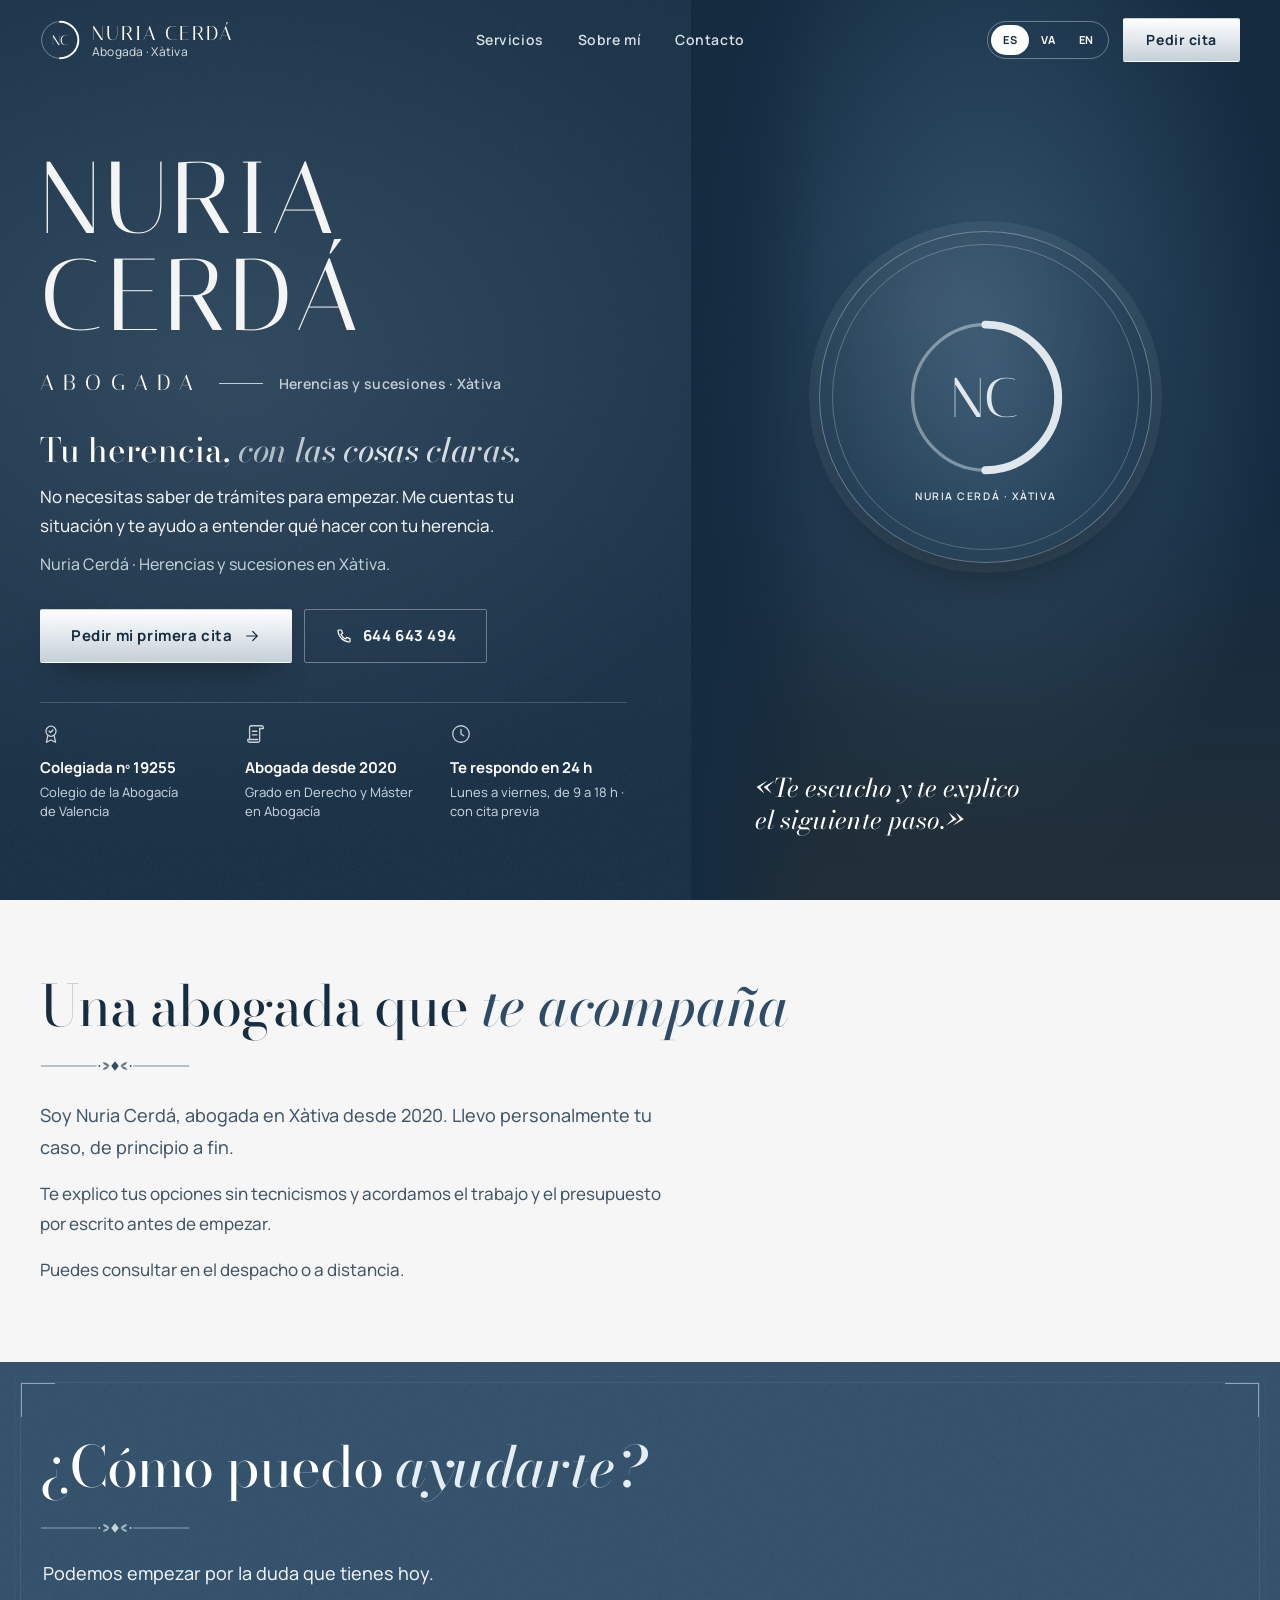
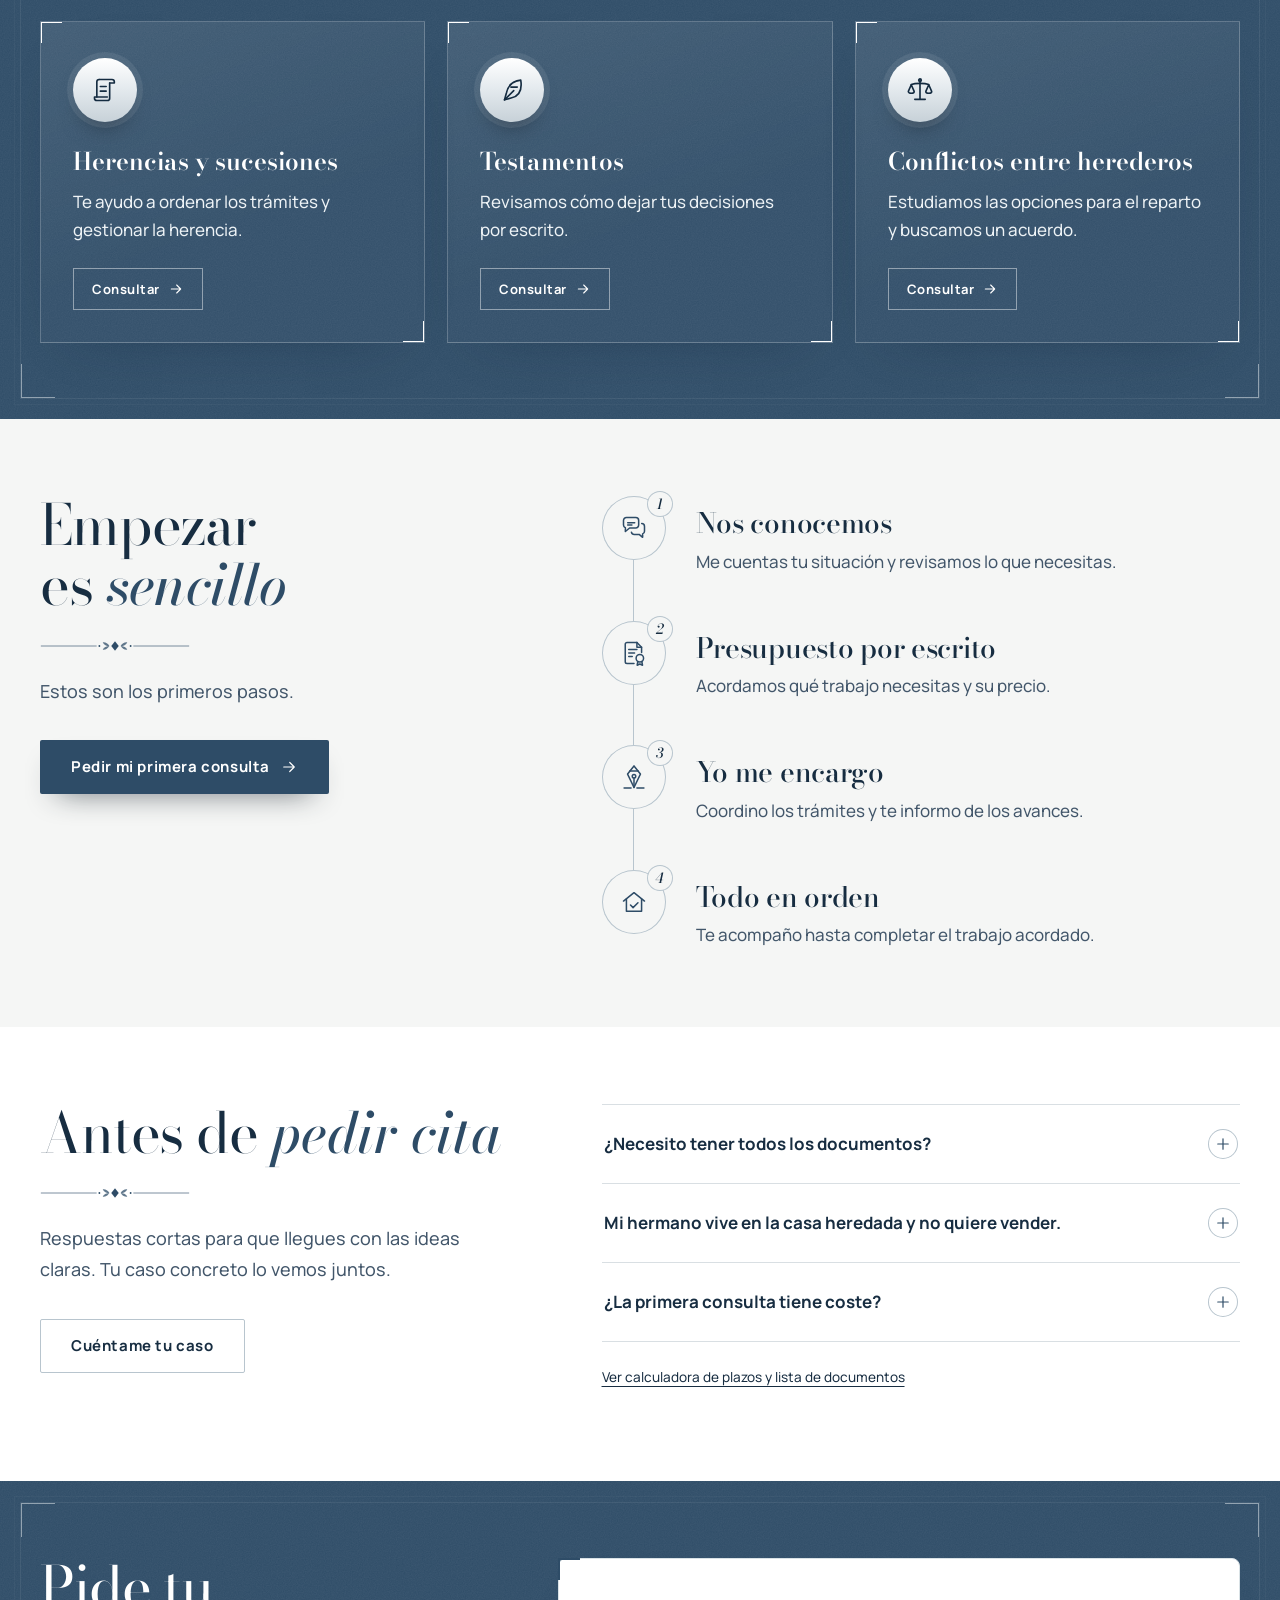
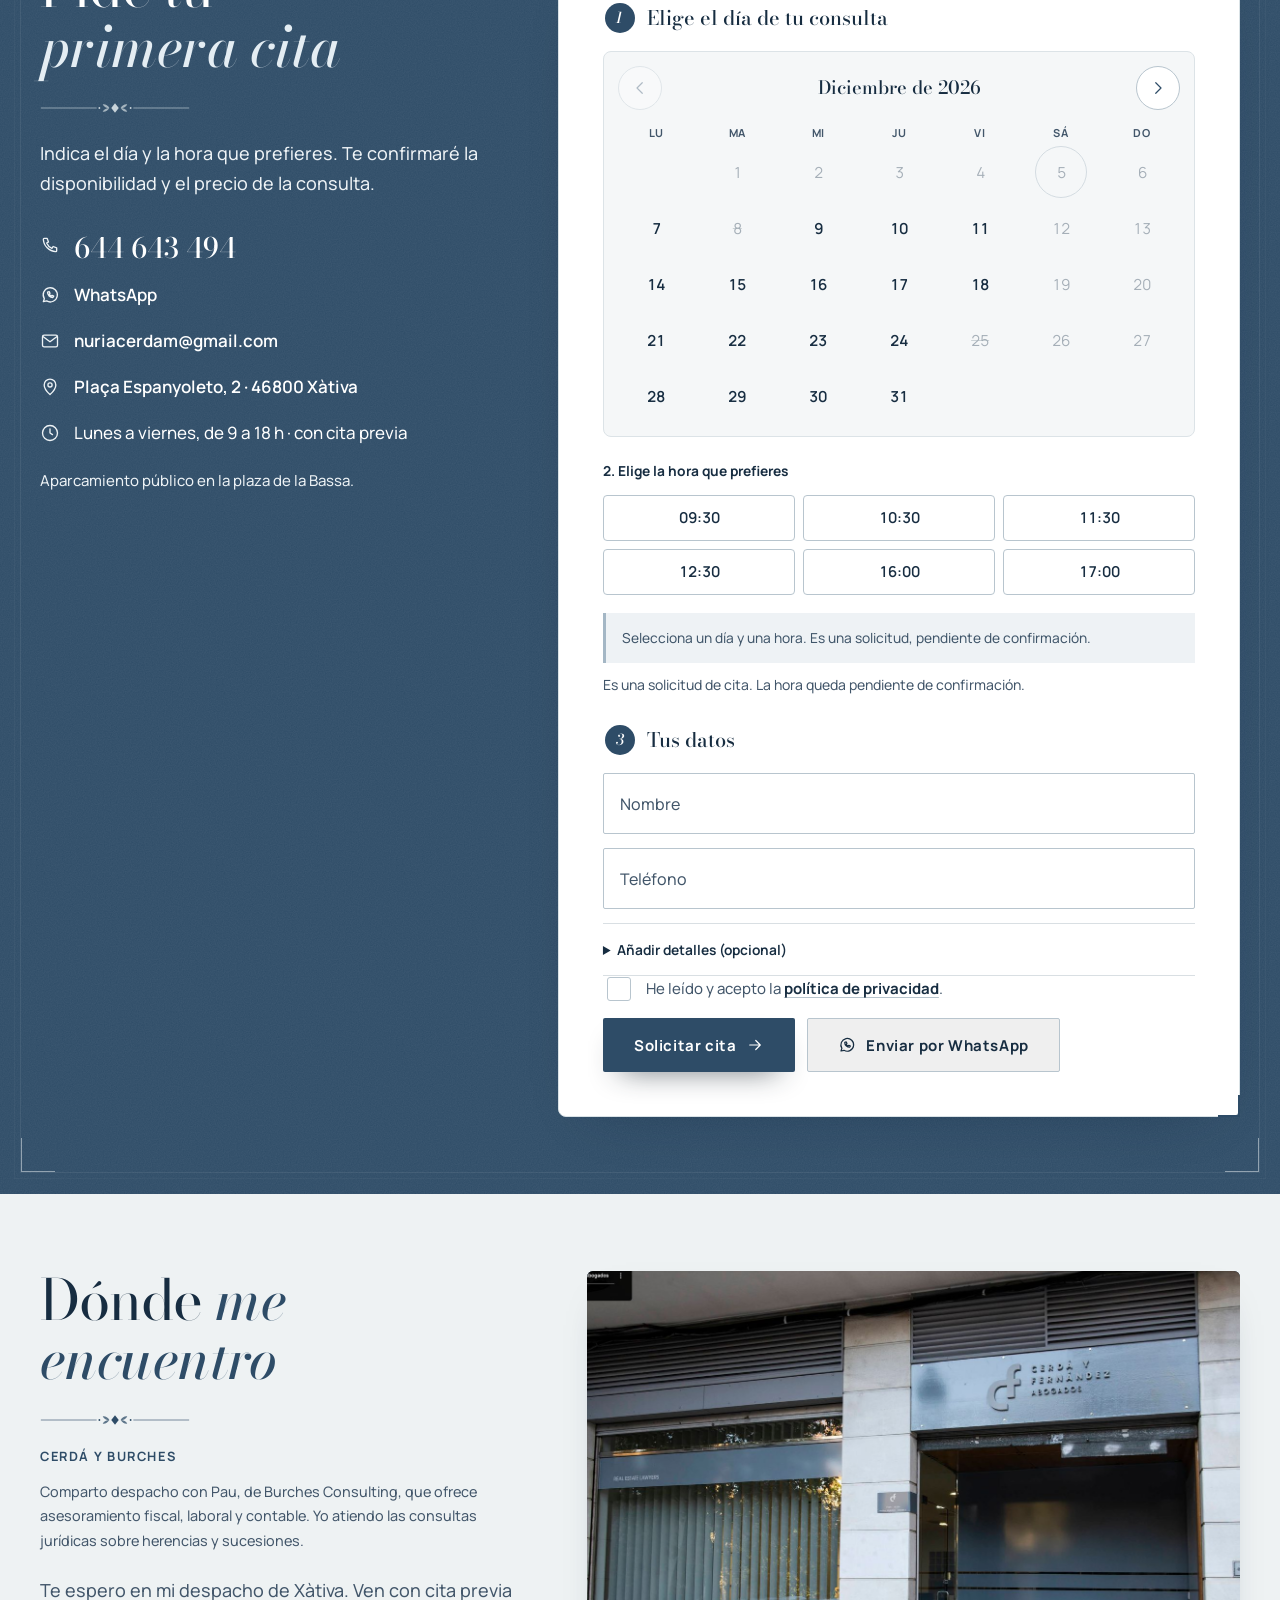
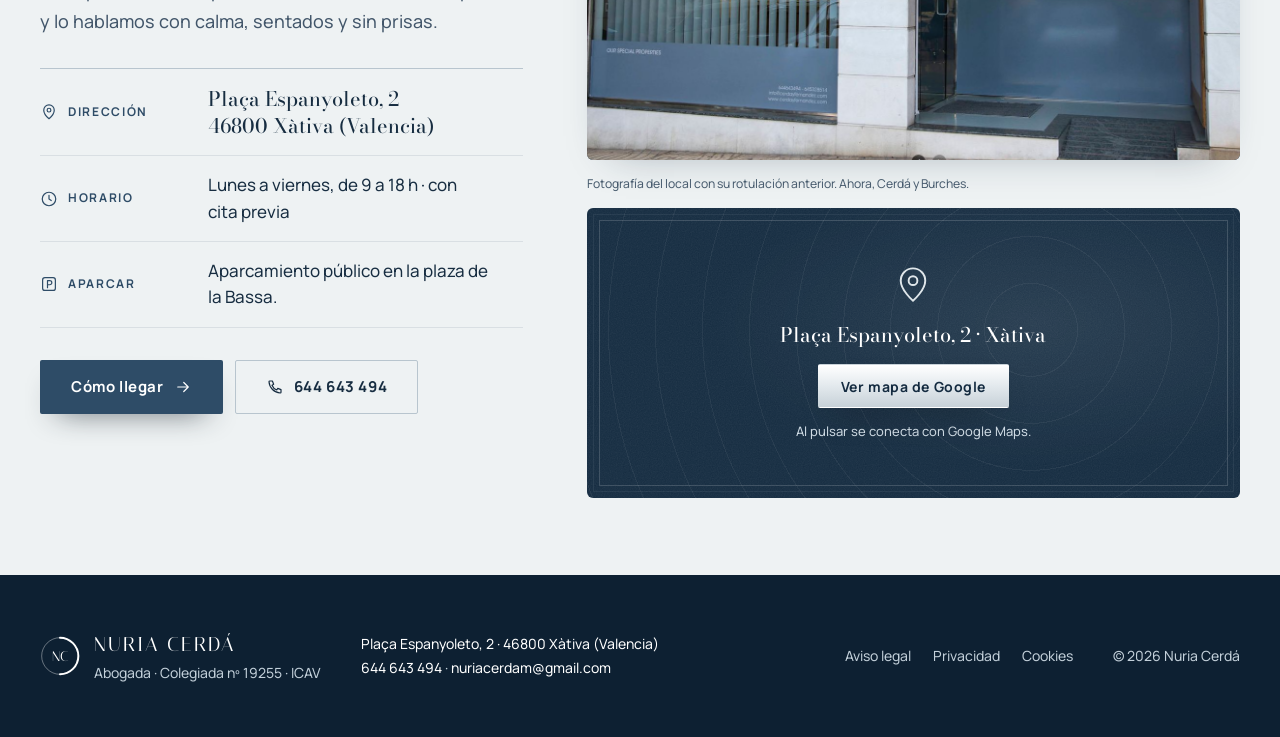
<file: index.html>
<!doctype html>
<html lang="es">
<head>
  <meta charset="utf-8">
  <meta name="viewport" content="width=device-width, initial-scale=1, viewport-fit=cover">
  <title>Nuria Cerdá · Abogada de herencias en Xàtiva</title>
  <meta name="description" content="Nuria Cerdá, abogada en Xàtiva (Valencia) especializada en herencias, testamentos, impuesto de sucesiones, conflictos entre herederos e inmuebles heredados. Atención en castellano y valenciano.">
  <meta name="theme-color" content="#2f3d46">
  <meta property="og:type" content="website">
  <meta property="og:title" content="Nuria Cerdá · Abogada de herencias en Xàtiva">
  <meta property="og:description" content="Tu familia, en buenas manos. Herencias, testamentos, impuesto de sucesiones e inmuebles heredados en Xàtiva y la Costera.">
  <meta property="og:image" content="img/compartir.jpg">
  <meta property="og:image:width" content="1200">
  <meta property="og:image:height" content="630">
  <meta property="og:image:alt" content="Nuria Cerdá, abogada de herencias y sucesiones en Xàtiva">
  <meta name="twitter:card" content="summary_large_image">
  <meta property="og:locale" content="es_ES">
  <meta property="og:locale:alternate" content="ca_ES">
  <meta property="og:locale:alternate" content="en_GB">
  <meta name="robots" content="index, follow">
  <link rel="icon" href="favicon.svg" type="image/svg+xml">
  <link rel="preload" href="fonts/manrope.woff2" as="font" type="font/woff2" crossorigin>
  <link rel="preload" href="fonts/italiana.woff2" as="font" type="font/woff2" crossorigin>
  <link rel="preload" href="fonts/bodoni-moda.woff2" as="font" type="font/woff2" crossorigin>
  <link rel="preload" href="fonts/bodoni-moda-italic.woff2" as="font" type="font/woff2" crossorigin>
  <link rel="stylesheet" href="styles.css?v=20261124-ayudas2">
  <script>document.documentElement.classList.add('js');</script>
  <script type="application/ld+json">
  {
    "@context": "https://schema.org",
    "@type": "LegalService",
    "name": "Nuria Cerdá · Abogada",
    "description": "Abogada de herencias, testamentos y sucesiones en Xàtiva.",
    "telephone": "+34644643494",
    "email": "nuriacerdam@gmail.com",
    "address": { "@type": "PostalAddress", "streetAddress": "Plaça Espanyoleto, 2", "postalCode": "46800", "addressLocality": "Xàtiva", "addressRegion": "Valencia", "addressCountry": "ES" },
    "areaServed": "Xàtiva y la Costera",
    "openingHours": "Mo-Fr 09:00-18:00",
    "knowsLanguage": ["es", "ca", "en"]
  }
  </script>
</head>
<body>
  <a class="skip-link" href="#main" data-i18n="skip">Saltar al contenido</a>

  <!-- Iconos -->
  <svg width="0" height="0" class="sr-only" aria-hidden="true">
    <defs>
      <symbol id="i-scroll" viewBox="0 0 24 24"><path d="M7 3h11a2 2 0 0 1 2 2v1h-4"/><path d="M16 6v13a2 2 0 0 1-2 2H5a2 2 0 0 1-2-2v-1h11"/><path d="M7 3a2 2 0 0 0-2 2v13"/><path d="M8 9h5M8 13h5"/></symbol>
      <symbol id="i-people" viewBox="0 0 24 24"><circle cx="8" cy="8" r="3"/><circle cx="16.5" cy="9" r="2.5"/><path d="M2.5 19c.6-3.2 2.8-5 5.5-5s4.9 1.8 5.5 5"/><path d="M14 14.6c.8-.4 1.6-.6 2.5-.6 2.3 0 4.1 1.6 4.6 4.5"/></symbol>
      <symbol id="i-check" viewBox="0 0 24 24"><path d="M5 12.5l4.5 4.5L19 7.5"/></symbol>
      <symbol id="i-phone" viewBox="0 0 24 24"><path d="M5 4h3.5l1.7 4.3-2.2 1.4a11 11 0 0 0 6.3 6.3l1.4-2.2L20 15.5V19a1 1 0 0 1-1 1A16 16 0 0 1 4 5a1 1 0 0 1 1-1z"/></symbol>
      <symbol id="i-mail" viewBox="0 0 24 24"><rect x="3" y="5" width="18" height="14" rx="2"/><path d="M3.5 6.5L12 13l8.5-6.5"/></symbol>
      <symbol id="i-pin" viewBox="0 0 24 24"><path d="M12 21s-7-6.1-7-11.5a7 7 0 0 1 14 0C19 14.9 12 21 12 21z"/><circle cx="12" cy="9.5" r="2.5"/></symbol>
      <symbol id="i-clock" viewBox="0 0 24 24"><circle cx="12" cy="12" r="9"/><path d="M12 7v5l3 2"/></symbol>
      <symbol id="i-wa" viewBox="0 0 24 24"><path d="M4 20l1.2-3.6A8.5 8.5 0 1 1 8 19.1z"/><path d="M9 8.5c0 3.6 2.9 6.5 6.5 6.5l1-1.6-2-1-1 .9a4.5 4.5 0 0 1-2.4-2.4l.9-1-1-2z"/></symbol>
      <symbol id="i-arrow" viewBox="0 0 24 24"><path d="M5 12h14M13 6l6 6-6 6"/></symbol>
      <symbol id="i-left" viewBox="0 0 24 24"><path d="M15 5l-7 7 7 7"/></symbol>
      <symbol id="i-right" viewBox="0 0 24 24"><path d="M9 5l7 7-7 7"/></symbol>
      <symbol id="i-plus" viewBox="0 0 24 24"><path d="M12 5v14M5 12h14"/></symbol>
      <symbol id="i-close" viewBox="0 0 24 24"><path d="M6 6l12 12M18 6L6 18"/></symbol>
      <symbol id="i-shield" viewBox="0 0 24 24"><path d="M12 3l7.5 3v5.5c0 4.6-3.2 8.3-7.5 9.5-4.3-1.2-7.5-4.9-7.5-9.5V6z"/></symbol>
      <symbol id="i-lock" viewBox="0 0 24 24"><rect x="5" y="10.5" width="14" height="10" rx="2"/><path d="M8 10.5V7.5a4 4 0 0 1 8 0v3"/><circle cx="12" cy="15.5" r="1.3"/></symbol>
      <symbol id="i-cal" viewBox="0 0 24 24"><rect x="3.5" y="5" width="17" height="15" rx="2"/><path d="M3.5 10h17M8 3v4M16 3v4"/></symbol>
      <!-- Pasos del método -->
      <symbol id="i-talk" viewBox="0 0 24 24"><path d="M3 5.5A2.5 2.5 0 0 1 5.5 3h8A2.5 2.5 0 0 1 16 5.5v4a2.5 2.5 0 0 1-2.5 2.5H8.2L4.6 15v-3.2A2.5 2.5 0 0 1 3 9.5z"/><path d="M18.6 8.2A2.5 2.5 0 0 1 21 10.7v4a2.5 2.5 0 0 1-1.6 2.3V20l-3-2.5h-4.2a2.5 2.5 0 0 1-2.4-1.9"/><path d="M6.6 7.5h6M6.6 9.5h3.6"/></symbol>
      <symbol id="i-seal" viewBox="0 0 24 24"><path d="M14.5 3H6a1.5 1.5 0 0 0-1.5 1.5v15A1.5 1.5 0 0 0 6 21h6"/><path d="M14.5 3l4 4v4.5"/><path d="M14.5 3v4h4"/><path d="M7.5 9h7M7.5 12h5M7.5 15h3"/><circle cx="17" cy="16.5" r="3.2"/><path d="M15.3 19.2l-.6 3.3 2.3-1.1 2.3 1.1-.6-3.3"/></symbol>
      <symbol id="i-nib" viewBox="0 0 24 24"><path d="M12 2.5l5.5 7L12 21 6.5 9.5z"/><path d="M12 21v-8.2"/><circle cx="12" cy="11.3" r="1.5"/><path d="M8.4 6.8h7.2"/><path d="M3.5 21.5h6M14.5 21.5h6"/></symbol>
      <symbol id="i-home" viewBox="0 0 24 24"><path d="M3 11.2L12 4l9 7.2"/><path d="M5.5 9.5V20h13V9.5"/><path d="M9 14.6l2.2 2.2L15.4 12.6"/></symbol>
      <!-- Servicios, compromisos y credenciales -->
      <symbol id="i-quill" viewBox="0 0 24 24"><path d="M19.5 3.5C13 4 8.6 8.4 7.2 14.6L5.6 20.4l5.6-1.5C17.5 17.5 21 13 19.5 3.5z"/><path d="M5.6 20.4L13.5 12.5"/><path d="M11 9.5h5.5"/></symbol>
      <symbol id="i-balance" viewBox="0 0 24 24"><path d="M12 4v15.5M7.5 20h9"/><path d="M4.5 7.2C8 6 16 6 19.5 7.2"/><circle cx="12" cy="3.6" r="1.1"/><path d="M4.5 7.5L2 13.2a2.5 1.6 0 0 0 5 0z"/><path d="M19.5 7.5L17 13.2a2.5 1.6 0 0 0 5 0z"/></symbol>
      <symbol id="i-coins" viewBox="0 0 24 24"><ellipse cx="9" cy="6.5" rx="5.5" ry="2.5"/><path d="M3.5 6.5v4c0 1.4 2.5 2.5 5.5 2.5s5.5-1.1 5.5-2.5v-4"/><path d="M3.5 10.5v4c0 1.4 2.5 2.5 5.5 2.5"/><circle cx="16.5" cy="15.5" r="4.5"/><path d="M14.8 17.2l3.4-3.4"/><circle cx="15.1" cy="14" r=".5"/><circle cx="17.9" cy="17" r=".5"/></symbol>
      <symbol id="i-globe" viewBox="0 0 24 24"><circle cx="12" cy="12" r="9"/><path d="M3 12h18"/><path d="M12 3c2.5 2.6 3.8 5.6 3.8 9s-1.3 6.4-3.8 9c-2.5-2.6-3.8-5.6-3.8-9S9.5 5.6 12 3z"/></symbol>
      <symbol id="i-housekey" viewBox="0 0 24 24"><path d="M3 10.6L11 4l8 6.6"/><path d="M5 9v11h6.5"/><circle cx="16.5" cy="15" r="2.6"/><path d="M18.4 16.9L21.5 20M20 18.5l1.3-1.3"/></symbol>
      <symbol id="i-user" viewBox="0 0 24 24"><circle cx="12" cy="8" r="4"/><path d="M4.5 20.5c.8-4 3.8-6.5 7.5-6.5s6.7 2.5 7.5 6.5"/></symbol>
      <symbol id="i-receipt" viewBox="0 0 24 24"><path d="M6 3h12v18l-2-1.4-2 1.4-2-1.4-2 1.4-2-1.4L6 21z"/><path d="M9 8h6M9 11.5h6M9 15h3.5"/></symbol>
      <symbol id="i-bell" viewBox="0 0 24 24"><path d="M6 16v-5a6 6 0 0 1 12 0v5l1.5 2h-15z"/><path d="M10 20.5a2 2 0 0 0 4 0"/></symbol>
      <symbol id="i-hands" viewBox="0 0 24 24"><path d="M2.5 11.5L6 8l3.2 1.2"/><path d="M21.5 11.5L18 8l-4.6 1.5-3.4 3a1.4 1.4 0 0 0 2 2l2.5-2.1"/><path d="M6 8v6.5l4.6 4a1.5 1.5 0 0 0 2-.1l4.4-4.3V8"/></symbol>
      <symbol id="i-award" viewBox="0 0 24 24"><circle cx="12" cy="9" r="5.5"/><path d="M8.6 13.4L7 21l5-2.5 5 2.5-1.6-7.6"/><path d="M10 9l1.4 1.4L14.2 7.6"/></symbol>
      <symbol id="i-quote" viewBox="0 0 24 24"><path d="M10.5 6.5C7.3 7.6 5 10.2 5 14v3.5h5.2v-5.2H7.6c0-2.2 1.1-3.7 3.4-4.6zM19.5 6.5c-3.2 1.1-5.5 3.7-5.5 7.5v3.5h5.2v-5.2h-2.6c0-2.2 1.1-3.7 3.4-4.6z"/></symbol>
      <symbol id="i-park" viewBox="0 0 24 24"><rect x="3.5" y="3.5" width="17" height="17" rx="3"/><path d="M10 17V7.5h3a2.75 2.75 0 0 1 0 5.5h-3"/></symbol>
      <!-- Ayudas: plazos y documentos -->
      <symbol id="i-hourglass" viewBox="0 0 24 24"><path d="M6.5 3h11M6.5 21h11"/><path d="M7.5 3c0 4.6 4.5 6 4.5 9s-4.5 4.4-4.5 9M16.5 3c0 4.6-4.5 6-4.5 9s4.5 4.4 4.5 9"/><path d="M9.5 18.5c.8-1.2 1.6-1.8 2.5-1.8s1.7.6 2.5 1.8"/></symbol>
      <symbol id="i-folder" viewBox="0 0 24 24"><path d="M3 6.5A1.5 1.5 0 0 1 4.5 5h4l2 2h9A1.5 1.5 0 0 1 21 8.5v9a1.5 1.5 0 0 1-1.5 1.5h-15A1.5 1.5 0 0 1 3 17.5z"/><path d="M8.5 13l2.5 2.5L15.5 11"/></symbol>
      <symbol id="i-print" viewBox="0 0 24 24"><path d="M7 9V3.5h10V9"/><rect x="3.5" y="9" width="17" height="7.5" rx="1.5"/><path d="M7 14h10v6.5H7z"/></symbol>
      <!-- Separador fino -->
      <symbol id="ornament" viewBox="0 0 240 24"><g fill="none" stroke="currentColor" stroke-linecap="round"><path class="orn-line" pathLength="1" d="M2 12h88"/><path class="orn-line" pathLength="1" d="M238 12H150"/></g><g fill="currentColor"><circle cx="95" cy="12" r="1.5"/><circle cx="145" cy="12" r="1.5"/><path d="M120 4.5l6 7.5-6 7.5-6-7.5z"/><path d="M111 12c-2.6-4.4-6.6-6.4-10.6-5.8 1.8 3.8 5.8 5.8 10.6 5.8z" opacity=".75"/><path d="M111 12c-2.6 4.4-6.6 6.4-10.6 5.8 1.8-3.8 5.8-5.8 10.6-5.8z" opacity=".75"/><path d="M129 12c2.6-4.4 6.6-6.4 10.6-5.8-1.8 3.8-5.8 5.8-10.6 5.8z" opacity=".75"/><path d="M129 12c2.6 4.4 6.6 6.4 10.6 5.8-1.8-3.8-5.8-5.8-10.6-5.8z" opacity=".75"/></g></symbol>
      <!-- Monograma -->
      <symbol id="mark" viewBox="0 0 48 48"><path d="M24 2c12 0 22 10 22 22S36 46 24 46" fill="none" stroke="currentColor" stroke-width="2.4" stroke-linecap="round"/><path d="M24 46C12 46 2 36 2 24S12 2 24 2" fill="none" stroke="currentColor" stroke-width="1" opacity=".45"/><text x="24" y="30" text-anchor="middle" font-family="Italiana, Didot, serif" font-size="17" fill="currentColor">NC</text></symbol>
    </defs>
  </svg>

  <!-- ===================== CABECERA ===================== -->
  <header class="site-header">
    <div class="container header-inner">
      <a class="brand" href="#top" aria-label="Nuria Cerdá, inicio">
        <svg class="brand-mark" aria-hidden="true"><use href="#mark"/></svg>
        <span class="brand-text"><span class="brand-name">Nuria Cerdá</span><span class="brand-role" data-i18n="role">Abogada · Xàtiva</span></span>
      </a>

      <nav class="nav" aria-label="Principal">
        <ul class="nav-list">
          <li><a href="#servicios" data-i18n="nav.services">Servicios</a></li>
          <li><a href="#sobre-mi" data-i18n="nav.about">Sobre mí</a></li>
          <li><a href="#cita" data-i18n="nav.contact">Contacto</a></li>
        </ul>
      </nav>

      <div class="header-actions">
        <div class="lang" role="group" aria-label="Idioma / Llengua / Language">
          <button class="lang-btn" type="button" data-lang="es" aria-pressed="true">ES</button>
          <button class="lang-btn" type="button" data-lang="va" aria-pressed="false">VA</button>
          <button class="lang-btn" type="button" data-lang="en" aria-pressed="false">EN</button>
          <span class="lang-thumb" aria-hidden="true"></span>
        </div>
        <a class="btn btn-cta btn-sm header-cta" href="#cita" data-i18n="cta.book">Pedir cita</a>
        <button class="menu-toggle" type="button" aria-expanded="false" aria-controls="mobile-menu">
          <span class="sr-only" data-i18n="menu">Menú</span><span class="burger" aria-hidden="true"><span></span><span></span></span>
        </button>
      </div>
    </div>

    <span class="scroll-progress" aria-hidden="true"></span>
    <div class="mobile-menu" id="mobile-menu" hidden>
      <ul>
        <li><a href="#servicios" data-i18n="nav.services">Servicios</a></li>
        <li><a href="#sobre-mi" data-i18n="nav.about">Sobre mí</a></li>
        <li><a href="#cita" data-i18n="nav.contact">Contacto</a></li>
      </ul>
      <a class="btn btn-navy" href="#cita" data-i18n="cta.book">Pedir cita</a>
      <a class="mobile-menu-phone" href="tel:+34644643494"><svg class="i"><use href="#i-phone"/></svg>644 643 494</a>
    </div>
  </header>

  <main id="main">
    <!-- ===================== PORTADA ===================== -->
    <section class="hero" id="top">
      <div class="hero-copy">
        <h1 class="hero-name">
          <span class="sr-only">Nuria Cerdá, abogada de herencias en Xàtiva</span>
          <span class="name-line" aria-hidden="true"><span data-split-name>Nuria</span></span>
          <span class="name-line" aria-hidden="true"><span data-split-name>Cerdá</span></span>
        </h1>
        <p class="hero-role" data-hero="1"><span data-i18n="hero.role">Abogada</span> <span class="hero-role-sep" aria-hidden="true"></span> <span data-i18n="hero.eyebrow">Herencias y sucesiones · Xàtiva</span></p>
        <p class="hero-claim" data-hero="2"><span data-i18n="hero.t1">Tu herencia,</span> <em class="t-bold" data-i18n="hero.t2">en buenas manos.</em></p>
        <p class="hero-lead" data-hero="3" data-i18n-html="hero.lead">No necesitas saber de trámites para empezar. Me cuentas tu situación y te ayudo a entender qué hacer con tu herencia.</p>
        <p class="hero-lead hero-lead--2" data-hero="3" data-i18n="hero.lead2">Nuria Cerdá · Herencias y sucesiones en Xàtiva.</p>
        <div class="hero-ctas" data-hero="4">
          <a class="btn btn-silver" href="#cita"><span data-i18n="cta.talk">Pedir mi primera cita</span><svg class="i"><use href="#i-arrow"/></svg></a>
          <a class="btn btn-ghost" href="tel:+34644643494"><svg class="i"><use href="#i-phone"/></svg>644 643 494</a>
        </div>
        <ul class="hero-creds" data-hero="5">
          <li><svg class="i"><use href="#i-award"/></svg><strong data-i18n="f1.t">Colegiada nº 19255</strong><span data-i18n="f1.d">Colegio de la Abogacía de Valencia</span></li>
          <li><svg class="i"><use href="#i-scroll"/></svg><strong data-i18n="f2.t">Abogada desde 2020</strong><span data-i18n="f2.d">Grado en Derecho y Máster en Abogacía</span></li>
          <li><svg class="i"><use href="#i-clock"/></svg><strong data-i18n="hero.c3">Te respondo en 24 h</strong><span data-i18n="book.hours">Lunes a viernes, de 9 a 18 h · con cita previa</span></li>
        </ul>
      </div>

      <figure class="hero-portrait">
        <div class="hp-photo">
          <!-- FOTO DE NURIA: guárdala como img/nuria-hero.jpg (vertical, 1200×1500 o mayor) y aparecerá aquí sola -->
          <div class="hp-empty" aria-hidden="true">
            <div class="nc-medallion"><span class="nc-ring"></span><svg viewBox="0 0 120 120"><use href="#mark"/></svg><span class="nc-medallion-label">NURIA CERDÁ · XÀTIVA</span></div>
          </div>
        </div>
        <svg class="hp-frame" aria-hidden="true" preserveAspectRatio="none"><rect x="0.5" y="0.5" pathLength="1"/></svg>
        <figcaption class="hp-caption" data-hero="6">
          <p class="hp-quote" data-i18n="hero.note">«Te escucho y te explico el siguiente paso.»</p>
        </figcaption>
      </figure>
    </section>


    <!-- ===================== SOBRE MÍ ===================== -->
    <section class="section about" id="sobre-mi">
      <svg class="wm wm--mark" aria-hidden="true"><use href="#mark"/></svg>
      <div class="container about-grid">


        <div class="about-copy" data-reveal>
          <h2 class="section-title" data-i18n-html="about.title">Una abogada que <em>te acompaña</em></h2>
          <svg class="ornament" aria-hidden="true"><use href="#ornament"/></svg>
          <p class="lead" data-i18n="about.p1">Soy Nuria Cerdá, abogada en Xàtiva desde 2020. Llevo personalmente tu caso, de principio a fin.</p>
          <p data-i18n="about.p2">Te explico tus opciones sin tecnicismos y acordamos el trabajo y el presupuesto por escrito antes de empezar.</p>
          <p data-i18n="about.p3">Puedes consultar en el despacho o a distancia.</p>

        </div>
      </div>
    </section>

    <!-- ===================== SITUACIONES ===================== -->


    <!-- ===================== SERVICIOS ===================== -->
    <section class="section services is-navy" id="servicios">
      <div class="container">
        <header class="head" data-reveal>
          <h2 class="section-title" data-i18n-html="services.title">¿Cómo puedo <em>ayudarte?</em></h2>
          <svg class="ornament" aria-hidden="true"><use href="#ornament"/></svg>
          <p class="lead" data-i18n="services.intro">Podemos empezar por la duda que tienes hoy.</p>
        </header>

        <ul class="svc-list" data-reveal-group>
          <li class="svc" data-reveal>
            <span class="svc-ic" aria-hidden="true"><svg class="i"><use href="#i-scroll"/></svg></span>
            <h3 data-i18n="s1.t">Herencias y sucesiones</h3>
            <p data-i18n="s1.d">Te ayudo a ordenar los trámites y gestionar la herencia.</p>
            <a class="svc-link" href="#cita" data-topic="Herencias y sucesiones"><span data-i18n="card.btn">Consultar</span><svg class="i"><use href="#i-arrow"/></svg></a>
          </li>
          <li class="svc" data-reveal>
            <span class="svc-ic" aria-hidden="true"><svg class="i"><use href="#i-quill"/></svg></span>
            <h3 data-i18n="s2.t">Testamentos</h3>
            <p data-i18n="s2.d">Revisamos cómo dejar tus decisiones por escrito.</p>
            <a class="svc-link" href="#cita" data-topic="Testamentos"><span data-i18n="card.btn">Consultar</span><svg class="i"><use href="#i-arrow"/></svg></a>
          </li>
          <li class="svc" data-reveal>
            <span class="svc-ic" aria-hidden="true"><svg class="i"><use href="#i-balance"/></svg></span>
            <h3 data-i18n="s3.t">Conflictos entre herederos</h3>
            <p data-i18n="s3.d">Estudiamos las opciones para el reparto y buscamos un acuerdo.</p>
            <a class="svc-link" href="#cita" data-topic="Conflictos entre herederos"><span data-i18n="card.btn">Consultar</span><svg class="i"><use href="#i-arrow"/></svg></a>
          </li>



        </ul>
      </div>
    </section>

    <!-- ===================== COMPROMISO ===================== -->


    <!-- ===================== MÉTODO ===================== -->
    <section class="section method" id="metodo">
      <div class="container method-grid">
        <header class="head head--left" data-reveal>
          <h2 class="section-title" data-i18n-html="method.title">Empezar es <em>sencillo</em></h2>
          <svg class="ornament" aria-hidden="true"><use href="#ornament"/></svg>
          <p class="lead" data-i18n="method.lead">Estos son los primeros pasos.</p>
          <a class="btn btn-navy" href="#cita"><span data-i18n="cta.consult">Pedir mi primera consulta</span><svg class="i"><use href="#i-arrow"/></svg></a>
        </header>

        <div class="steps-wrap">
          <span class="steps-rail" aria-hidden="true"><span class="steps-fill"></span><span class="steps-dot"></span></span>
          <ol class="steps">
            <li class="step" data-reveal><span class="step-num"><svg class="i"><use href="#i-talk"/></svg><b>1</b></span><div><h3 data-i18n="m1t">Nos conocemos</h3><p data-i18n="m1c">Me cuentas tu situación y revisamos lo que necesitas.</p></div></li>
            <li class="step" data-reveal><span class="step-num"><svg class="i"><use href="#i-seal"/></svg><b>2</b></span><div><h3 data-i18n="m2t">Presupuesto por escrito</h3><p data-i18n="m2c">Acordamos qué trabajo necesitas y su precio.</p></div></li>
            <li class="step" data-reveal><span class="step-num"><svg class="i"><use href="#i-nib"/></svg><b>3</b></span><div><h3 data-i18n="m3t">Yo me encargo</h3><p data-i18n="m3c">Coordino los trámites y te informo de los avances.</p></div></li>
            <li class="step" data-reveal><span class="step-num"><svg class="i"><use href="#i-home"/></svg><b>4</b></span><div><h3 data-i18n="m4t">Todo en orden</h3><p data-i18n="m4c">Te acompaño hasta completar el trabajo acordado.</p></div></li>
          </ol>
        </div>
      </div>
    </section>

    <!-- ===================== AYUDAS: PLAZOS Y DOCUMENTOS ===================== -->


    <!-- ===================== PREGUNTAS ===================== -->
    <section class="section faq" id="preguntas">
      <div class="container faq-grid">
        <header class="head head--left" data-reveal>
          <h2 class="section-title" data-i18n-html="faq.title">Antes de <em>pedir cita</em></h2>
          <svg class="ornament" aria-hidden="true"><use href="#ornament"/></svg>
          <p class="lead" data-i18n="faq.note">Respuestas cortas para que llegues con las ideas claras. Tu caso concreto lo vemos juntos.</p>
          <a class="btn btn-line" href="#cita" data-i18n="cta.case">Cuéntame tu caso</a>
        </header>

        <div class="faq-list" data-reveal>
          <details class="qa"><summary><span data-i18n="conversion.documents">¿Necesito tener todos los documentos?</span><svg class="i"><use href="#i-plus"/></svg></summary><div class="qa-body"><p data-i18n="conversion.documentsAnswer">No. Trae lo que tengas y revisamos juntos qué falta.</p></div></details>
<details class="qa"><summary><span data-i18n="q10">Mi hermano vive en la casa heredada y no quiere vender.</span><svg class="i"><use href="#i-plus"/></svg></summary><div class="qa-body"><p data-i18n="a10">Nadie está obligado a compartir una herencia para siempre: cualquier heredero puede pedir que se reparta. Antes de llegar a juicio busco un acuerdo: vender, comprarle su parte o pactar un alquiler.</p></div></details>
<details class="qa"><summary><span data-i18n="q6">¿La primera consulta tiene coste?</span><svg class="i"><use href="#i-plus"/></svg></summary><div class="qa-body"><p data-i18n="a6">Sí. Te indicaré su precio al confirmar la cita, antes de reunirnos. El trabajo posterior se presupuesta por escrito.</p></div></details><p class="secondary-tools"><a href="ayudas.html" data-i18n="conversion.tools">Ver calculadora de plazos y lista de documentos</a></p>









        </div>
      </div>
    </section>

    <!-- ===================== CITA / CONTACTO ===================== -->
    <section class="section booking is-navy" id="cita">
      <div class="container booking-grid">
        <aside class="contact-card" data-reveal>
          <h2 class="section-title" data-i18n-html="book.title">Pide tu <em>primera cita</em></h2>
          <svg class="ornament" aria-hidden="true"><use href="#ornament"/></svg>
          <p class="lead" data-i18n="book.lead">Indica el día y la hora que prefieres. Te confirmaré la disponibilidad y el precio de la consulta.</p>
          <ul class="contact-list">
            <li><svg class="i"><use href="#i-phone"/></svg><a href="tel:+34644643494">644 643 494</a></li>
            <li><svg class="i"><use href="#i-wa"/></svg><a href="https://wa.me/34644643494" target="_blank" rel="noopener">WhatsApp</a></li>
            <li><svg class="i"><use href="#i-mail"/></svg><a href="mailto:nuriacerdam@gmail.com">nuriacerdam@gmail.com</a></li>
            <li><svg class="i"><use href="#i-pin"/></svg><a href="https://www.google.com/maps/search/?api=1&amp;query=Pla%C3%A7a%20Espanyoleto%202%2C%2046800%20X%C3%A0tiva" target="_blank" rel="noopener">Plaça Espanyoleto, 2 · 46800 Xàtiva</a></li>
            <li><svg class="i"><use href="#i-clock"/></svg><span data-i18n="book.hours">Lunes a viernes, de 9 a 18 h · con cita previa</span></li>
          </ul>
          <p class="contact-note" data-i18n="book.parking">Aparcamiento público en la plaza de la Bassa.</p>
        </aside>

        <form class="booking-form js-mail-form" data-form="booking" novalidate data-reveal>
          <fieldset class="when">
            <legend class="form-legend"><span class="step-dot">1</span><span data-i18n="book.when">Elige el día de tu consulta</span></legend>
            <div class="cal">
              <div class="cal-head">
                <button class="cal-nav" type="button" data-dir="-1" aria-label="Mes anterior"><svg class="i"><use href="#i-left"/></svg></button>
                <p class="cal-title" id="cal-title" aria-live="polite"></p>
                <button class="cal-nav" type="button" data-dir="1" aria-label="Mes siguiente"><svg class="i"><use href="#i-right"/></svg></button>
              </div>
              <div class="cal-week" id="cal-week" aria-hidden="true"></div>
              <div class="cal-grid" id="cal-grid" role="group" aria-labelledby="cal-title"></div>
            </div>
            <p class="slot-heading" data-i18n="new.time">2. Elige la hora que prefieres</p><div class="slots" role="group" aria-label="Hora">
              <button class="slot" type="button" aria-pressed="false">09:30</button>
              <button class="slot" type="button" aria-pressed="false">10:30</button>
              <button class="slot" type="button" aria-pressed="false">11:30</button>
              <button class="slot" type="button" aria-pressed="false">12:30</button>
              <button class="slot" type="button" aria-pressed="false">16:00</button>
              <button class="slot" type="button" aria-pressed="false">17:00</button>
            </div>
            <p class="field-error when-error" id="when-e" data-i18n="err.when">Elige un día y una hora.</p>
            <p class="booking-summary" data-booking-summary aria-live="polite"></p><p class="hint" data-i18n="book.note">Es una solicitud de cita. La hora queda pendiente de confirmación.</p>
          </fieldset>

          <fieldset class="you">
            <legend class="form-legend"><span class="step-dot">3</span><span data-i18n="book.you">Tus datos</span></legend>
            <div class="field"><input id="b-name" name="name" type="text" autocomplete="name" placeholder=" " required><label for="b-name" data-i18n="f.name">Nombre</label><p class="field-error" id="b-name-e" data-i18n="err.name">Indica tu nombre.</p></div>
            <div class="field"><input id="b-phone" name="phone" type="tel" autocomplete="tel" inputmode="tel" placeholder=" " required><label for="b-phone" data-i18n="f.phone">Teléfono</label><p class="field-error" id="b-phone-e" data-i18n="err.phone">Indica un teléfono de contacto.</p></div><details class="form-optional"><summary data-i18n="conversion.optional">Añadir detalles (opcional)</summary><div class="field"><input id="b-email" name="email" type="email" autocomplete="email" placeholder=" "><label for="b-email">Email</label><p class="field-error" id="b-email-e" data-i18n="err.email">Revisa el email.</p></div>
            <div class="field field--select">
              <select id="b-topic" name="topic">
                <option data-i18n="s1.t" value="Herencias y sucesiones">Herencias y sucesiones</option>
                <option data-i18n="s2.t" value="Testamentos">Testamentos</option>
                <option data-i18n="s3.t" value="Conflictos entre herederos">Conflictos entre herederos</option>
                <option data-i18n="s4.t" value="Impuesto de sucesiones">Impuesto de sucesiones</option>
                <option data-i18n="s5.t" value="Herencias internacionales">Herencias internacionales</option>
                <option data-i18n="s6.t" value="Gestión y compraventa de inmuebles">Gestión y compraventa de inmuebles</option>
                <option data-i18n="o.other" value="Otro asunto">Otro asunto</option>
              </select>
              <label for="b-topic" data-i18n="f.topic">Asunto</label>
            </div>
            <div class="field"><textarea id="b-msg" name="message" rows="3" placeholder=" "></textarea><label for="b-msg" data-i18n="f.details">¿Quieres contarme algo de tu caso? (opcional)</label></div>
</details>
            <div class="field field--check">
              <input id="b-privacy" name="privacy" type="checkbox" required>
              <label for="b-privacy"><span data-i18n="f.privacy">He leído y acepto la</span> <a href="privacidad.html" target="_blank" data-i18n="f.privacyLink">política de privacidad</a>.</label>
              <p class="field-error" id="b-privacy-e" data-i18n="err.privacy">Debes aceptar la política de privacidad.</p>
            </div>
            <div class="form-actions">
              <button class="btn btn-navy" type="submit"><span data-i18n="book.send">Solicitar cita</span><svg class="i"><use href="#i-arrow"/></svg></button>
              <button class="btn btn-line" type="button" data-send="wa"><svg class="i"><use href="#i-wa"/></svg><span data-i18n="book.wa">Enviar por WhatsApp</span></button>
            </div>
          </fieldset>
        </form>
      </div>
    </section>

    <!-- ===================== DÓNDE ME ENCUENTRO ===================== -->
    <section class="section location" id="despacho">
      <div class="container location-grid">
        <div class="location-copy" data-reveal>
          <h2 class="section-title" data-i18n-html="loc.title">Dónde <em>me encuentro</em></h2>
          <svg class="ornament" aria-hidden="true"><use href="#ornament"/></svg>
          <p class="location-brand">Cerdá y Burches</p><p class="office-reference" data-i18n="office.reference">Comparto despacho con Pau, de Burches Consulting, que ofrece asesoramiento fiscal, laboral y contable. Yo atiendo las consultas jurídicas sobre herencias y sucesiones.</p><p class="lead" data-i18n="loc.lead">Te espero en mi despacho de Xàtiva. Ven con cita previa y lo hablamos con calma, sentados y sin prisas.</p>
          <dl class="loc-list">
            <div><dt><svg class="i" aria-hidden="true"><use href="#i-pin"/></svg><span data-i18n="loc.addr">Dirección</span></dt><dd>Plaça Espanyoleto, 2<br>46800 Xàtiva (Valencia)</dd></div>
            <div><dt><svg class="i" aria-hidden="true"><use href="#i-clock"/></svg><span data-i18n="loc.hours">Horario</span></dt><dd data-i18n="book.hours">Lunes a viernes, de 9 a 18 h · con cita previa</dd></div>
            <div><dt><svg class="i" aria-hidden="true"><use href="#i-park"/></svg><span data-i18n="loc.park">Aparcar</span></dt><dd data-i18n="book.parking">Aparcamiento público en la plaza de la Bassa.</dd></div>
          </dl>
          <div class="loc-ctas">
            <a class="btn btn-navy" href="https://www.google.com/maps/dir/?api=1&amp;destination=Pla%C3%A7a%20Espanyoleto%202%2C%2046800%20X%C3%A0tiva" target="_blank" rel="noopener"><span data-i18n="loc.route">Cómo llegar</span><svg class="i"><use href="#i-arrow"/></svg></a>
            <a class="btn btn-line" href="tel:+34644643494"><svg class="i"><use href="#i-phone"/></svg>644 643 494</a>
          </div>
        </div>

        <div class="loc-visual" data-reveal>
          <figure class="loc-photo">
            <!-- FOTO DE LA FACHADA: guárdala como img/fachada-despacho.jpg (horizontal, 1200×900) y aparecerá aquí sola -->
            <img src="img/fachada-despacho.jpg" alt="Fachada del despacho de Nuria Cerdá en la plaza Espanyoleto de Xàtiva" width="1200" height="900" loading="lazy" data-optional>
            <div class="hp-empty" aria-hidden="true">
              <svg class="loc-empty-ic"><use href="#i-home"/></svg>
              <span data-i18n="ph.facade">Aquí irá la foto del despacho</span>
            </div>
          </figure>
          <p class="facade-caption" data-i18n="new.facade">Fotografía del local con su rotulación anterior. Ahora, Cerdá y Burches.</p>
          <div class="loc-map" id="loc-map">
            <div class="loc-map-cover">
              <svg class="loc-map-pin" aria-hidden="true"><use href="#i-pin"/></svg>
              <p class="loc-map-addr">Plaça Espanyoleto, 2 · Xàtiva</p>
              <button class="btn btn-silver btn-sm" type="button" id="loc-map-btn" data-i18n="loc.map">Ver mapa de Google</button>
              <p class="loc-map-note" data-i18n="loc.mapNote">Al pulsar se conecta con Google Maps.</p>
            </div>
          </div>
        </div>
      </div>
    </section>
  </main>

  <!-- ===================== PIE ===================== -->
  <footer class="site-footer">
    <div class="container footer-inner">
      <div class="footer-brand">
        <svg class="brand-mark" aria-hidden="true"><use href="#mark"/></svg>
        <div><p class="brand-name">Nuria Cerdá</p><p class="footer-role" data-i18n="footer.role">Abogada · Colegiada nº 19255 · ICAV</p></div>
      </div>
      <address class="footer-addr"><a href="#despacho">Plaça Espanyoleto, 2 · 46800 Xàtiva (Valencia)</a><br><a href="tel:+34644643494">644 643 494</a> · <a href="mailto:nuriacerdam@gmail.com">nuriacerdam@gmail.com</a></address>
      <ul class="footer-links">
        <li><a href="aviso-legal.html" data-i18n="footer.legal">Aviso legal</a></li>
        <li><a href="privacidad.html" data-i18n="footer.privacy">Privacidad</a></li>
        <li><a href="cookies.html">Cookies</a></li>
      </ul>
      <p class="footer-copy">© <span id="year">2026</span> Nuria Cerdá</p>
    </div>
  </footer>

  <!-- Barra fija en móvil -->
  <nav class="mobile-bar" aria-label="Contacto rápido">
    <a href="tel:+34644643494"><svg class="i"><use href="#i-phone"/></svg><span data-i18n="bar.call">Llamar</span></a>
    <a href="https://wa.me/34644643494" target="_blank" rel="noopener"><svg class="i"><use href="#i-wa"/></svg>WhatsApp</a>
    <a href="#cita" class="is-main"><svg class="i"><use href="#i-cal"/></svg><span data-i18n="cta.book">Pedir cita</span></a>
  </nav>

  <!-- Confirmación tras enviar -->
  <dialog class="modal" id="thanks" aria-labelledby="thanks-t">
    <button class="modal-close" type="button" data-close aria-label="Cerrar"><svg class="i"><use href="#i-close"/></svg></button>
    <h2 id="thanks-t" class="modal-title" data-i18n="ok.title">Gracias por tu mensaje</h2>
    <p data-i18n="ok.mail">Se ha abierto tu correo con la solicitud ya preparada. Solo tienes que pulsar «Enviar». Te responderé en un máximo de 24 horas.</p>
    <svg class="ornament" aria-hidden="true"><use href="#ornament"/></svg>
    <button class="btn btn-navy btn-sm" type="button" data-close data-i18n="ok.close">Cerrar</button>
  </dialog>

  <script src="main.js?v=20261124-ayudas2" defer></script>
</body>
</html>
</file>
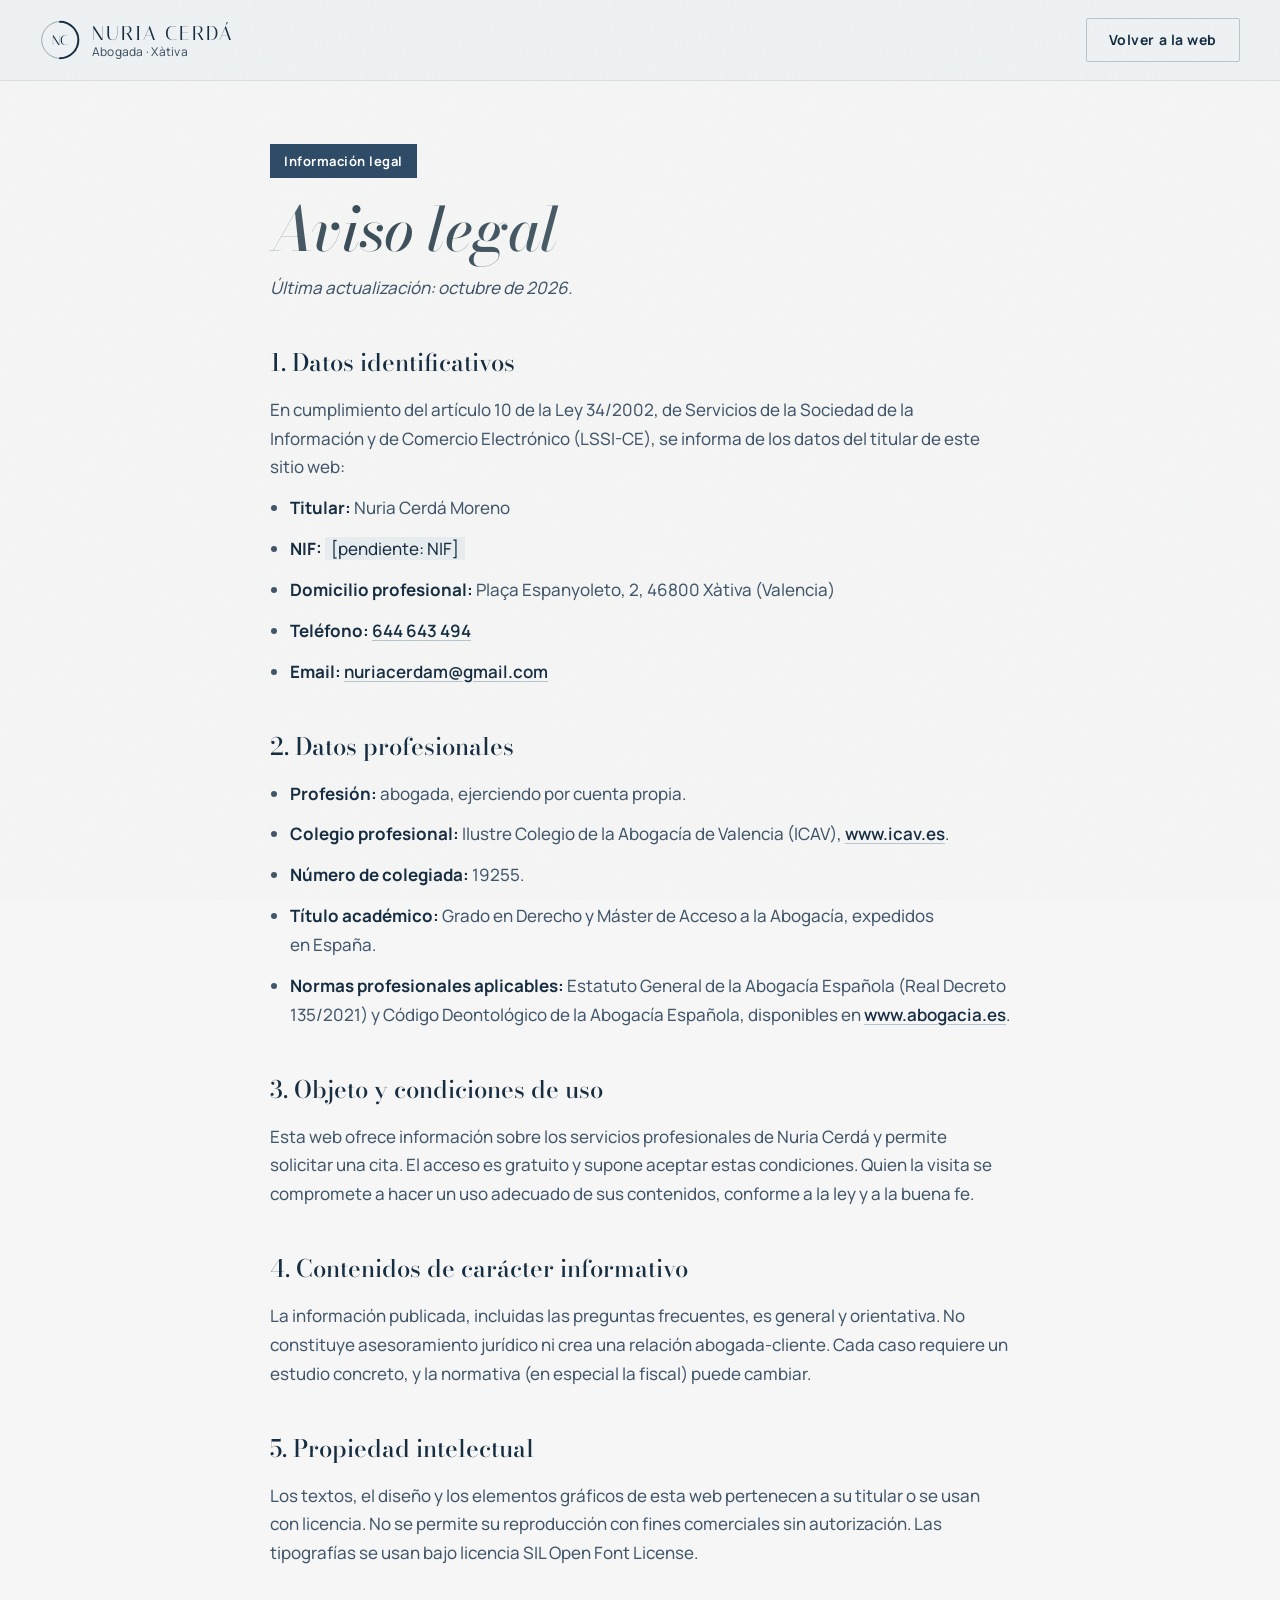
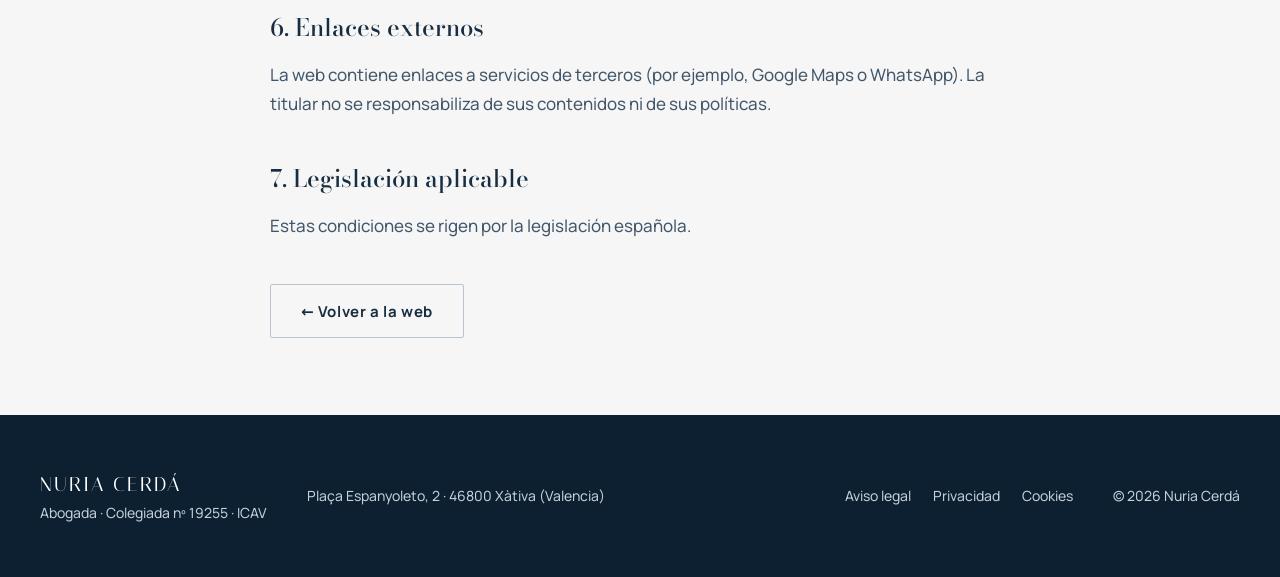
<file: aviso-legal.html>
<!doctype html>
<html lang="es">
<head>
  <meta charset="utf-8">
  <meta name="viewport" content="width=device-width, initial-scale=1, viewport-fit=cover">
  <title>Aviso legal · Nuria Cerdá, abogada en Xàtiva</title>
  <meta name="robots" content="noindex, follow">
  <meta name="theme-color" content="#14273b">
  <link rel="icon" href="favicon.svg" type="image/svg+xml">
  <link rel="stylesheet" href="styles.css?v=106">
</head>
<body>
  <header class="site-header is-scrolled">
    <div class="container header-inner">
      <a class="brand" href="index.html" aria-label="Nuria Cerdá, inicio">
        <svg class="brand-mark" viewBox="0 0 48 48" aria-hidden="true"><path d="M24 2c12 0 22 10 22 22S36 46 24 46" fill="none" stroke="currentColor" stroke-width="2.4" stroke-linecap="round"/><path d="M24 46C12 46 2 36 2 24S12 2 24 2" fill="none" stroke="currentColor" stroke-width="1" opacity=".45"/><text x="24" y="30" text-anchor="middle" font-family="Italiana, Didot, serif" font-size="17" fill="currentColor">NC</text></svg>
        <span class="brand-text"><span class="brand-name">Nuria Cerdá</span><span class="brand-role">Abogada · Xàtiva</span></span>
      </a>
      <div class="header-actions" style="margin-left:auto"><a class="btn btn-line btn-sm" href="index.html">Volver a la web</a></div>
    </div>
  </header>
  <main class="legal">
    <div class="container">
      <p class="pill">Información legal</p>
      <h1>Aviso legal</h1>
      <p><em>Última actualización: octubre de 2026.</em></p>
      <h2>1. Datos identificativos</h2>
      <p>En cumplimiento del artículo 10 de la Ley 34/2002, de Servicios de la Sociedad de la Información y de Comercio Electrónico (LSSI-CE), se informa de los datos del titular de este sitio web:</p>
      <ul>
        <li><strong>Titular:</strong> Nuria Cerdá Moreno</li>
        <li><strong>NIF:</strong> <span class="pending">[pendiente: NIF]</span></li>
        <li><strong>Domicilio profesional:</strong> Plaça Espanyoleto, 2, 46800 Xàtiva (Valencia)</li>
        <li><strong>Teléfono:</strong> <a href="tel:+34644643494">644 643 494</a></li>
        <li><strong>Email:</strong> <a href="mailto:nuriacerdam@gmail.com">nuriacerdam@gmail.com</a></li>
      </ul>
      <h2>2. Datos profesionales</h2>
      <ul>
        <li><strong>Profesión:</strong> abogada, ejerciendo por cuenta propia.</li>
        <li><strong>Colegio profesional:</strong> Ilustre Colegio de la Abogacía de Valencia (ICAV), <a href="https://www.icav.es" target="_blank" rel="noopener">www.icav.es</a>.</li>
        <li><strong>Número de colegiada:</strong> 19255.</li>
        <li><strong>Título académico:</strong> Grado en Derecho y Máster de Acceso a la Abogacía, expedidos en España.</li>
        <li><strong>Normas profesionales aplicables:</strong> Estatuto General de la Abogacía Española (Real Decreto 135/2021) y Código Deontológico de la Abogacía Española, disponibles en <a href="https://www.abogacia.es" target="_blank" rel="noopener">www.abogacia.es</a>.</li>
      </ul>
      <h2>3. Objeto y condiciones de uso</h2>
      <p>Esta web ofrece información sobre los servicios profesionales de Nuria Cerdá y permite solicitar una cita. El acceso es gratuito y supone aceptar estas condiciones. Quien la visita se compromete a hacer un uso adecuado de sus contenidos, conforme a la ley y a la buena fe.</p>
      <h2>4. Contenidos de carácter informativo</h2>
      <p>La información publicada, incluidas las preguntas frecuentes, es general y orientativa. No constituye asesoramiento jurídico ni crea una relación abogada-cliente. Cada caso requiere un estudio concreto, y la normativa (en especial la fiscal) puede cambiar.</p>
      <h2>5. Propiedad intelectual</h2>
      <p>Los textos, el diseño y los elementos gráficos de esta web pertenecen a su titular o se usan con licencia. No se permite su reproducción con fines comerciales sin autorización. Las tipografías se usan bajo licencia SIL Open Font License.</p>
      <h2>6. Enlaces externos</h2>
      <p>La web contiene enlaces a servicios de terceros (por ejemplo, Google Maps o WhatsApp). La titular no se responsabiliza de sus contenidos ni de sus políticas.</p>
      <h2>7. Legislación aplicable</h2>
      <p>Estas condiciones se rigen por la legislación española.</p>
      <a class="btn btn-line legal-back" href="index.html">← Volver a la web</a>
    </div>
  </main>
  <footer class="site-footer">
    <div class="container footer-inner">
      <div class="footer-brand"><div><p class="brand-name">Nuria Cerdá</p><p class="footer-role">Abogada · Colegiada nº 19255 · ICAV</p></div></div>
      <address class="footer-addr">Plaça Espanyoleto, 2 · 46800 Xàtiva (Valencia)</address>
      <ul class="footer-links"><li><a href="aviso-legal.html">Aviso legal</a></li><li><a href="privacidad.html">Privacidad</a></li><li><a href="cookies.html">Cookies</a></li></ul>
      <p class="footer-copy">© 2026 Nuria Cerdá</p>
    </div>
  </footer>
</body>
</html>
</file>
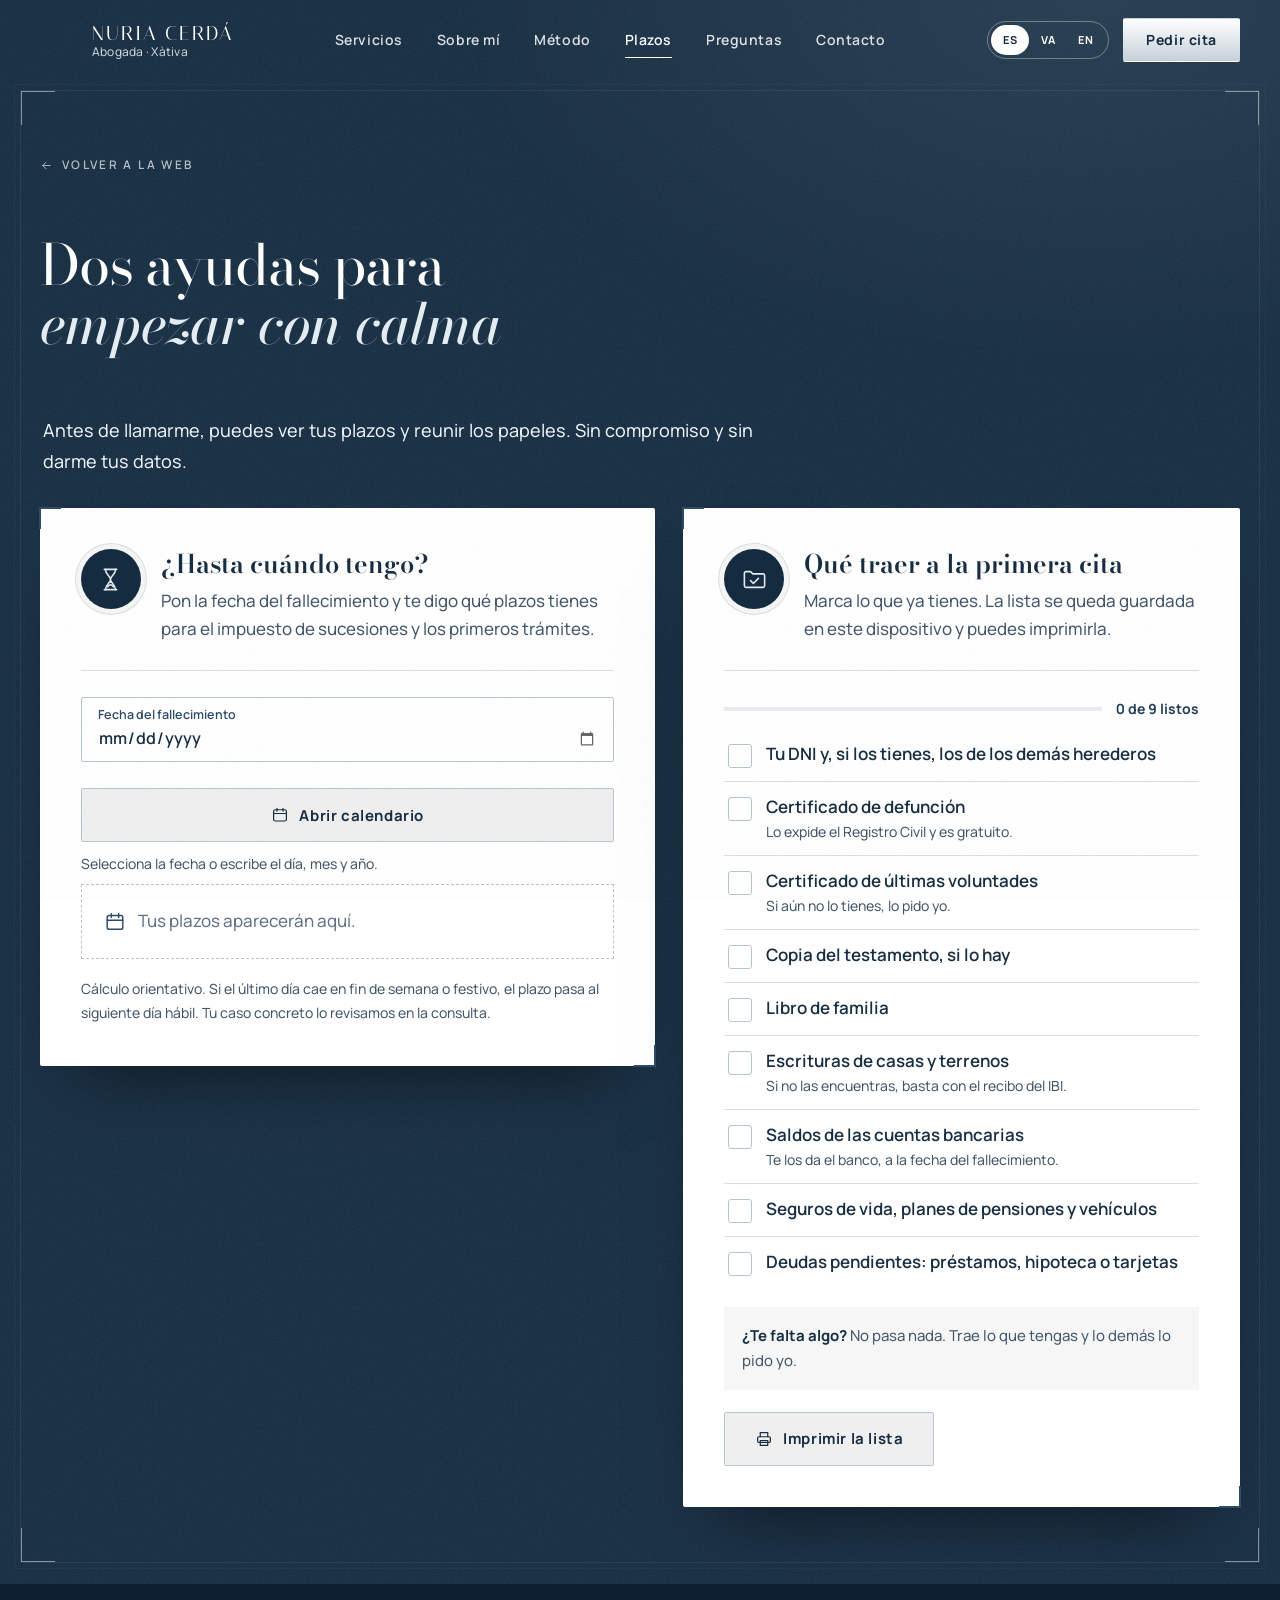
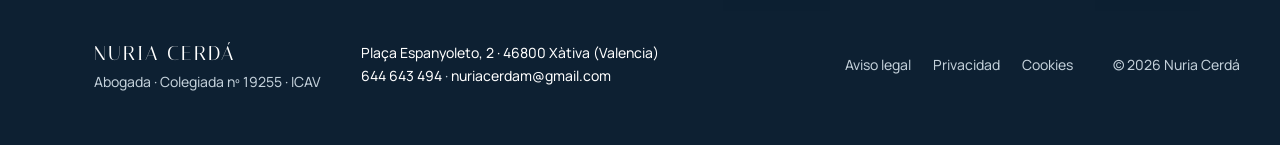
<file: ayudas.html>
<!doctype html>
<html lang="es">
<head>
  <meta charset="utf-8">
  <meta name="viewport" content="width=device-width, initial-scale=1, viewport-fit=cover">
  <title>Nuria Cerdá · Abogada de herencias en Xàtiva</title>
  <meta name="description" content="Nuria Cerdá, abogada en Xàtiva (Valencia) especializada en herencias, testamentos, impuesto de sucesiones, conflictos entre herederos e inmuebles heredados. Atención en castellano y valenciano.">
  <meta name="theme-color" content="#2f3d46">
  <meta property="og:type" content="website">
  <meta property="og:title" content="Nuria Cerdá · Abogada de herencias en Xàtiva">
  <meta property="og:description" content="Tu familia, en buenas manos. Herencias, testamentos, impuesto de sucesiones e inmuebles heredados en Xàtiva y la Costera.">
  <meta property="og:image" content="img/compartir.jpg">
  <meta property="og:image:width" content="1200">
  <meta property="og:image:height" content="630">
  <meta property="og:image:alt" content="Nuria Cerdá, abogada de herencias y sucesiones en Xàtiva">
  <meta name="twitter:card" content="summary_large_image">
  <meta property="og:locale" content="es_ES">
  <meta property="og:locale:alternate" content="ca_ES">
  <meta property="og:locale:alternate" content="en_GB">
  <meta name="robots" content="index, follow">
  <link rel="icon" href="favicon.svg" type="image/svg+xml">
  <link rel="preload" href="fonts/manrope.woff2" as="font" type="font/woff2" crossorigin>
  <link rel="preload" href="fonts/italiana.woff2" as="font" type="font/woff2" crossorigin>
  <link rel="preload" href="fonts/bodoni-moda.woff2" as="font" type="font/woff2" crossorigin>
  <link rel="preload" href="fonts/bodoni-moda-italic.woff2" as="font" type="font/woff2" crossorigin>
  <link rel="stylesheet" href="styles.css?v=20261124-ayudas2">
  <script>document.documentElement.classList.add('js');</script>
  <script type="application/ld+json">
  {
    "@context": "https://schema.org",
    "@type": "LegalService",
    "name": "Nuria Cerdá · Abogada",
    "description": "Abogada de herencias, testamentos y sucesiones en Xàtiva.",
    "telephone": "+34644643494",
    "email": "nuriacerdam@gmail.com",
    "address": { "@type": "PostalAddress", "streetAddress": "Plaça Espanyoleto, 2", "postalCode": "46800", "addressLocality": "Xàtiva", "addressRegion": "Valencia", "addressCountry": "ES" },
    "areaServed": "Xàtiva y la Costera",
    "openingHours": "Mo-Fr 09:00-18:00",
    "knowsLanguage": ["es", "ca", "en"]
  }
  </script>
</head>
<body>
  <a class="skip-link" href="index.html#main" data-i18n="skip">Saltar al contenido</a>

  <!-- Iconos -->
  <svg width="0" height="0" class="sr-only" aria-hidden="true">
    <defs>
      <symbol id="i-scroll" viewBox="0 0 24 24"><path d="M7 3h11a2 2 0 0 1 2 2v1h-4"/><path d="M16 6v13a2 2 0 0 1-2 2H5a2 2 0 0 1-2-2v-1h11"/><path d="M7 3a2 2 0 0 0-2 2v13"/><path d="M8 9h5M8 13h5"/></symbol>
      <symbol id="i-people" viewBox="0 0 24 24"><circle cx="8" cy="8" r="3"/><circle cx="16.5" cy="9" r="2.5"/><path d="M2.5 19c.6-3.2 2.8-5 5.5-5s4.9 1.8 5.5 5"/><path d="M14 14.6c.8-.4 1.6-.6 2.5-.6 2.3 0 4.1 1.6 4.6 4.5"/></symbol>
      <symbol id="i-check" viewBox="0 0 24 24"><path d="M5 12.5l4.5 4.5L19 7.5"/></symbol>
      <symbol id="i-phone" viewBox="0 0 24 24"><path d="M5 4h3.5l1.7 4.3-2.2 1.4a11 11 0 0 0 6.3 6.3l1.4-2.2L20 15.5V19a1 1 0 0 1-1 1A16 16 0 0 1 4 5a1 1 0 0 1 1-1z"/></symbol>
      <symbol id="i-mail" viewBox="0 0 24 24"><rect x="3" y="5" width="18" height="14" rx="2"/><path d="M3.5 6.5L12 13l8.5-6.5"/></symbol>
      <symbol id="i-pin" viewBox="0 0 24 24"><path d="M12 21s-7-6.1-7-11.5a7 7 0 0 1 14 0C19 14.9 12 21 12 21z"/><circle cx="12" cy="9.5" r="2.5"/></symbol>
      <symbol id="i-clock" viewBox="0 0 24 24"><circle cx="12" cy="12" r="9"/><path d="M12 7v5l3 2"/></symbol>
      <symbol id="i-wa" viewBox="0 0 24 24"><path d="M4 20l1.2-3.6A8.5 8.5 0 1 1 8 19.1z"/><path d="M9 8.5c0 3.6 2.9 6.5 6.5 6.5l1-1.6-2-1-1 .9a4.5 4.5 0 0 1-2.4-2.4l.9-1-1-2z"/></symbol>
      <symbol id="i-arrow" viewBox="0 0 24 24"><path d="M5 12h14M13 6l6 6-6 6"/></symbol>
      <symbol id="i-left" viewBox="0 0 24 24"><path d="M15 5l-7 7 7 7"/></symbol>
      <symbol id="i-right" viewBox="0 0 24 24"><path d="M9 5l7 7-7 7"/></symbol>
      <symbol id="i-plus" viewBox="0 0 24 24"><path d="M12 5v14M5 12h14"/></symbol>
      <symbol id="i-close" viewBox="0 0 24 24"><path d="M6 6l12 12M18 6L6 18"/></symbol>
      <symbol id="i-shield" viewBox="0 0 24 24"><path d="M12 3l7.5 3v5.5c0 4.6-3.2 8.3-7.5 9.5-4.3-1.2-7.5-4.9-7.5-9.5V6z"/></symbol>
      <symbol id="i-lock" viewBox="0 0 24 24"><rect x="5" y="10.5" width="14" height="10" rx="2"/><path d="M8 10.5V7.5a4 4 0 0 1 8 0v3"/><circle cx="12" cy="15.5" r="1.3"/></symbol>
      <symbol id="i-cal" viewBox="0 0 24 24"><rect x="3.5" y="5" width="17" height="15" rx="2"/><path d="M3.5 10h17M8 3v4M16 3v4"/></symbol>
      <!-- Pasos del método -->
      <symbol id="i-talk" viewBox="0 0 24 24"><path d="M3 5.5A2.5 2.5 0 0 1 5.5 3h8A2.5 2.5 0 0 1 16 5.5v4a2.5 2.5 0 0 1-2.5 2.5H8.2L4.6 15v-3.2A2.5 2.5 0 0 1 3 9.5z"/><path d="M18.6 8.2A2.5 2.5 0 0 1 21 10.7v4a2.5 2.5 0 0 1-1.6 2.3V20l-3-2.5h-4.2a2.5 2.5 0 0 1-2.4-1.9"/><path d="M6.6 7.5h6M6.6 9.5h3.6"/></symbol>
      <symbol id="i-seal" viewBox="0 0 24 24"><path d="M14.5 3H6a1.5 1.5 0 0 0-1.5 1.5v15A1.5 1.5 0 0 0 6 21h6"/><path d="M14.5 3l4 4v4.5"/><path d="M14.5 3v4h4"/><path d="M7.5 9h7M7.5 12h5M7.5 15h3"/><circle cx="17" cy="16.5" r="3.2"/><path d="M15.3 19.2l-.6 3.3 2.3-1.1 2.3 1.1-.6-3.3"/></symbol>
      <symbol id="i-nib" viewBox="0 0 24 24"><path d="M12 2.5l5.5 7L12 21 6.5 9.5z"/><path d="M12 21v-8.2"/><circle cx="12" cy="11.3" r="1.5"/><path d="M8.4 6.8h7.2"/><path d="M3.5 21.5h6M14.5 21.5h6"/></symbol>
      <symbol id="i-home" viewBox="0 0 24 24"><path d="M3 11.2L12 4l9 7.2"/><path d="M5.5 9.5V20h13V9.5"/><path d="M9 14.6l2.2 2.2L15.4 12.6"/></symbol>
      <!-- Servicios, compromisos y credenciales -->
      <symbol id="i-quill" viewBox="0 0 24 24"><path d="M19.5 3.5C13 4 8.6 8.4 7.2 14.6L5.6 20.4l5.6-1.5C17.5 17.5 21 13 19.5 3.5z"/><path d="M5.6 20.4L13.5 12.5"/><path d="M11 9.5h5.5"/></symbol>
      <symbol id="i-balance" viewBox="0 0 24 24"><path d="M12 4v15.5M7.5 20h9"/><path d="M4.5 7.2C8 6 16 6 19.5 7.2"/><circle cx="12" cy="3.6" r="1.1"/><path d="M4.5 7.5L2 13.2a2.5 1.6 0 0 0 5 0z"/><path d="M19.5 7.5L17 13.2a2.5 1.6 0 0 0 5 0z"/></symbol>
      <symbol id="i-coins" viewBox="0 0 24 24"><ellipse cx="9" cy="6.5" rx="5.5" ry="2.5"/><path d="M3.5 6.5v4c0 1.4 2.5 2.5 5.5 2.5s5.5-1.1 5.5-2.5v-4"/><path d="M3.5 10.5v4c0 1.4 2.5 2.5 5.5 2.5"/><circle cx="16.5" cy="15.5" r="4.5"/><path d="M14.8 17.2l3.4-3.4"/><circle cx="15.1" cy="14" r=".5"/><circle cx="17.9" cy="17" r=".5"/></symbol>
      <symbol id="i-globe" viewBox="0 0 24 24"><circle cx="12" cy="12" r="9"/><path d="M3 12h18"/><path d="M12 3c2.5 2.6 3.8 5.6 3.8 9s-1.3 6.4-3.8 9c-2.5-2.6-3.8-5.6-3.8-9S9.5 5.6 12 3z"/></symbol>
      <symbol id="i-housekey" viewBox="0 0 24 24"><path d="M3 10.6L11 4l8 6.6"/><path d="M5 9v11h6.5"/><circle cx="16.5" cy="15" r="2.6"/><path d="M18.4 16.9L21.5 20M20 18.5l1.3-1.3"/></symbol>
      <symbol id="i-user" viewBox="0 0 24 24"><circle cx="12" cy="8" r="4"/><path d="M4.5 20.5c.8-4 3.8-6.5 7.5-6.5s6.7 2.5 7.5 6.5"/></symbol>
      <symbol id="i-receipt" viewBox="0 0 24 24"><path d="M6 3h12v18l-2-1.4-2 1.4-2-1.4-2 1.4-2-1.4L6 21z"/><path d="M9 8h6M9 11.5h6M9 15h3.5"/></symbol>
      <symbol id="i-bell" viewBox="0 0 24 24"><path d="M6 16v-5a6 6 0 0 1 12 0v5l1.5 2h-15z"/><path d="M10 20.5a2 2 0 0 0 4 0"/></symbol>
      <symbol id="i-hands" viewBox="0 0 24 24"><path d="M2.5 11.5L6 8l3.2 1.2"/><path d="M21.5 11.5L18 8l-4.6 1.5-3.4 3a1.4 1.4 0 0 0 2 2l2.5-2.1"/><path d="M6 8v6.5l4.6 4a1.5 1.5 0 0 0 2-.1l4.4-4.3V8"/></symbol>
      <symbol id="i-award" viewBox="0 0 24 24"><circle cx="12" cy="9" r="5.5"/><path d="M8.6 13.4L7 21l5-2.5 5 2.5-1.6-7.6"/><path d="M10 9l1.4 1.4L14.2 7.6"/></symbol>
      <symbol id="i-quote" viewBox="0 0 24 24"><path d="M10.5 6.5C7.3 7.6 5 10.2 5 14v3.5h5.2v-5.2H7.6c0-2.2 1.1-3.7 3.4-4.6zM19.5 6.5c-3.2 1.1-5.5 3.7-5.5 7.5v3.5h5.2v-5.2h-2.6c0-2.2 1.1-3.7 3.4-4.6z"/></symbol>
      <symbol id="i-park" viewBox="0 0 24 24"><rect x="3.5" y="3.5" width="17" height="17" rx="3"/><path d="M10 17V7.5h3a2.75 2.75 0 0 1 0 5.5h-3"/></symbol>
      <!-- Ayudas: plazos y documentos -->
      <symbol id="i-hourglass" viewBox="0 0 24 24"><path d="M6.5 3h11M6.5 21h11"/><path d="M7.5 3c0 4.6 4.5 6 4.5 9s-4.5 4.4-4.5 9M16.5 3c0 4.6-4.5 6-4.5 9s4.5 4.4 4.5 9"/><path d="M9.5 18.5c.8-1.2 1.6-1.8 2.5-1.8s1.7.6 2.5 1.8"/></symbol>
      <symbol id="i-folder" viewBox="0 0 24 24"><path d="M3 6.5A1.5 1.5 0 0 1 4.5 5h4l2 2h9A1.5 1.5 0 0 1 21 8.5v9a1.5 1.5 0 0 1-1.5 1.5h-15A1.5 1.5 0 0 1 3 17.5z"/><path d="M8.5 13l2.5 2.5L15.5 11"/></symbol>
      <symbol id="i-print" viewBox="0 0 24 24"><path d="M7 9V3.5h10V9"/><rect x="3.5" y="9" width="17" height="7.5" rx="1.5"/><path d="M7 14h10v6.5H7z"/></symbol>
      <!-- Separador fino -->
      <symbol id="ornament" viewBox="0 0 240 24"><g fill="none" stroke="currentColor" stroke-linecap="round"><path class="orn-line" pathLength="1" d="M2 12h88"/><path class="orn-line" pathLength="1" d="M238 12H150"/></g><g fill="currentColor"><circle cx="95" cy="12" r="1.5"/><circle cx="145" cy="12" r="1.5"/><path d="M120 4.5l6 7.5-6 7.5-6-7.5z"/><path d="M111 12c-2.6-4.4-6.6-6.4-10.6-5.8 1.8 3.8 5.8 5.8 10.6 5.8z" opacity=".75"/><path d="M111 12c-2.6 4.4-6.6 6.4-10.6 5.8 1.8-3.8 5.8-5.8 10.6-5.8z" opacity=".75"/><path d="M129 12c2.6-4.4 6.6-6.4 10.6-5.8-1.8 3.8-5.8 5.8-10.6 5.8z" opacity=".75"/><path d="M129 12c2.6 4.4 6.6 6.4 10.6 5.8-1.8-3.8-5.8-5.8-10.6-5.8z" opacity=".75"/></g></symbol>
      <!-- Monograma -->
      <symbol id="mark" viewBox="0 0 48 48"><path d="M24 2c12 0 22 10 22 22S36 46 24 46" fill="none" stroke="currentColor" stroke-width="2.4" stroke-linecap="round"/><path d="M24 46C12 46 2 36 2 24S12 2 24 2" fill="none" stroke="currentColor" stroke-width="1" opacity=".45"/><text x="24" y="30" text-anchor="middle" font-family="Italiana, Didot, serif" font-size="17" fill="currentColor">NC</text></symbol>
    </defs>
  </svg>

  <!-- ===================== CABECERA ===================== -->
  <header class="site-header">
    <div class="container header-inner">
      <a class="brand" href="index.html#top" aria-label="Nuria Cerdá, inicio">
        <svg class="brand-mark" aria-hidden="true"><use href="index.html#mark"/></svg>
        <span class="brand-text"><span class="brand-name">Nuria Cerdá</span><span class="brand-role" data-i18n="role">Abogada · Xàtiva</span></span>
      </a>

      <nav class="nav" aria-label="Principal">
        <ul class="nav-list">
          <li><a href="index.html#servicios" data-i18n="nav.services">Servicios</a></li>
          <li><a href="index.html#sobre-mi" data-i18n="nav.about">Sobre mí</a></li>
          <li><a href="index.html#metodo" data-i18n="nav.method">Método</a></li>
          <li><a href="#guia" data-i18n="nav.tools">Plazos</a></li>
          <li><a href="index.html#preguntas" data-i18n="nav.faq">Preguntas</a></li>
          <li><a href="index.html#cita" data-i18n="nav.contact">Contacto</a></li>
        </ul>
      </nav>

      <div class="header-actions">
        <div class="lang" role="group" aria-label="Idioma / Llengua / Language">
          <button class="lang-btn" type="button" data-lang="es" aria-pressed="true">ES</button>
          <button class="lang-btn" type="button" data-lang="va" aria-pressed="false">VA</button>
          <button class="lang-btn" type="button" data-lang="en" aria-pressed="false">EN</button>
          <span class="lang-thumb" aria-hidden="true"></span>
        </div>
        <a class="btn btn-cta btn-sm header-cta" href="index.html#cita" data-i18n="cta.book">Pedir cita</a>
        <button class="menu-toggle" type="button" aria-expanded="false" aria-controls="mobile-menu">
          <span class="sr-only" data-i18n="menu">Menú</span><span class="burger" aria-hidden="true"><span></span><span></span></span>
        </button>
      </div>
    </div>

    <span class="scroll-progress" aria-hidden="true"></span>
    <div class="mobile-menu" id="mobile-menu" hidden>
      <ul>
        <li><a href="index.html#servicios" data-i18n="nav.services">Servicios</a></li>
        <li><a href="index.html#sobre-mi" data-i18n="nav.about">Sobre mí</a></li>
        <li><a href="index.html#metodo" data-i18n="nav.method">Método</a></li>
        <li><a href="#guia" data-i18n="nav.tools">Plazos</a></li>
        <li><a href="index.html#preguntas" data-i18n="nav.faq">Preguntas</a></li>
        <li><a href="index.html#cita" data-i18n="nav.contact">Contacto</a></li>
      </ul>
      <a class="btn btn-navy" href="index.html#cita" data-i18n="cta.book">Pedir cita</a>
      <a class="mobile-menu-phone" href="tel:+34644643494"><svg class="i"><use href="#i-phone"/></svg>644 643 494</a>
    </div>
  </header>

  <main id="main" class="aux-tools"><section class="section tools is-navy" id="guia">
      <div class="container">
        <a class="aux-back-link" href="index.html"><svg class="i" aria-hidden="true"><use href="#i-arrow"/></svg><span data-i18n="conversion.back">Volver a la web</span></a>
        <header class="head" data-reveal>
          <h2 class="section-title" data-i18n-html="tools.title">Dos ayudas para <em>empezar con calma</em></h2>
          <svg class="ornament" aria-hidden="true"><use href="index.html#ornament"/></svg>
          <p class="lead" data-i18n="tools.lead">Antes de llamarme, puedes ver tus plazos y reunir los papeles. Sin compromiso y sin darme tus datos.</p>
        </header>

        <div class="tools-grid">
          <!-- Calculadora de plazos -->
          <article class="tool tool--calc" data-reveal>
            <header class="tool-head">
              <span class="tool-ic" aria-hidden="true"><svg class="i"><use href="#i-hourglass"/></svg></span>
              <div>
                <h3 data-i18n="calc.t">¿Hasta cuándo tengo?</h3>
                <p data-i18n="calc.d">Pon la fecha del fallecimiento y te digo qué plazos tienes para el impuesto de sucesiones y los primeros trámites.</p>
              </div>
            </header>
            <div class="field field--date">
              <input id="d-date" type="date" required aria-describedby="date-help">
              <label for="d-date" data-i18n="calc.label">Fecha del fallecimiento</label>
            </div><button class="btn btn-line date-open" type="button" data-open-date><svg class="i"><use href="#i-cal"/></svg><span data-i18n="new.date">Abrir calendario</span></button><p class="hint" id="date-help" data-i18n="new.dateHelp">Selecciona la fecha o escribe el día, mes y año.</p>
            <div class="dl-out" id="dl-out" aria-live="polite">
              <p class="dl-empty"><svg class="i"><use href="#i-cal"/></svg><span data-i18n="calc.empty">Tus plazos aparecerán aquí.</span></p>
            </div>
            <p class="hint dl-note" data-i18n="calc.note">Cálculo orientativo. Si el último día cae en fin de semana o festivo, el plazo pasa al siguiente día hábil. Tu caso concreto lo revisamos en la consulta.</p>
            <a class="btn btn-navy dl-cta" href="index.html#cita" id="dl-cta" hidden><span data-i18n="calc.cta">Quiero que lo revises tú</span><svg class="i"><use href="#i-arrow"/></svg></a>
          </article>

          <!-- Qué traer a la primera cita -->
          <article class="tool tool--docs" data-reveal>
            <header class="tool-head">
              <span class="tool-ic" aria-hidden="true"><svg class="i"><use href="#i-folder"/></svg></span>
              <div>
                <h3 data-i18n="docs.t">Qué traer a la primera cita</h3>
                <p data-i18n="docs.d">Marca lo que ya tienes. La lista se queda guardada en este dispositivo y puedes imprimirla.</p>
              </div>
            </header>
            <div class="docs-progress" aria-hidden="true"><span class="docs-bar"><span class="docs-fill"></span></span><span class="docs-count" id="docs-count"></span></div>
            <ul class="docs" id="docs">
              <li><label><input type="checkbox" value="1"><span class="docs-box" aria-hidden="true"><svg class="i"><use href="#i-check"/></svg></span><span class="docs-txt"><span data-i18n="docs.1">Tu DNI y, si los tienes, los de los demás herederos</span></span></label></li>
              <li><label><input type="checkbox" value="2"><span class="docs-box" aria-hidden="true"><svg class="i"><use href="#i-check"/></svg></span><span class="docs-txt"><span data-i18n="docs.2">Certificado de defunción</span><small data-i18n="docs.2h">Lo expide el Registro Civil y es gratuito.</small></span></label></li>
              <li><label><input type="checkbox" value="3"><span class="docs-box" aria-hidden="true"><svg class="i"><use href="#i-check"/></svg></span><span class="docs-txt"><span data-i18n="docs.3">Certificado de últimas voluntades</span><small data-i18n="docs.3h">Si aún no lo tienes, lo pido yo.</small></span></label></li>
              <li><label><input type="checkbox" value="4"><span class="docs-box" aria-hidden="true"><svg class="i"><use href="#i-check"/></svg></span><span class="docs-txt"><span data-i18n="docs.4">Copia del testamento, si lo hay</span></span></label></li>
              <li><label><input type="checkbox" value="5"><span class="docs-box" aria-hidden="true"><svg class="i"><use href="#i-check"/></svg></span><span class="docs-txt"><span data-i18n="docs.5">Libro de familia</span></span></label></li>
              <li><label><input type="checkbox" value="6"><span class="docs-box" aria-hidden="true"><svg class="i"><use href="#i-check"/></svg></span><span class="docs-txt"><span data-i18n="docs.6">Escrituras de casas y terrenos</span><small data-i18n="docs.6h">Si no las encuentras, basta con el recibo del IBI.</small></span></label></li>
              <li><label><input type="checkbox" value="7"><span class="docs-box" aria-hidden="true"><svg class="i"><use href="#i-check"/></svg></span><span class="docs-txt"><span data-i18n="docs.7">Saldos de las cuentas bancarias</span><small data-i18n="docs.7h">Te los da el banco, a la fecha del fallecimiento.</small></span></label></li>
              <li><label><input type="checkbox" value="8"><span class="docs-box" aria-hidden="true"><svg class="i"><use href="#i-check"/></svg></span><span class="docs-txt"><span data-i18n="docs.8">Seguros de vida, planes de pensiones y vehículos</span></span></label></li>
              <li><label><input type="checkbox" value="9"><span class="docs-box" aria-hidden="true"><svg class="i"><use href="#i-check"/></svg></span><span class="docs-txt"><span data-i18n="docs.9">Deudas pendientes: préstamos, hipoteca o tarjetas</span></span></label></li>
            </ul>
            <p class="docs-relax" data-i18n-html="docs.relax"><strong>¿Te falta algo?</strong> No pasa nada. Trae lo que tengas y lo demás lo pido yo.</p>
            <button class="btn btn-line docs-print" type="button" id="docs-print"><svg class="i"><use href="#i-print"/></svg><span data-i18n="docs.print">Imprimir la lista</span></button>
            <p class="print-only docs-sign">Nuria Cerdá · Abogada · 644 643 494 · Plaça Espanyoleto, 2 · 46800 Xàtiva</p>
          </article>
        </div>
      </div>
    </section></main>

  <!-- ===================== PIE ===================== -->
  <footer class="site-footer">
    <div class="container footer-inner">
      <div class="footer-brand">
        <svg class="brand-mark" aria-hidden="true"><use href="index.html#mark"/></svg>
        <div><p class="brand-name">Nuria Cerdá</p><p class="footer-role" data-i18n="footer.role">Abogada · Colegiada nº 19255 · ICAV</p></div>
      </div>
      <address class="footer-addr"><a href="index.html#despacho">Plaça Espanyoleto, 2 · 46800 Xàtiva (Valencia)</a><br><a href="tel:+34644643494">644 643 494</a> · <a href="mailto:nuriacerdam@gmail.com">nuriacerdam@gmail.com</a></address>
      <ul class="footer-links">
        <li><a href="aviso-legal.html" data-i18n="footer.legal">Aviso legal</a></li>
        <li><a href="privacidad.html" data-i18n="footer.privacy">Privacidad</a></li>
        <li><a href="cookies.html">Cookies</a></li>
      </ul>
      <p class="footer-copy">© <span id="year">2026</span> Nuria Cerdá</p>
    </div>
  </footer>

  <!-- Barra fija en móvil -->
  <nav class="mobile-bar" aria-label="Contacto rápido">
    <a href="tel:+34644643494"><svg class="i"><use href="#i-phone"/></svg><span data-i18n="bar.call">Llamar</span></a>
    <a href="https://wa.me/34644643494" target="_blank" rel="noopener"><svg class="i"><use href="#i-wa"/></svg>WhatsApp</a>
    <a href="index.html#cita" class="is-main"><svg class="i"><use href="#i-cal"/></svg><span data-i18n="cta.book">Pedir cita</span></a>
  </nav>

  <!-- Confirmación tras enviar -->
  <dialog class="modal" id="thanks" aria-labelledby="thanks-t">
    <button class="modal-close" type="button" data-close aria-label="Cerrar"><svg class="i"><use href="#i-close"/></svg></button>
    <h2 id="thanks-t" class="modal-title" data-i18n="ok.title">Gracias por tu mensaje</h2>
    <p data-i18n="ok.mail">Se ha abierto tu correo con la solicitud ya preparada. Solo tienes que pulsar «Enviar». Te responderé en un máximo de 24 horas.</p>
    <svg class="ornament" aria-hidden="true"><use href="index.html#ornament"/></svg>
    <button class="btn btn-navy btn-sm" type="button" data-close data-i18n="ok.close">Cerrar</button>
  </dialog>

  <script src="main.js?v=20261124-ayudas2" defer></script>
</body>
</html>
</file>
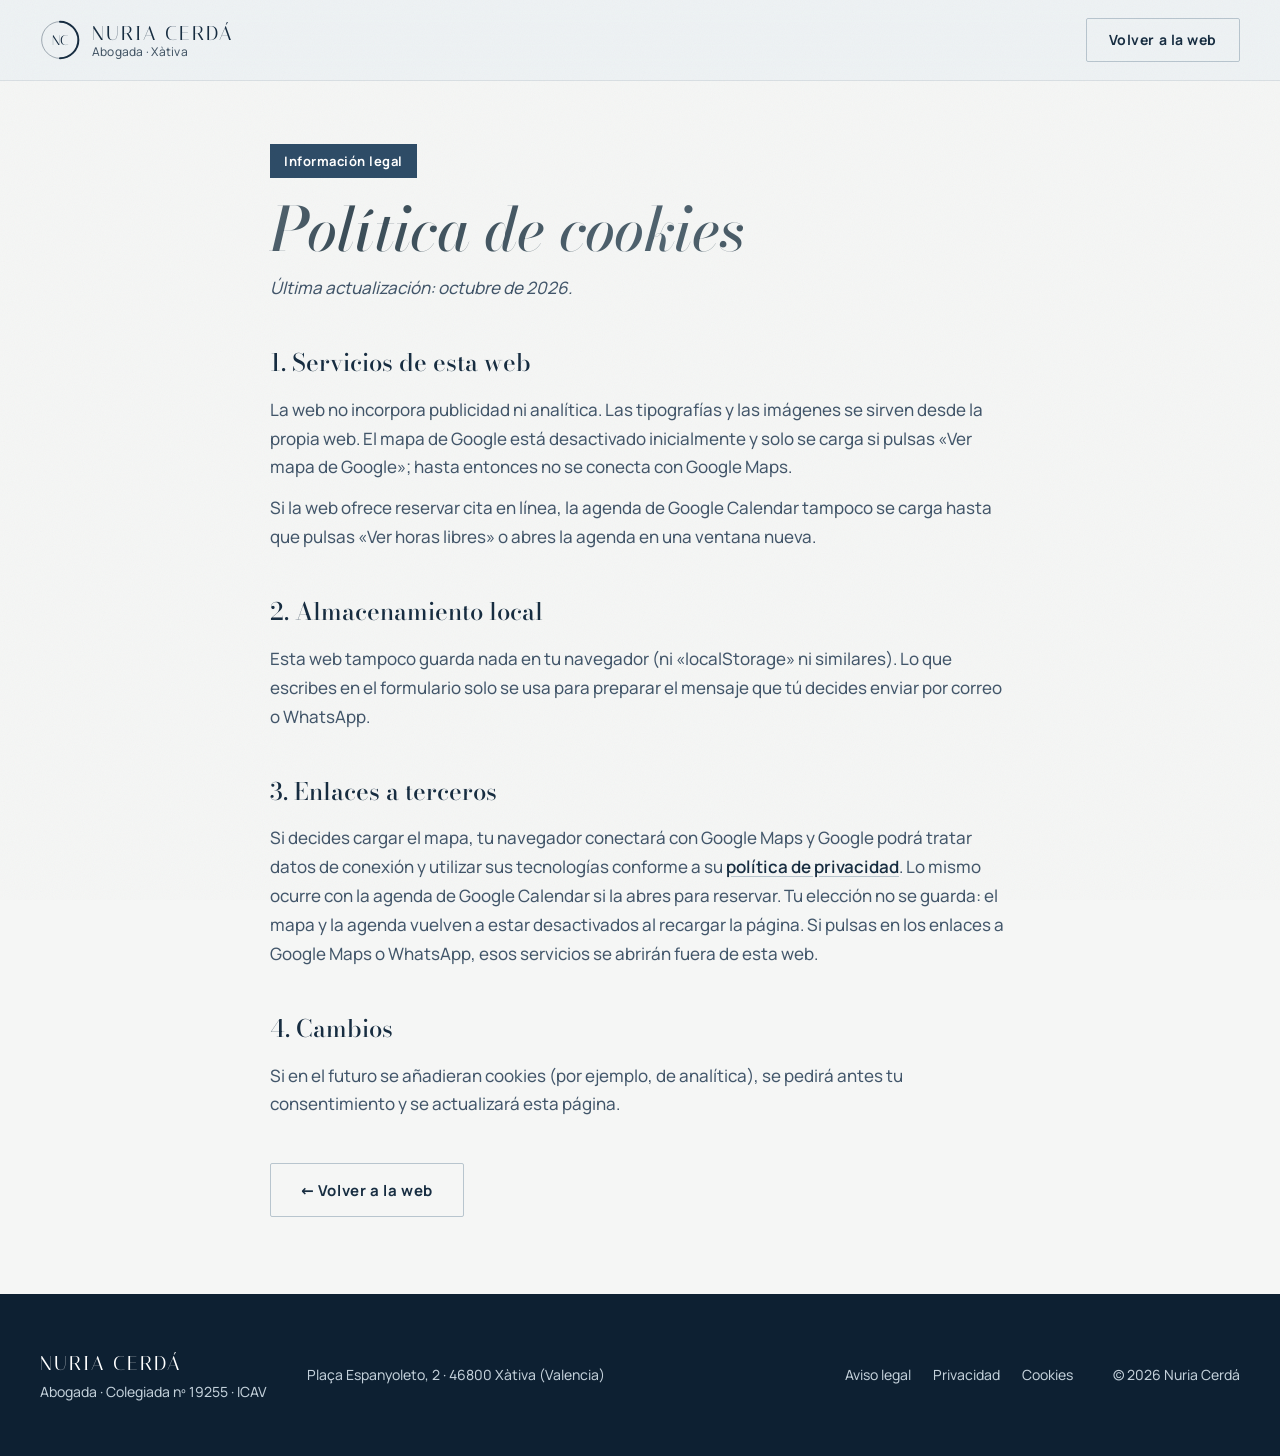
<file: cookies.html>
<!doctype html>
<html lang="es">
<head>
  <meta charset="utf-8">
  <meta name="viewport" content="width=device-width, initial-scale=1, viewport-fit=cover">
  <title>Política de cookies · Nuria Cerdá, abogada en Xàtiva</title>
  <meta name="robots" content="noindex, follow">
  <meta name="theme-color" content="#14273b">
  <link rel="icon" href="favicon.svg" type="image/svg+xml">
  <link rel="stylesheet" href="styles.css?v=106">
</head>
<body>
  <header class="site-header is-scrolled">
    <div class="container header-inner">
      <a class="brand" href="index.html" aria-label="Nuria Cerdá, inicio">
        <svg class="brand-mark" viewBox="0 0 48 48" aria-hidden="true"><path d="M24 2c12 0 22 10 22 22S36 46 24 46" fill="none" stroke="currentColor" stroke-width="2.4" stroke-linecap="round"/><path d="M24 46C12 46 2 36 2 24S12 2 24 2" fill="none" stroke="currentColor" stroke-width="1" opacity=".45"/><text x="24" y="30" text-anchor="middle" font-family="Italiana, Didot, serif" font-size="17" fill="currentColor">NC</text></svg>
        <span class="brand-text"><span class="brand-name">Nuria Cerdá</span><span class="brand-role">Abogada · Xàtiva</span></span>
      </a>
      <div class="header-actions" style="margin-left:auto"><a class="btn btn-line btn-sm" href="index.html">Volver a la web</a></div>
    </div>
  </header>
  <main class="legal">
    <div class="container">
      <p class="pill">Información legal</p>
      <h1>Política de cookies</h1>
      <p><em>Última actualización: octubre de 2026.</em></p>
      <h2>1. Servicios de esta web</h2>
      <p>La web no incorpora publicidad ni analítica. Las tipografías y las imágenes se sirven desde la propia web. El mapa de Google está desactivado inicialmente y solo se carga si pulsas «Ver mapa de Google»; hasta entonces no se conecta con Google Maps.</p>
      <p>Si la web ofrece reservar cita en línea, la agenda de Google Calendar tampoco se carga hasta que pulsas «Ver horas libres» o abres la agenda en una ventana nueva.</p>
      <h2>2. Almacenamiento local</h2>
      <p>Esta web tampoco guarda nada en tu navegador (ni «localStorage» ni similares). Lo que escribes en el formulario solo se usa para preparar el mensaje que tú decides enviar por correo o WhatsApp.</p>
      <h2>3. Enlaces a terceros</h2>
      <p>Si decides cargar el mapa, tu navegador conectará con Google Maps y Google podrá tratar datos de conexión y utilizar sus tecnologías conforme a su <a href="https://policies.google.com/privacy" target="_blank" rel="noopener">política de privacidad</a>. Lo mismo ocurre con la agenda de Google Calendar si la abres para reservar. Tu elección no se guarda: el mapa y la agenda vuelven a estar desactivados al recargar la página. Si pulsas en los enlaces a Google Maps o WhatsApp, esos servicios se abrirán fuera de esta web.</p>
      <h2>4. Cambios</h2>
      <p>Si en el futuro se añadieran cookies (por ejemplo, de analítica), se pedirá antes tu consentimiento y se actualizará esta página.</p>
      <a class="btn btn-line legal-back" href="index.html">← Volver a la web</a>
    </div>
  </main>
  <footer class="site-footer">
    <div class="container footer-inner">
      <div class="footer-brand"><div><p class="brand-name">Nuria Cerdá</p><p class="footer-role">Abogada · Colegiada nº 19255 · ICAV</p></div></div>
      <address class="footer-addr">Plaça Espanyoleto, 2 · 46800 Xàtiva (Valencia)</address>
      <ul class="footer-links"><li><a href="aviso-legal.html">Aviso legal</a></li><li><a href="privacidad.html">Privacidad</a></li><li><a href="cookies.html">Cookies</a></li></ul>
      <p class="footer-copy">© 2026 Nuria Cerdá</p>
    </div>
  </footer>
</body>
</html>
</file>
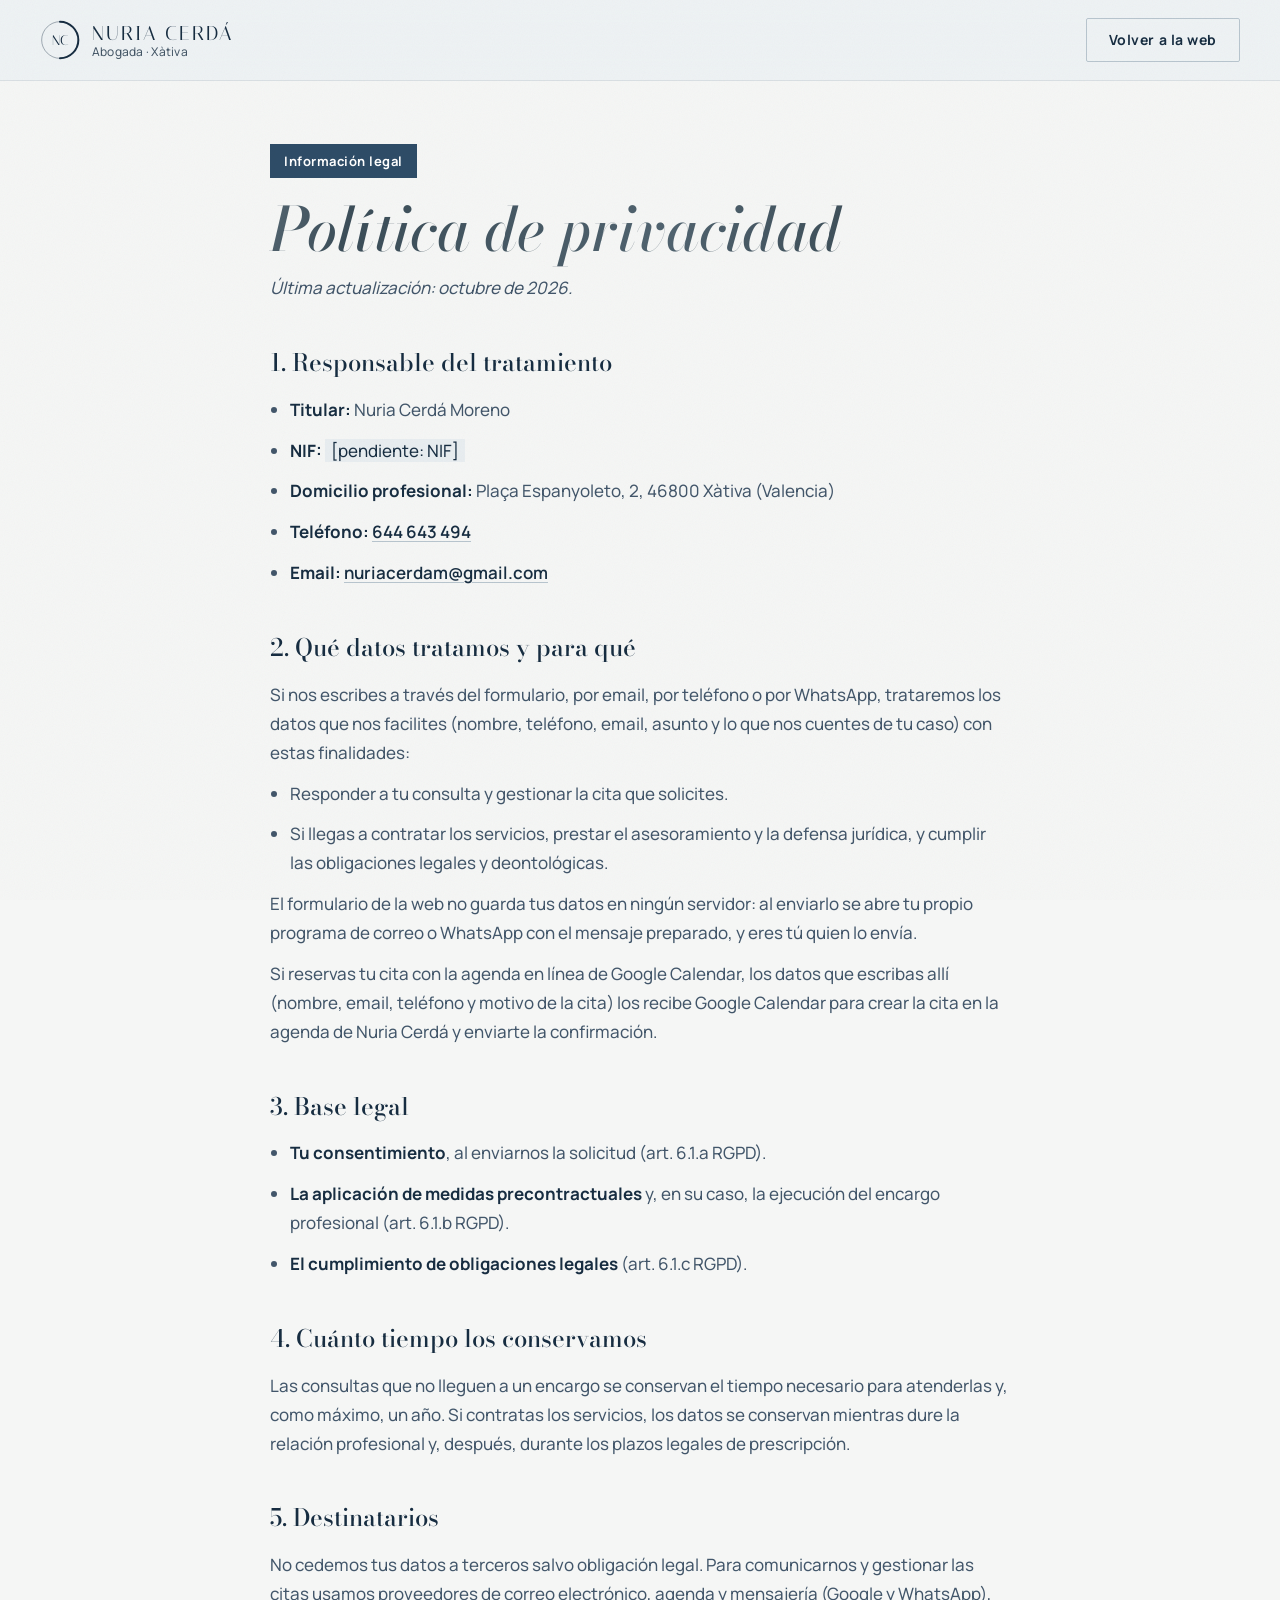
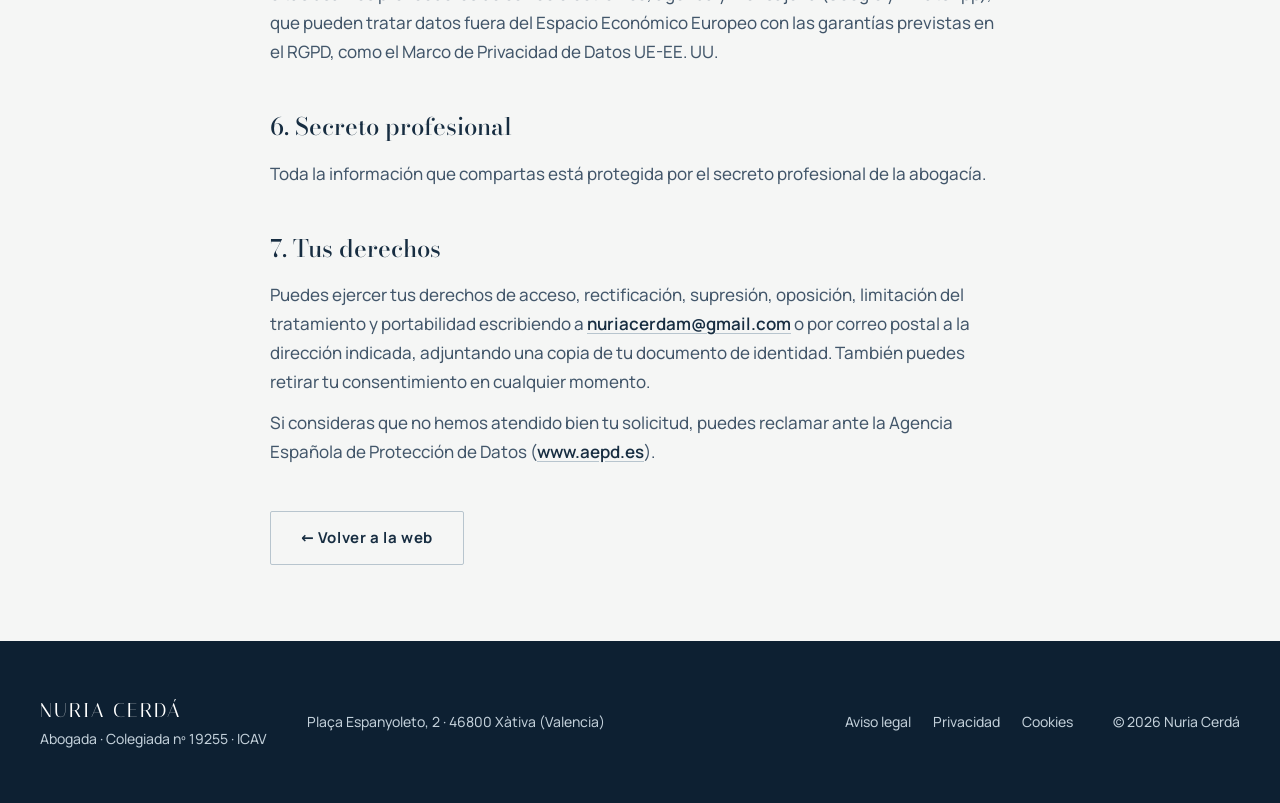
<file: privacidad.html>
<!doctype html>
<html lang="es">
<head>
  <meta charset="utf-8">
  <meta name="viewport" content="width=device-width, initial-scale=1, viewport-fit=cover">
  <title>Política de privacidad · Nuria Cerdá, abogada en Xàtiva</title>
  <meta name="robots" content="noindex, follow">
  <meta name="theme-color" content="#14273b">
  <link rel="icon" href="favicon.svg" type="image/svg+xml">
  <link rel="stylesheet" href="styles.css?v=106">
</head>
<body>
  <header class="site-header is-scrolled">
    <div class="container header-inner">
      <a class="brand" href="index.html" aria-label="Nuria Cerdá, inicio">
        <svg class="brand-mark" viewBox="0 0 48 48" aria-hidden="true"><path d="M24 2c12 0 22 10 22 22S36 46 24 46" fill="none" stroke="currentColor" stroke-width="2.4" stroke-linecap="round"/><path d="M24 46C12 46 2 36 2 24S12 2 24 2" fill="none" stroke="currentColor" stroke-width="1" opacity=".45"/><text x="24" y="30" text-anchor="middle" font-family="Italiana, Didot, serif" font-size="17" fill="currentColor">NC</text></svg>
        <span class="brand-text"><span class="brand-name">Nuria Cerdá</span><span class="brand-role">Abogada · Xàtiva</span></span>
      </a>
      <div class="header-actions" style="margin-left:auto"><a class="btn btn-line btn-sm" href="index.html">Volver a la web</a></div>
    </div>
  </header>
  <main class="legal">
    <div class="container">
      <p class="pill">Información legal</p>
      <h1>Política de privacidad</h1>
      <p><em>Última actualización: octubre de 2026.</em></p>
      <h2>1. Responsable del tratamiento</h2>
      <ul>
        <li><strong>Titular:</strong> Nuria Cerdá Moreno</li>
        <li><strong>NIF:</strong> <span class="pending">[pendiente: NIF]</span></li>
        <li><strong>Domicilio profesional:</strong> Plaça Espanyoleto, 2, 46800 Xàtiva (Valencia)</li>
        <li><strong>Teléfono:</strong> <a href="tel:+34644643494">644 643 494</a></li>
        <li><strong>Email:</strong> <a href="mailto:nuriacerdam@gmail.com">nuriacerdam@gmail.com</a></li>
      </ul>
      <h2>2. Qué datos tratamos y para qué</h2>
      <p>Si nos escribes a través del formulario, por email, por teléfono o por WhatsApp, trataremos los datos que nos facilites (nombre, teléfono, email, asunto y lo que nos cuentes de tu caso) con estas finalidades:</p>
      <ul>
        <li>Responder a tu consulta y gestionar la cita que solicites.</li>
        <li>Si llegas a contratar los servicios, prestar el asesoramiento y la defensa jurídica, y cumplir las obligaciones legales y deontológicas.</li>
      </ul>
      <p>El formulario de la web no guarda tus datos en ningún servidor: al enviarlo se abre tu propio programa de correo o WhatsApp con el mensaje preparado, y eres tú quien lo envía.</p>
      <p>Si reservas tu cita con la agenda en línea de Google Calendar, los datos que escribas allí (nombre, email, teléfono y motivo de la cita) los recibe Google Calendar para crear la cita en la agenda de Nuria Cerdá y enviarte la confirmación.</p>
      <h2>3. Base legal</h2>
      <ul>
        <li><strong>Tu consentimiento</strong>, al enviarnos la solicitud (art. 6.1.a RGPD).</li>
        <li><strong>La aplicación de medidas precontractuales</strong> y, en su caso, la ejecución del encargo profesional (art. 6.1.b RGPD).</li>
        <li><strong>El cumplimiento de obligaciones legales</strong> (art. 6.1.c RGPD).</li>
      </ul>
      <h2>4. Cuánto tiempo los conservamos</h2>
      <p>Las consultas que no lleguen a un encargo se conservan el tiempo necesario para atenderlas y, como máximo, un año. Si contratas los servicios, los datos se conservan mientras dure la relación profesional y, después, durante los plazos legales de prescripción.</p>
      <h2>5. Destinatarios</h2>
      <p>No cedemos tus datos a terceros salvo obligación legal. Para comunicarnos y gestionar las citas usamos proveedores de correo electrónico, agenda y mensajería (Google y WhatsApp), que pueden tratar datos fuera del Espacio Económico Europeo con las garantías previstas en el RGPD, como el Marco de Privacidad de Datos UE-EE. UU.</p>
      <h2>6. Secreto profesional</h2>
      <p>Toda la información que compartas está protegida por el secreto profesional de la abogacía.</p>
      <h2>7. Tus derechos</h2>
      <p>Puedes ejercer tus derechos de acceso, rectificación, supresión, oposición, limitación del tratamiento y portabilidad escribiendo a <a href="mailto:nuriacerdam@gmail.com">nuriacerdam@gmail.com</a> o por correo postal a la dirección indicada, adjuntando una copia de tu documento de identidad. También puedes retirar tu consentimiento en cualquier momento.</p>
      <p>Si consideras que no hemos atendido bien tu solicitud, puedes reclamar ante la Agencia Española de Protección de Datos (<a href="https://www.aepd.es" target="_blank" rel="noopener">www.aepd.es</a>).</p>
      <a class="btn btn-line legal-back" href="index.html">← Volver a la web</a>
    </div>
  </main>
  <footer class="site-footer">
    <div class="container footer-inner">
      <div class="footer-brand"><div><p class="brand-name">Nuria Cerdá</p><p class="footer-role">Abogada · Colegiada nº 19255 · ICAV</p></div></div>
      <address class="footer-addr">Plaça Espanyoleto, 2 · 46800 Xàtiva (Valencia)</address>
      <ul class="footer-links"><li><a href="aviso-legal.html">Aviso legal</a></li><li><a href="privacidad.html">Privacidad</a></li><li><a href="cookies.html">Cookies</a></li></ul>
      <p class="footer-copy">© 2026 Nuria Cerdá</p>
    </div>
  </footer>
</body>
</html>
</file>
<file: styles.css>
/* =========================================================
   Nuria Cerdá · Abogada
   Pizarra y blanco de su tarjeta, plata como único brillo.
   Nuria es la portada: retrato grande y su nombre con la letra de la tarjeta.
   ========================================================= */

@font-face { font-family: "Manrope"; font-weight: 200 800; font-display: swap; src: url("fonts/manrope.woff2") format("woff2"); }
@font-face { font-family: "Italiana"; font-weight: 400; font-display: swap; src: url("fonts/italiana.woff2") format("woff2"); }
@font-face { font-family: "Bodoni Moda"; font-style: normal; font-weight: 400 900; font-display: swap; src: url("fonts/bodoni-moda.woff2") format("woff2"); }
@font-face { font-family: "Bodoni Moda"; font-style: italic; font-weight: 400 900; font-display: swap; src: url("fonts/bodoni-moda-italic.woff2") format("woff2"); }

:root {
  /* colores del despacho */
  --slate: #5a6e7b;      /* el de su tarjeta */
  --slate-2: #4b5e6a;
  --deep: #2f3d46;       /* pizarra profunda */
  --deepest: #232f37;
  --ink: #2b3a43;
  --ink-soft: #3e4d57;
  --ink-light: #5d6d78;
  --pearl: #eef2f4;
  --mist: #e2e8ec;
  --white: #ffffff;
  --line: #d3dbe0;
  --line-strong: #b7c3ca;
  --on-dark: #ffffff;
  --on-dark-soft: #eef3f6;
  --on-dark-mute: #bccad2;
  --on-dark-line: rgba(255, 255, 255, 0.18);
  --danger: #b4232f;

  /* plata y acero: el único brillo de la página */
  --silver: linear-gradient(105deg, #c3ced5 0%, #e6ecef 14%, #b3c1ca 28%, #dfe6ea 41%, #ffffff 50%, #c9d3da 58%, #aebcc5 70%, #e3e9ed 84%, #c3ced5 100%);
  --steel: linear-gradient(105deg, #2c3b44 0%, #4a5d69 14%, #33454f 28%, #6f828e 41%, #f4f7f9 50%, #8395a1 58%, #3b4d58 70%, #50636f 84%, #2c3b44 100%);
  --silver-solid: linear-gradient(180deg, #ffffff 0%, #e4eaee 48%, #c7d1d8 100%);

  --card: "Italiana", "Didot", Georgia, serif;          /* la letra de su tarjeta */
  --serif: "Bodoni Moda", "Didot", "Bodoni 72", Georgia, serif;
  --sans: "Manrope", system-ui, -apple-system, "Segoe UI", Roboto, sans-serif;

  --container: 1340px;
  --gutter: clamp(18px, 4vw, 40px);
  --edge: max(var(--gutter), calc((100vw - var(--container)) / 2 + var(--gutter)));
  --section: clamp(88px, 11vw, 148px);
  --header: 80px;
  --r-sm: 6px;

  --ease-out: cubic-bezier(0.22, 1, 0.36, 1);
  --ease-in-out: cubic-bezier(0.76, 0, 0.24, 1);
  --ease-drawer: cubic-bezier(0.32, 0.72, 0, 1);

  color-scheme: light;
}

*, *::before, *::after { box-sizing: border-box; }
html { font-size: clamp(16px, 0.42vw + 10.6px, 19.5px); -webkit-text-size-adjust: 100%; -webkit-tap-highlight-color: transparent; scroll-behavior: smooth; scroll-padding-top: calc(var(--header) + 8px); scrollbar-color: var(--line-strong) var(--pearl); }
body { margin: 0; background: var(--pearl); color: var(--ink); font-family: var(--sans); font-size: 1.0625rem; font-weight: 450; line-height: 1.7; -webkit-font-smoothing: antialiased; overflow-x: clip; }
img { display: block; max-width: 100%; height: auto; }
a { color: inherit; text-decoration: none; }
button, input, select, textarea { font: inherit; color: inherit; }
button { cursor: pointer; }
ul, ol { list-style: none; margin: 0; padding: 0; }
h1, h2, h3, p, figure, blockquote { margin: 0; }
fieldset { border: 0; margin: 0; padding: 0; min-width: 0; }
address { font-style: normal; }

::selection { background: var(--slate); color: var(--white); }
:focus-visible { outline: 2px solid var(--slate); outline-offset: 3px; border-radius: 4px; }
.hero :focus-visible, .is-navy :focus-visible, .site-footer :focus-visible, .site-header:not(.is-scrolled) :focus-visible { outline-color: var(--white); }
a, button, summary, label { touch-action: manipulation; }
button, .btn, .slot, .cal-day, .lang-btn, summary { -webkit-user-select: none; user-select: none; }

.sr-only { position: absolute !important; width: 1px; height: 1px; padding: 0; margin: -1px; overflow: hidden; clip: rect(0 0 0 0); white-space: nowrap; border: 0; }
.skip-link { position: fixed; top: 12px; left: 12px; z-index: 200; padding: 10px 16px; background: var(--white); color: var(--deep); font-weight: 700; border-radius: var(--r-sm); transform: translateY(-160%); transition: transform 200ms var(--ease-out); }
.skip-link:focus { transform: none; }

.container { width: 100%; max-width: var(--container); margin-inline: auto; padding-inline: var(--gutter); }
.i { width: 18px; height: 18px; flex: none; fill: none; stroke: currentColor; stroke-width: 1.6; stroke-linecap: round; stroke-linejoin: round; }

/* grano finísimo: el papel y la pizarra no se ven planos */
body::after {
  content: ""; position: fixed; inset: 0; z-index: 90; pointer-events: none; opacity: 0.045; mix-blend-mode: multiply;
  background-image: url("data:image/svg+xml,%3Csvg xmlns='http://www.w3.org/2000/svg' width='180' height='180'%3E%3Cfilter id='n'%3E%3CfeTurbulence type='fractalNoise' baseFrequency='.9' numOctaves='2' stitchTiles='stitch'/%3E%3C/filter%3E%3Crect width='100%25' height='100%25' filter='url(%23n)'/%3E%3C/svg%3E");
}

/* ---------- tipografía ---------- */

.section { position: relative; padding-block: var(--section); }
.head { max-width: 720px; margin-bottom: clamp(48px, 6vw, 80px); }
.head--left { margin-bottom: 0; }
.head .btn { margin-top: 34px; }

.section-title {
  font-family: var(--serif); font-optical-sizing: auto; font-weight: 400;
  font-size: clamp(2.4rem, 4.4vw, 3.8rem); line-height: 1.06; letter-spacing: -0.02em; color: var(--ink); text-wrap: balance;
}
.section-title em, .t-bold, .modal-title, .legal h1 {
  font-style: italic; font-weight: 500; letter-spacing: -0.01em;
  background-image: var(--steel); background-size: 300% 100%; background-position: 100% 0;
  -webkit-background-clip: text; background-clip: text; color: transparent; -webkit-text-fill-color: transparent;
  padding: 0 0.12em 0.08em 0.02em; margin: 0 -0.12em -0.08em -0.02em;
  -webkit-box-decoration-break: clone; box-decoration-break: clone;
}
.is-navy .section-title { color: var(--white); }
.is-navy .section-title em, .hero .t-bold { background-image: var(--silver); }

.lead { margin-top: 22px; max-width: 56ch; font-size: 1.125rem; color: var(--ink-soft); text-wrap: pretty; }
.is-navy .lead { color: var(--on-dark-soft); }

.ornament { display: block; width: 160px; height: 16px; margin: 24px auto 0; color: var(--line-strong); }
.head .ornament, .about-copy .ornament, .contact-card .ornament { width: 150px; margin: 22px 0 0; color: var(--slate); }
.is-navy .ornament { color: #c9d4da; }

/* ---------- botones ---------- */

.btn {
  position: relative; display: inline-flex; align-items: center; justify-content: center; gap: 10px; overflow: hidden; isolation: isolate;
  min-height: 54px; padding: 0 30px; border-radius: 2px; border: 1px solid transparent;
  font-size: 0.9375rem; font-weight: 700; letter-spacing: 0.04em; white-space: nowrap;
  transition: transform 160ms var(--ease-out), background-color 250ms ease, border-color 250ms ease, color 250ms ease, translate 500ms var(--ease-out);
}
.btn:active { transform: scale(0.97); }
.btn .i { transition: transform 250ms var(--ease-out); }
.btn-sm { min-height: 44px; padding: 0 22px; font-size: 0.875rem; }
/* destello de plata que cruza el botón */
.btn-navy::before, .btn-silver::before, .btn-cta::before {
  content: ""; position: absolute; inset: -30% auto -30% 0; z-index: -1; width: 40%;
  background: linear-gradient(100deg, transparent, rgba(255, 255, 255, 0.55), transparent);
  transform: translateX(-200%) skewX(-18deg);
}
.btn-navy { background: var(--slate); color: var(--white); box-shadow: 0 14px 30px -18px rgba(35, 47, 55, 0.9); }
.btn-silver { background: var(--silver-solid); color: var(--deep); box-shadow: inset 0 1px 0 #fff, 0 16px 34px -18px rgba(0, 0, 0, 0.7); }
.btn-ghost { border-color: rgba(255, 255, 255, 0.35); color: var(--white); }
.btn-line { border-color: var(--line-strong); color: var(--ink); }
.is-navy .btn-navy { background: var(--silver-solid); color: var(--deep); }
.is-navy .btn-line { border-color: rgba(255, 255, 255, 0.35); color: var(--white); }

@media (hover: hover) and (pointer: fine) {
  .btn-navy:hover { background: var(--slate-2); }
  .btn-line:hover { border-color: var(--ink); }
  .btn-ghost:hover, .is-navy .btn-line:hover { border-color: var(--white); background: rgba(255, 255, 255, 0.06); }
  .btn:hover .i:last-child { transform: translateX(4px); }
  .btn-navy:hover::before, .btn-silver:hover::before, .btn-cta:hover::before { transform: translateX(340%) skewX(-18deg); transition: transform 900ms var(--ease-out); }
}

/* ---------- cabecera: blanca sobre la portada, perla al bajar ---------- */

.site-header { position: fixed; inset: 0 0 auto; z-index: 50; color: var(--white); border-bottom: 1px solid transparent; transition: transform 450ms var(--ease-out), background-color 350ms ease, color 350ms ease, border-color 350ms ease; }
.site-header.is-scrolled { background: rgba(238, 242, 244, 0.9); color: var(--ink); border-color: var(--line); backdrop-filter: blur(16px) saturate(1.2); -webkit-backdrop-filter: blur(16px) saturate(1.2); }
.site-header.is-hidden { transform: translateY(-100%); }
.header-inner { display: flex; align-items: center; gap: 28px; min-height: var(--header); padding-top: env(safe-area-inset-top, 0px); }

.brand { display: inline-flex; align-items: center; gap: 12px; }
.brand-mark { width: 40px; height: 40px; flex: none; }
.brand-text { display: flex; flex-direction: column; line-height: 1.15; white-space: nowrap; }
.brand-name { font-family: var(--card); font-size: 1.25rem; letter-spacing: 0.1em; text-transform: uppercase; }
.brand-role { font-size: 0.75rem; letter-spacing: 0.02em; opacity: 0.8; }

.nav { margin-inline: auto; }
.nav-list { display: flex; gap: 34px; }
.nav-list a { position: relative; display: block; padding-block: 8px; font-size: 0.875rem; font-weight: 600; letter-spacing: 0.04em; opacity: 0.85; transition: opacity 200ms ease; }
.nav-list a::after { content: ""; position: absolute; left: 0; right: 0; bottom: 2px; height: 1px; background: currentColor; transform: scaleX(0); transform-origin: right; transition: transform 350ms var(--ease-out); }
.nav-list a.is-active { opacity: 1; }
.nav-list a.is-active::after { transform: scaleX(1); transform-origin: left; }
@media (hover: hover) and (pointer: fine) { .nav-list a:hover { opacity: 1; } .nav-list a:hover::after { transform: scaleX(1); transform-origin: left; } }

.header-actions { display: flex; align-items: center; gap: 14px; }
.lang { --lw: 38px; position: relative; display: inline-flex; padding: 3px; border: 1px solid rgba(255, 255, 255, 0.35); border-radius: 999px; transition: border-color 350ms ease; }
.site-header.is-scrolled .lang { border-color: var(--line-strong); }
.lang-btn { position: relative; z-index: 1; min-width: var(--lw); height: 30px; padding: 0; border: 0; background: none; border-radius: 999px; font-size: 0.6875rem; font-weight: 700; letter-spacing: 0.08em; transition: color 250ms ease; }
.lang-btn[aria-pressed="true"] { color: var(--deep); }
.site-header.is-scrolled .lang-btn[aria-pressed="true"] { color: var(--white); }
.lang-thumb { position: absolute; top: 3px; left: 3px; width: var(--lw); height: 30px; border-radius: 999px; background: var(--white); transition: transform 350ms var(--ease-out), background-color 350ms ease; }
.site-header.is-scrolled .lang-thumb { background: var(--slate); }
.lang[data-lang="va"] .lang-thumb { transform: translateX(var(--lw)); }
.lang[data-lang="en"] .lang-thumb { transform: translateX(calc(var(--lw) * 2)); }

.btn-cta { background: var(--silver-solid); color: var(--deep); }
.site-header.is-scrolled .btn-cta { background: var(--slate); color: var(--white); }

.menu-toggle { display: none; width: 44px; height: 44px; border: 1px solid rgba(255, 255, 255, 0.35); border-radius: 999px; background: none; color: inherit; }
.site-header.is-scrolled .menu-toggle { border-color: var(--line-strong); }
.burger { position: relative; display: block; width: 18px; height: 10px; margin: auto; }
.burger span { position: absolute; left: 0; right: 0; height: 1.5px; background: currentColor; transition: transform 300ms var(--ease-out); }
.burger span:first-child { top: 0; }
.burger span:last-child { bottom: 0; }
.menu-toggle[aria-expanded="true"] .burger span:first-child { transform: translateY(4.25px) rotate(45deg); }
.menu-toggle[aria-expanded="true"] .burger span:last-child { transform: translateY(-4.25px) rotate(-45deg); }

.mobile-menu { position: absolute; top: 100%; left: 0; right: 0; padding: 12px var(--gutter) 28px; background: var(--pearl); color: var(--ink); border-bottom: 1px solid var(--line); box-shadow: 0 30px 40px -30px rgba(35, 47, 55, 0.5); }
.mobile-menu ul { display: grid; margin-bottom: 20px; }
.mobile-menu li a { display: block; padding: 14px 0; font-family: var(--serif); font-size: 1.5rem; border-bottom: 1px solid var(--line); }
.mobile-menu .btn { width: 100%; }
.mobile-menu-phone { display: flex; align-items: center; justify-content: center; gap: 10px; margin-top: 16px; font-weight: 700; }
.mobile-menu[data-state] { transition: opacity 250ms var(--ease-out), transform 250ms var(--ease-out); }
.mobile-menu[data-state="closed"] { opacity: 0; transform: translateY(-8px); }

/* =========================================================
   Portada: Nuria a la derecha, su nombre enorme a la izquierda
   ========================================================= */

.hero {
  position: relative; isolation: isolate; overflow: clip;
  display: grid; grid-template-columns: minmax(0, 1.08fr) minmax(0, 0.92fr);
  min-height: max(720px, 100svh); background: var(--deep); color: var(--white);
}
/* luz de ventana que entra por la izquierda */
.hero::before { content: ""; position: absolute; inset: 0; z-index: -1; pointer-events: none; background: radial-gradient(60% 70% at 18% 42%, rgba(255, 255, 255, 0.07), transparent 70%); }

.hero-copy { position: relative; z-index: 2; align-self: center; padding: calc(var(--header) + clamp(20px, 4vh, 56px)) clamp(32px, 5vw, 80px) clamp(36px, 5vh, 64px) var(--edge); }

.hero-name { font-family: var(--card); font-weight: 400; font-size: clamp(4rem, min(8vw, 13vh), 8.25rem); line-height: 0.88; letter-spacing: 0.035em; text-transform: uppercase; color: var(--pearl); }
/* hueco arriba para la tilde de CERDÁ: si no, la recorta mientras suben las letras */
.name-line { display: block; overflow: hidden; padding-block: 0.24em 0.02em; margin-top: -0.2em; }
.name-line .ch { display: inline-block; }
.name-line .w { display: inline-block; white-space: nowrap; }

.hero-role { display: flex; flex-wrap: wrap; align-items: center; gap: 10px 16px; margin-top: 22px; font-size: 0.875rem; font-weight: 600; letter-spacing: 0.02em; color: var(--on-dark-mute); }
.hero-role > span:first-child { font-family: var(--card); font-size: 1.375rem; font-weight: 400; letter-spacing: 0.42em; text-transform: uppercase; color: var(--on-dark); }
.hero-role-sep { width: 44px; height: 1px; background: var(--on-dark-mute); }

.hero-claim { margin-top: clamp(20px, 3.2vh, 36px); font-family: var(--serif); font-size: clamp(1.75rem, 2.6vw, 2.5rem); line-height: 1.15; color: var(--on-dark); }
.hero-lead { margin-top: 14px; max-width: 52ch; font-size: 1.0625rem; line-height: 1.7; color: var(--on-dark-soft); text-wrap: pretty; }
.hero-lead strong { color: var(--white); font-weight: 700; }
.hero-lead--2 { margin-top: 10px; font-size: 1rem; color: var(--on-dark-mute); }
.hero-ctas { display: flex; flex-wrap: wrap; gap: 12px; margin-top: clamp(22px, 3.4vh, 34px); }

.hero-creds { display: grid; grid-template-columns: repeat(3, minmax(0, 1fr)); gap: 20px 28px; margin-top: clamp(28px, 4.4vh, 52px); padding-top: 20px; border-top: 1px solid var(--on-dark-line); }
.hero-creds .i { display: block; width: 22px; height: 22px; margin-bottom: 10px; color: #c9d4da; stroke-width: 1.4; }
.hero-creds strong { display: block; font-size: 0.9375rem; font-weight: 700; color: var(--white); }
.hero-creds span { display: block; margin-top: 2px; font-size: 0.8125rem; line-height: 1.45; color: var(--on-dark-mute); }

.hero-portrait { position: relative; margin: 0; min-height: 100%; background: var(--slate); }
.hp-photo { position: absolute; inset: 0; overflow: hidden; background: radial-gradient(80% 60% at 55% 34%, #7d909c 0%, var(--slate) 58%, var(--slate-2) 100%); }
.hp-photo img { position: absolute; inset: 0; width: 100%; height: 100%; object-fit: cover; object-position: 50% 18%; opacity: 0; transition: opacity 800ms ease; translate: 0 var(--hy, 0px); scale: 1.06; }
.hp-photo.has-img img { opacity: 1; }
.hp-photo.has-img .hp-empty { display: none; }
/* el retrato se funde con la pizarra por la izquierda y por abajo */
.hp-photo::after { content: ""; position: absolute; inset: 0; pointer-events: none; background: linear-gradient(90deg, var(--deep) 0%, rgba(47, 61, 70, 0) 22%), linear-gradient(180deg, rgba(47, 61, 70, 0) 55%, rgba(35, 47, 55, 0.92) 100%); }
.hp-empty { position: absolute; inset: 0; display: grid; place-content: center; justify-items: center; gap: 18px; padding-bottom: 18%; color: rgba(255, 255, 255, 0.55); }
.hp-silhouette { width: clamp(150px, 16vw, 230px); fill: rgba(255, 255, 255, 0.05); stroke: currentColor; stroke-width: 0.8; }
.hp-empty span { font-size: 0.875rem; font-weight: 600; letter-spacing: 0.04em; color: var(--on-dark-soft); }

/* marco fino de plata que se dibuja alrededor del retrato */
.hp-frame { position: absolute; z-index: 2; top: calc(var(--header) + 18px); left: 28px; width: calc(100% - 56px); height: calc(100% - var(--header) - 46px); overflow: visible; pointer-events: none; }
.hp-frame rect { width: calc(100% - 1px); height: calc(100% - 1px); fill: none; stroke: rgba(255, 255, 255, 0.5); stroke-width: 1; }

.hp-caption { position: absolute; z-index: 3; left: 64px; right: 64px; bottom: 64px; }
.hp-quote { font-family: var(--serif); font-style: italic; font-size: clamp(1.4rem, 2vw, 1.9rem); line-height: 1.25; color: var(--white); text-wrap: balance; }

/* =========================================================
   Secciones
   ========================================================= */

.is-navy > .container { position: relative; z-index: 1; }

/* --- Sobre mí --- */
.about { background: var(--pearl); }
.about-grid { display: grid; grid-template-columns: minmax(0, 0.9fr) minmax(0, 1.1fr); gap: clamp(48px, 8vw, 128px); align-items: center; }
.about-portrait { position: relative; margin: 0; }
.ap-frame { position: relative; }
/* línea de pizarra desplazada detrás de la foto, como un paspartú */
.ap-frame::before { content: ""; position: absolute; inset: 22px -22px -22px 22px; border: 1px solid var(--slate); pointer-events: none; }
.ap-photo { position: relative; aspect-ratio: 4 / 5; overflow: hidden; background: radial-gradient(80% 60% at 50% 32%, #7d909c, var(--slate) 60%, var(--slate-2)); }
.ap-photo img { position: absolute; inset: 0; width: 100%; height: 100%; object-fit: cover; object-position: 50% 20%; opacity: 0; transition: opacity 700ms ease; }
.ap-photo.has-img img { opacity: 1; }
.ap-photo.has-img .hp-empty { display: none; }
.ap-photo .hp-empty { padding: 0; }
.ap-seal {
  position: absolute; right: -40px; bottom: 14%; display: grid; place-items: center; align-content: center; width: 128px; height: 128px; border-radius: 50%;
  background: var(--deep); color: var(--white); text-align: center; box-shadow: 0 0 0 7px var(--pearl), 0 24px 40px -20px rgba(35, 47, 55, 0.8);
}
.ap-seal-num { font-family: var(--serif); font-size: 1.75rem; font-weight: 500; line-height: 1; }
.ap-seal-txt { margin-top: 6px; max-width: 90px; font-size: 0.6875rem; font-weight: 600; line-height: 1.25; color: var(--on-dark-soft); }
.about-copy .lead { margin-top: 26px; }
.about-copy > p:not(.lead):not(.signature) { margin-top: 16px; max-width: 58ch; color: var(--ink-soft); }
.signature { display: flex; flex-direction: column; gap: 8px; margin-top: 40px; padding-top: 28px; border-top: 1px solid var(--line-strong); font-family: var(--card); font-size: clamp(2rem, 3vw, 2.6rem); letter-spacing: 0.1em; text-transform: uppercase; line-height: 1; color: var(--slate); }
.signature small { font-family: var(--sans); font-size: 0.875rem; letter-spacing: 0.02em; text-transform: none; color: var(--ink-soft); }

/* --- Situaciones: cada frase, una tarjeta con sus comillas --- */
.situations { background: var(--pearl); }
.situations .head { max-width: 760px; }
.sit-list { display: grid; grid-template-columns: repeat(3, minmax(0, 1fr)); gap: 22px; }
.sit {
  position: relative; display: flex; flex-direction: column; padding: 34px 30px 32px;
  background: var(--white); border: 1px solid var(--line);
  box-shadow: 0 30px 50px -40px rgba(35, 47, 55, 0.45);
  transition: transform 500ms var(--ease-out), box-shadow 500ms var(--ease-out), border-color 300ms ease;
}
/* esquinas de pizarra, como un marco */
.sit::after, .svc::after, .booking-form::after {
  content: ""; position: absolute; inset: -1px; pointer-events: none;
  background:
    linear-gradient(var(--corner), var(--corner)) top left / 22px 2px no-repeat,
    linear-gradient(var(--corner), var(--corner)) top left / 2px 22px no-repeat,
    linear-gradient(var(--corner), var(--corner)) bottom right / 22px 2px no-repeat,
    linear-gradient(var(--corner), var(--corner)) bottom right / 2px 22px no-repeat;
}
.sit { --corner: var(--slate); }
.sit-ic { width: 34px; height: 34px; fill: var(--slate); opacity: 0.35; }
.sit-q { margin-top: 14px; font-size: 1.1875rem; font-weight: 700; line-height: 1.4; color: var(--ink); text-wrap: balance; }
.sit-a { margin-top: 12px; padding-top: 14px; border-top: 1px solid var(--line); color: var(--ink-soft); }
@media (hover: hover) and (pointer: fine) {
  .sit:hover { transform: translateY(-6px); border-color: var(--line-strong); box-shadow: 0 40px 60px -40px rgba(35, 47, 55, 0.6); }
}

/* --- Servicios: tarjetas enmarcadas sobre el pizarra de la tarjeta --- */
.services { background: var(--slate); color: var(--on-dark); }
.svc-list { display: grid; grid-template-columns: repeat(3, minmax(0, 1fr)); gap: 22px; }
.svc {
  --corner: #ffffff;
  position: relative; display: flex; flex-direction: column; overflow: hidden; isolation: isolate;
  padding: 36px 32px 32px; border: 1px solid rgba(255, 255, 255, 0.22);
  background: linear-gradient(160deg, rgba(255, 255, 255, 0.09), rgba(255, 255, 255, 0.02) 60%);
  transition: transform 500ms var(--ease-out), border-color 300ms ease, background-color 300ms ease;
}
/* destello que cruza la tarjeta al pasar */
.svc::before { content: ""; position: absolute; inset: -40% auto -40% 0; z-index: -1; width: 45%; background: linear-gradient(100deg, transparent, rgba(255, 255, 255, 0.14), transparent); transform: translateX(-160%) skewX(-16deg); }
.svc-ic {
  display: grid; place-items: center; width: 64px; height: 64px; border-radius: 50%;
  background: var(--silver-solid); color: var(--deep);
  box-shadow: 0 0 0 6px rgba(255, 255, 255, 0.08), 0 14px 26px -14px rgba(0, 0, 0, 0.6);
  transition: transform 600ms var(--ease-out);
}
.svc-ic .i { width: 28px; height: 28px; stroke-width: 1.4; }
.svc h3 { margin-top: 26px; font-family: var(--serif); font-weight: 600; font-size: clamp(1.5rem, 1.9vw, 1.8rem); line-height: 1.15; }
.svc p { margin-top: 12px; flex: 1; color: var(--on-dark-soft); }
.svc-link { align-self: flex-start; display: inline-flex; align-items: center; gap: 8px; min-height: 42px; margin-top: 24px; padding: 0 18px; border: 1px solid rgba(255, 255, 255, 0.45); font-size: 0.8125rem; font-weight: 700; letter-spacing: 0.04em; transition: background-color 250ms ease, color 250ms ease; }
.svc-link .i { width: 16px; height: 16px; transition: transform 250ms var(--ease-out); }
@media (hover: hover) and (pointer: fine) {
  .svc:hover { transform: translateY(-6px); border-color: rgba(255, 255, 255, 0.5); }
  .svc:hover::before { transform: translateX(330%) skewX(-16deg); transition: transform 1100ms var(--ease-out); }
  .svc:hover .svc-ic { transform: rotate(-8deg) scale(1.05); }
  .svc-link:hover { background: var(--white); color: var(--slate); }
  .svc-link:hover .i { transform: translateX(3px); }
}

/* --- Compromiso: la estatua de la Justicia, en plata, bajo un foco --- */
.promise { background: var(--deep); color: var(--on-dark); overflow: clip; }
.promise-grid { display: grid; grid-template-columns: minmax(0, 0.8fr) minmax(0, 1.2fr); gap: clamp(32px, 6vw, 96px); align-items: center; }
.justice { position: relative; margin: 0; display: grid; justify-items: center; align-self: stretch; align-content: end; }
.justice img { position: relative; z-index: 1; width: min(100%, 440px); height: auto; translate: 0 var(--jy, 0px);
  filter: grayscale(1) sepia(0.12) hue-rotate(170deg) saturate(1.3) contrast(1.18) brightness(1.18) drop-shadow(0 30px 40px rgba(0, 0, 0, 0.55)); }
/* el foco que la ilumina desde arriba */
.justice-light { position: absolute; left: 50%; top: -6%; width: 130%; aspect-ratio: 1; translate: -50% 0; background: radial-gradient(closest-side, rgba(220, 230, 236, 0.22), rgba(220, 230, 236, 0.06) 55%, transparent 75%); pointer-events: none; }
/* el pedestal: una línea de luz donde se apoya */
.justice-base { position: relative; z-index: 2; width: 70%; height: 1px; margin-top: -2px; background: linear-gradient(90deg, transparent, rgba(255, 255, 255, 0.7), transparent); }
.checks { display: grid; grid-template-columns: repeat(2, minmax(0, 1fr)); gap: 34px 40px; }
.checks li { display: flex; gap: 18px; align-items: flex-start; }
.ck-ic { flex: none; display: grid; place-items: center; width: 52px; height: 52px; border-radius: 50%; color: var(--deep); background: var(--silver-solid); box-shadow: 0 0 0 5px rgba(255, 255, 255, 0.07); }
.ck-ic .i { width: 24px; height: 24px; stroke-width: 1.5; }
.checks p { color: var(--on-dark-soft); }
.checks strong { display: block; margin-bottom: 4px; font-size: 1.125rem; font-weight: 700; line-height: 1.35; color: var(--white); }

/* --- Método --- */
.method { background: var(--pearl); }
.method-grid { display: grid; grid-template-columns: minmax(0, 0.85fr) minmax(0, 1.15fr); gap: clamp(40px, 7vw, 110px); align-items: start; }
.method .head--left { position: sticky; top: calc(var(--header) + 40px); }
.steps-wrap { position: relative; }
.steps-rail { position: absolute; left: 31px; top: 32px; bottom: 32px; width: 1px; background: var(--line-strong); }
.steps-fill { position: absolute; inset: 0; background: var(--slate); transform-origin: top; transform: scaleY(var(--p, 1)); }
.steps-dot { position: absolute; left: 50%; top: calc(var(--p, 1) * 100%); width: 9px; height: 9px; margin: -4.5px 0 0 -4.5px; border-radius: 50%; background: var(--slate); box-shadow: 0 0 0 5px rgba(90, 110, 123, 0.18); }
.steps { display: grid; gap: 44px; }
.step { position: relative; display: grid; grid-template-columns: 64px 1fr; gap: 30px; align-items: start; }
.step-num { position: relative; display: grid; place-items: center; width: 64px; height: 64px; border-radius: 50%; color: var(--slate); background: var(--pearl); box-shadow: inset 0 0 0 1px var(--line-strong); transition: background-color 500ms ease, color 500ms ease, box-shadow 500ms ease; }
.step-num .i { width: 28px; height: 28px; stroke-width: 1.3; transition: transform 700ms var(--ease-out); }
.step-num b { position: absolute; top: -4px; right: -6px; display: grid; place-items: center; width: 24px; height: 24px; border-radius: 50%; font-family: var(--serif); font-style: italic; font-weight: 500; font-size: 0.875rem; line-height: 1; background: var(--pearl); color: var(--ink); box-shadow: 0 0 0 1px var(--line-strong); }
.step.is-lit .step-num { background: var(--slate); color: var(--white); box-shadow: 0 0 0 7px rgba(90, 110, 123, 0.12); }
.step.is-lit .step-num .i { transform: rotate(-6deg); }
.step > div { padding-top: 10px; }
.step h3 { font-family: var(--serif); font-weight: 500; font-size: 1.75rem; line-height: 1.2; letter-spacing: -0.01em; }
.step p { margin-top: 8px; color: var(--ink-soft); }

/* --- Preguntas --- */
.faq { background: var(--white); }
.faq-grid { display: grid; grid-template-columns: minmax(0, 0.85fr) minmax(0, 1.15fr); gap: clamp(40px, 7vw, 110px); align-items: start; }
.faq .head--left { position: sticky; top: calc(var(--header) + 40px); }
.faq-list { border-top: 1px solid var(--line); }
.qa { border-bottom: 1px solid var(--line); }
.qa summary { display: flex; align-items: center; justify-content: space-between; gap: 20px; padding: 24px 2px; list-style: none; cursor: pointer; font-size: 1.0625rem; font-weight: 700; line-height: 1.4; }
.qa summary::-webkit-details-marker { display: none; }
.qa summary .i { width: 30px; height: 30px; padding: 6px; border-radius: 50%; color: var(--slate); box-shadow: inset 0 0 0 1px var(--line-strong); transition: transform 300ms var(--ease-out), background-color 250ms ease, color 250ms ease; }
.qa[open] summary .i { transform: rotate(45deg); background: var(--slate); color: var(--white); }
.qa-body { overflow: hidden; }
.qa-body p { padding: 0 52px 26px 2px; color: var(--ink-soft); }

/* --- Cita --- */
.booking { background: var(--slate); color: var(--on-dark); }
.booking-grid { display: grid; grid-template-columns: minmax(0, 0.8fr) minmax(0, 1.2fr); gap: clamp(36px, 5vw, 72px); align-items: start; }
.contact-list { margin-top: 32px; display: grid; gap: 16px; }
.contact-list li { display: flex; gap: 14px; align-items: flex-start; }
.contact-list .i { width: 20px; height: 20px; margin-top: 4px; color: var(--on-dark-soft); }
.contact-list a { font-weight: 600; border-bottom: 1px solid transparent; transition: border-color 200ms ease; overflow-wrap: anywhere; }
.contact-list li:first-child a { font-family: var(--serif); font-size: 1.75rem; font-weight: 500; line-height: 1.2; }
@media (hover: hover) and (pointer: fine) { .contact-list a:hover { border-color: rgba(255, 255, 255, 0.6); } }
.contact-note { margin-top: 20px; font-size: 0.9375rem; color: var(--on-dark-soft); }

/* el formulario va sobre papel blanco */
.booking-form { --corner: var(--slate); position: relative; display: grid; grid-template-columns: 1fr 1fr; gap: 32px; padding: clamp(24px, 3.4vw, 44px); border-radius: 2px; background: var(--white); color: var(--ink); box-shadow: 0 40px 70px -40px rgba(0, 0, 0, 0.55); }
.booking-form .btn-navy { background: var(--slate); color: var(--white); }
.booking-form .btn-line { border-color: var(--line-strong); color: var(--ink); }
.booking-form :focus-visible { outline-color: var(--slate); }
.form-legend { display: flex; align-items: center; gap: 12px; margin-bottom: 18px; font-family: var(--serif); font-size: 1.25rem; font-weight: 500; }
.step-dot { display: grid; place-items: center; width: 30px; height: 30px; border-radius: 50%; background: var(--slate); color: var(--white); font-family: var(--serif); font-style: italic; font-size: 0.9375rem; }
.cal { padding: 14px; border: 1px solid var(--line); background: var(--pearl); }
.cal-head { display: flex; align-items: center; justify-content: space-between; margin-bottom: 10px; }
.cal-title { font-family: var(--serif); font-size: 1.125rem; font-weight: 500; }
.cal-nav { display: grid; place-items: center; width: 36px; height: 36px; border-radius: 50%; border: 1px solid var(--line-strong); background: var(--white); color: var(--slate); }
.cal-nav:disabled { opacity: 0.35; cursor: default; }
.cal-week, .cal-grid { display: grid; grid-template-columns: repeat(7, 1fr); gap: 4px; text-align: center; }
.cal-week span { padding: 4px 0; font-size: 0.6875rem; font-weight: 700; letter-spacing: 0.06em; text-transform: uppercase; color: var(--ink-soft); }
.cal-day { aspect-ratio: 1; border: 1px solid transparent; border-radius: 50%; background: none; font-size: 0.875rem; font-weight: 600; font-variant-numeric: tabular-nums; transition: background-color 200ms ease, border-color 200ms ease, color 200ms ease, transform 160ms var(--ease-out); }
.cal-day:active:not(:disabled) { transform: scale(0.92); }
.cal-day:disabled { color: #a3aeb5; font-weight: 400; cursor: default; }
.cal-day.is-today { border-color: var(--line-strong); }
.cal-day.is-holiday { text-decoration: line-through; text-decoration-color: rgba(90, 110, 123, 0.5); }
.cal-day[aria-pressed="true"] { background: var(--slate); color: var(--white); font-weight: 800; }
@media (hover: hover) and (pointer: fine) { .cal-day:not(:disabled):not([aria-pressed="true"]):hover { border-color: var(--slate); } }
.slots { display: grid; grid-template-columns: repeat(3, 1fr); gap: 8px; margin-top: 12px; }
.slot { min-height: 44px; border: 1px solid var(--line-strong); border-radius: 2px; background: var(--white); font-size: 0.9375rem; font-weight: 600; font-variant-numeric: tabular-nums; transition: background-color 200ms ease, border-color 200ms ease, color 200ms ease; }
.slot[aria-pressed="true"] { background: var(--slate); border-color: var(--slate); color: var(--white); }
@media (hover: hover) and (pointer: fine) { .slot:not([aria-pressed="true"]):hover { border-color: var(--slate); } }
.hint { margin-top: 10px; font-size: 0.875rem; color: var(--ink-soft); }

.field { position: relative; margin-bottom: 14px; }
.field-row { display: grid; grid-template-columns: 1fr 1fr; gap: 12px; }
.field input, .field select, .field textarea { width: 100%; min-height: 58px; padding: 24px 16px 8px; font-size: 16px; color: var(--ink); border: 1px solid var(--line-strong); border-radius: 2px; background: var(--white); transition: border-color 200ms ease, box-shadow 200ms ease; -webkit-appearance: none; appearance: none; }
.field textarea { resize: vertical; min-height: 100px; padding-top: 28px; }
.field select { padding-right: 40px; background-image: url("data:image/svg+xml,%3Csvg xmlns='http://www.w3.org/2000/svg' width='12' height='8' fill='none' stroke='%235a6e7b' stroke-width='1.8'%3E%3Cpath d='M1 1l5 5 5-5'/%3E%3C/svg%3E"); background-repeat: no-repeat; background-position: right 16px center; }
.field label { position: absolute; left: 17px; top: 18px; font-size: 1rem; color: var(--ink-soft); pointer-events: none; transform-origin: left top; transition: transform 200ms var(--ease-out), color 200ms ease; }
.field input:focus, .field select:focus, .field textarea:focus { outline: none; border-color: var(--slate); box-shadow: 0 0 0 3px rgba(90, 110, 123, 0.16); }
.field input:not([type="checkbox"]):focus + label, .field input:not([type="checkbox"]):not(:placeholder-shown) + label, .field textarea:focus + label, .field textarea:not(:placeholder-shown) + label, .field--select label { transform: translateY(-11px) scale(0.78); color: var(--slate); font-weight: 600; }
.field--check { display: flex; flex-wrap: wrap; gap: 12px; align-items: flex-start; }
.field--check input { flex: none; width: 24px; height: 24px; min-height: 0; padding: 0; margin-top: 1px; border-radius: 3px; cursor: pointer; display: grid; place-items: center; }
.field--check input::after { content: ""; width: 11px; height: 6px; border: solid var(--white); border-width: 0 0 2px 2px; transform: rotate(-45deg) scale(0); margin-top: -2px; transition: transform 160ms var(--ease-out); }
.field--check input:checked { background: var(--slate); border-color: var(--slate); }
.field--check input:checked::after { transform: rotate(-45deg) scale(1); }
.field--check label { position: static; flex: 1; font-size: 0.9375rem; transform: none; pointer-events: auto; color: var(--ink-soft); }
.field--check label a { color: var(--ink); font-weight: 700; text-decoration: underline; text-underline-offset: 3px; text-decoration-color: var(--line-strong); }
.field--check .field-error { flex-basis: 100%; }
.field-error { display: none; margin-top: 6px; font-size: 0.875rem; font-weight: 600; color: var(--danger); }
.field.has-error .field-error, .when-error.is-shown { display: block; }
.field.has-error input, .field.has-error textarea { border-color: var(--danger); }
.form-actions { display: flex; flex-wrap: wrap; gap: 12px; margin-top: 10px; }

/* ---------- pie ---------- */

.site-footer { background: var(--deepest); color: var(--on-dark); padding-block: 52px calc(52px + env(safe-area-inset-bottom, 0px)); }
.footer-inner { display: grid; grid-template-columns: auto 1fr auto auto; gap: 24px 40px; align-items: center; }
.footer-brand { display: flex; gap: 14px; align-items: center; }
.footer-role, .footer-addr, .footer-links, .footer-copy { font-size: 0.875rem; color: var(--on-dark-mute); }
.footer-addr { line-height: 1.7; }
.footer-addr a { color: var(--white); }
.footer-links { display: flex; gap: 22px; }
@media (hover: hover) and (pointer: fine) { .footer-links a:hover, .footer-addr a:hover { color: var(--white); text-decoration: underline; text-underline-offset: 3px; } }

/* ---------- barra móvil ---------- */

.mobile-bar { position: fixed; left: 12px; right: 12px; bottom: calc(12px + env(safe-area-inset-bottom, 0px)); z-index: 40; display: none; grid-template-columns: 1fr 1fr 1.2fr; gap: 6px; padding: 6px; border-radius: 999px; background: rgba(35, 47, 55, 0.94); color: var(--white); backdrop-filter: blur(14px); -webkit-backdrop-filter: blur(14px); box-shadow: 0 18px 40px -16px rgba(0, 0, 0, 0.6); transform: translateY(calc(100% + 24px)); transition: transform 450ms var(--ease-drawer); }
.mobile-bar.is-shown { transform: none; }
.mobile-bar a { display: flex; align-items: center; justify-content: center; gap: 8px; min-height: 48px; border-radius: 999px; font-size: 0.875rem; font-weight: 700; }
.mobile-bar a.is-main { background: var(--silver-solid); color: var(--deep); }

/* ---------- ventana de gracias ---------- */

.modal { width: min(440px, calc(100% - 32px)); padding: 48px 34px 34px; text-align: center; border: 0; border-radius: 2px; color: var(--ink); background: var(--white); box-shadow: 0 40px 80px -30px rgba(35, 47, 55, 0.6); }
.modal::backdrop { background: rgba(35, 47, 55, 0.6); backdrop-filter: blur(3px); }
.modal[open] { animation: modal-in 300ms var(--ease-out); }
@keyframes modal-in { from { opacity: 0; transform: scale(0.96); } }
.modal-title { font-family: var(--serif); font-size: 2rem; }
.modal p { margin-top: 14px; color: var(--ink-soft); }
.modal .ornament { margin-block: 22px; }
.modal .btn-navy { background: var(--slate); color: var(--white); }
.modal-close { position: absolute; top: 14px; right: 14px; display: grid; place-items: center; width: 40px; height: 40px; border: 0; border-radius: 50%; background: none; color: var(--ink-soft); }

/* ---------- páginas legales ---------- */

.legal { padding-top: calc(var(--header) + 64px); padding-bottom: var(--section); }
.legal .container { max-width: 820px; }
.legal .pill { display: inline-block; padding: 6px 14px; margin-top: 0; background: var(--slate); color: var(--white); font-size: 0.8125rem; font-weight: 700; letter-spacing: 0.04em; }
.legal h1 { margin-top: 20px; font-family: var(--serif); font-size: clamp(2.6rem, 5vw, 3.8rem); line-height: 1.05; }
.legal h2 { margin-top: 40px; font-family: var(--serif); font-size: 1.5rem; font-weight: 500; }
.legal p, .legal li { margin-top: 12px; color: var(--ink-soft); }
.legal ul { padding-left: 20px; list-style: disc; }
.legal strong { color: var(--ink); }
.legal a:not(.btn) { color: var(--ink); font-weight: 600; text-decoration: underline; text-underline-offset: 3px; text-decoration-color: var(--line-strong); }
.legal .pending { color: var(--ink); background: var(--mist); padding: 0 6px; }
.legal-back { margin-top: 44px; }

/* =========================================================
   Movimiento
   ========================================================= */

/* barra de lectura plateada */
.scroll-progress { position: absolute; left: 0; right: 0; bottom: -1px; height: 1px; pointer-events: none; background: linear-gradient(90deg, var(--slate), #ffffff); transform-origin: left; transform: scaleX(var(--sp, 0)); }

/* luz suave que sigue al cursor en las franjas de color */
.is-navy { isolation: isolate; }
.is-navy::before { content: ""; position: absolute; inset: 0; z-index: 0; pointer-events: none; opacity: 0; transition: opacity 600ms ease; background: radial-gradient(520px circle at var(--sx, 50%) var(--sy, 50%), rgba(255, 255, 255, 0.08), transparent 65%); }
.is-navy.is-lit-spot::before { opacity: 1; }

@media (prefers-reduced-motion: no-preference) {
  /* Portada, en orden:
     1. el retrato se descubre de abajo arriba y se asienta,
     2. su nombre sube letra a letra, como en su tarjeta,
     3. el marco de plata se dibuja alrededor de la foto,
     4. llegan la frase y el texto; un destello recorre «en buenas manos». */
  .js .hero-portrait { clip-path: inset(100% 0 0 0); }
  .js .hp-photo img { scale: 1.16; }
  .js .hp-empty { scale: 1.1; }
  /* 150 %: así la tilde de la Á tampoco asoma por abajo antes de subir */
  .js .name-line .ch { transform: translateY(150%); }
  /* hasta que main.js parte el nombre en letras, no se ve (evita el parpadeo) */
  .js .name-line [data-split-name] { visibility: hidden; }
  .js .name-line .ch { visibility: visible; }
  .js .hero-role > span:first-child { letter-spacing: 0.1em; opacity: 0; }
  .js .hp-frame rect { stroke-dasharray: 1; stroke-dashoffset: 1; }
  .js [data-hero] { opacity: 0; transform: translateY(20px); filter: blur(6px); }

  .is-loaded .hero-portrait { clip-path: inset(0 0 0 0); transition: clip-path 1200ms var(--ease-in-out); }
  .is-loaded .hp-photo img { scale: 1.06; transition: scale 2400ms var(--ease-out), opacity 800ms ease; }
  .is-loaded .hp-empty { scale: 1; transition: scale 2400ms var(--ease-out); }
  .is-loaded .name-line .ch { transform: none; transition: transform 900ms var(--ease-out); transition-delay: calc(100ms + var(--ci, 0) * 45ms); }
  .is-loaded .hero-role > span:first-child { letter-spacing: 0.42em; opacity: 1; transition: letter-spacing 1400ms var(--ease-out) 300ms, opacity 700ms ease 300ms; }
  .is-loaded .hp-frame rect { stroke-dashoffset: 0; transition: stroke-dashoffset 1800ms var(--ease-in-out) 400ms; }
  .is-loaded [data-hero] { opacity: 1; transform: none; filter: none; transition: opacity 700ms var(--ease-out), transform 800ms var(--ease-out), filter 700ms var(--ease-out); }
  .is-loaded [data-hero="1"] { transition-delay: 200ms; }
  .is-loaded [data-hero="2"] { transition-delay: 300ms; }
  .is-loaded [data-hero="3"] { transition-delay: 400ms; }
  .is-loaded [data-hero="4"] { transition-delay: 500ms; }
  .is-loaded [data-hero="5"] { transition-delay: 600ms; }
  .is-loaded [data-hero="6"] { transition-delay: 750ms; }
  .is-loaded .hero .t-bold { animation: sheen 9s cubic-bezier(0.45, 0, 0.2, 1) 1.4s infinite; }

  /* el acero y la plata de los títulos brillan al aparecer y de vez en cuando */
  .section-title em { animation: sheen 10s cubic-bezier(0.45, 0, 0.2, 1) infinite; animation-play-state: paused; }
  .is-visible .section-title em { animation-play-state: running; }
  @keyframes sheen { 0% { background-position: 100% 0; } 24% { background-position: 0% 0; } 24.01%, 100% { background-position: 100% 0; } }

  /* aparición al bajar: suben y salen del desenfoque */
  .js [data-reveal] { opacity: 0; transform: translateY(28px); filter: blur(6px); transition: opacity 900ms var(--ease-out), transform 1100ms var(--ease-out), filter 900ms var(--ease-out); transition-delay: calc(var(--i, 0) * 90ms); }
  .js [data-reveal].is-visible { opacity: 1; transform: none; filter: none; }
  /* los títulos se descubren como una cortina */
  .js [data-reveal] > .section-title { clip-path: inset(0 0 100% 0); transform: translateY(0.3em); transition: clip-path 1200ms var(--ease-in-out) 100ms, transform 1200ms var(--ease-out) 100ms; }
  .js [data-reveal].is-visible > .section-title { clip-path: inset(-10% -10% -25% -10%); transform: none; }
  /* la foto de «Sobre mí» se descubre y su paspartú se desliza a su sitio */
  .js .about-portrait .ap-photo { clip-path: inset(0 0 100% 0); transition: clip-path 1500ms var(--ease-in-out) 150ms; }
  .js .about-portrait.is-visible .ap-photo { clip-path: inset(0 0 0 0); }
  .js .about-portrait .ap-frame::before { transform: translate(-22px, -22px); opacity: 0; transition: transform 1400ms var(--ease-out) 700ms, opacity 900ms ease 700ms; }
  .js .about-portrait.is-visible .ap-frame::before { transform: none; opacity: 1; }
  .js .ap-seal { transform: scale(0.6) rotate(-30deg); opacity: 0; transition: transform 1100ms var(--ease-out) 1100ms, opacity 600ms ease 1100ms; }
  .js .about-portrait.is-visible .ap-seal { transform: none; opacity: 1; }

  .js .ornament .orn-line { stroke-dasharray: 1; stroke-dashoffset: 1; }
  .js .ornament.is-drawn .orn-line, .js .is-visible > .ornament .orn-line { stroke-dashoffset: 0; transition: stroke-dashoffset 1100ms var(--ease-in-out) 500ms; }
  .js .svc .svc-ic, .js .checks .ck-ic { transform: scale(0.5) rotate(-60deg); opacity: 0; transition: transform 1100ms var(--ease-out), opacity 600ms ease; transition-delay: calc(var(--i, 0) * 90ms + 300ms); }
  .js .svc.is-visible .svc-ic, .js .checks .is-visible .ck-ic { transform: none; opacity: 1; }
  .js .justice img { opacity: 0; transform: translateY(60px) scale(0.96); transition: opacity 1400ms var(--ease-out) 200ms, transform 1800ms var(--ease-out) 200ms; }
  .js .justice.is-visible img { opacity: 1; transform: none; }
  .js .justice .justice-light { opacity: 0; transition: opacity 2200ms ease 600ms; }
  .js .justice.is-visible .justice-light { opacity: 1; animation: spot 7s ease-in-out 3s infinite alternate; }
  @keyframes spot { from { opacity: 1; } to { opacity: 0.6; } }
  .js .justice-base { transform: scaleX(0); transition: transform 1600ms var(--ease-out) 900ms; }
  .js .justice.is-visible .justice-base { transform: none; }

  body.lang-fade main, body.lang-fade .site-header { opacity: 0.35; }
  main, .site-header .nav, .header-actions { transition: opacity 180ms ease; }
}

@media (prefers-reduced-motion: reduce) {
  html { scroll-behavior: auto; }
  *, *::before, *::after { animation-duration: 0.01ms !important; animation-iteration-count: 1 !important; transition-duration: 0.01ms !important; }
}

/* =========================================================
   Responsive
   ========================================================= */

@media (max-width: 1180px) {
  .sit-list, .svc-list { grid-template-columns: repeat(2, minmax(0, 1fr)); }
  .nav { display: none; }
  .header-actions { margin-left: auto; }
  .menu-toggle { display: grid; place-items: center; }
  .hero-creds { grid-template-columns: repeat(2, minmax(0, 1fr)); }
  .booking-grid { grid-template-columns: 1fr; }
  .footer-inner { grid-template-columns: 1fr 1fr; }
}

@media (max-width: 900px) {
  :root { --header: 68px; }
  /* en el móvil el retrato va primero, a lo ancho, y el nombre se apoya sobre él */
  .hero { grid-template-columns: 1fr; min-height: 0; }
  .hero::before { display: none; }
  .hp-photo { background: radial-gradient(90% 55% at 50% 36%, #7d909c 0%, var(--slate) 45%, var(--deep) 88%); }
  .hero-portrait { order: -1; height: min(74svh, 640px); min-height: 440px; background: var(--deep); margin-bottom: -1px; }
  .hp-photo::after { background: linear-gradient(180deg, rgba(47, 61, 70, 0.35) 0%, rgba(47, 61, 70, 0) 22%, rgba(47, 61, 70, 0) 45%, var(--deep) 88%); }
  .hp-frame { top: calc(var(--header) + 12px); left: 16px; width: calc(100% - 32px); height: calc(100% - var(--header) - 12px - clamp(130px, 36vw, 230px)); }
  .hp-caption { display: none; }
  .hp-empty { padding-bottom: 34%; }
  .hero-copy { margin-top: calc(-1 * clamp(110px, 30vw, 200px)); padding: 0 var(--gutter) 64px; }
  .hero-name { font-size: clamp(3.5rem, 17vw, 6.5rem); }
  .about-grid, .method-grid, .faq-grid, .promise-grid { grid-template-columns: 1fr; }
  .sit-list, .svc-list { grid-template-columns: repeat(2, minmax(0, 1fr)); }
  .justice img { width: min(70%, 320px); }
  .method .head--left, .faq .head--left { position: static; }
  .about-portrait { max-width: 440px; width: calc(100% - 22px); }
  .ap-seal { right: -12px; width: 108px; height: 108px; }
  .mobile-bar { display: grid; }
  .site-footer { padding-bottom: calc(110px + env(safe-area-inset-bottom, 0px)); }
}

@media (max-width: 640px) {
  .header-cta, .brand-role { display: none; }
  .brand-mark { width: 34px; height: 34px; }
  .brand-name { font-size: 1.05rem; letter-spacing: 0.06em; }
  .lang { --lw: 32px; }
  .header-inner { gap: 10px; }
  .header-actions { gap: 8px; }
  .hero-role > span:first-child { font-size: 1.125rem; letter-spacing: 0.32em; }
  .hero-creds { grid-template-columns: 1fr; gap: 14px; }
  .hero-ctas .btn { flex: 1 1 100%; }
  .checks { grid-template-columns: 1fr; }
  .sit-list, .svc-list { grid-template-columns: 1fr; }
  .svc, .sit { padding: 28px 22px 26px; }
  .booking-form { grid-template-columns: 1fr; padding: 22px 16px; }
  .field-row { grid-template-columns: 1fr; gap: 0; }
  .step { grid-template-columns: 56px 1fr; gap: 20px; }
  .step-num { width: 56px; height: 56px; }
  .steps-rail { left: 27px; }
  .footer-inner { grid-template-columns: 1fr; }
  .footer-links { flex-wrap: wrap; }
  .form-actions .btn { flex: 1 1 100%; }
  .qa-body p { padding-right: 8px; }
}

@media (min-width: 901px) and (max-width: 1180px) {
  .booking-form { grid-template-columns: 1fr 1fr; }
}

/* =========================================================
   Ayudas: calculadora de plazos y lista de documentos
   ========================================================= */
.tools { background: var(--deep); color: var(--on-dark); }
.tools::after { content: ""; position: absolute; inset: 0; z-index: 0; pointer-events: none; background: radial-gradient(900px 520px at 85% 0%, rgba(255, 255, 255, 0.07), transparent 70%); }
.tools-grid { display: grid; grid-template-columns: minmax(0, 1.05fr) minmax(0, 0.95fr); gap: 28px; align-items: start; }
.tool {
  --corner: var(--slate);
  position: relative; display: flex; flex-direction: column; padding: clamp(26px, 3.2vw, 46px);
  border-radius: 2px; background: var(--white); color: var(--ink);
  box-shadow: 0 40px 70px -40px rgba(0, 0, 0, 0.6);
}
.tool::after {
  content: ""; position: absolute; inset: -1px; pointer-events: none;
  background:
    linear-gradient(var(--corner), var(--corner)) top left / 22px 2px no-repeat,
    linear-gradient(var(--corner), var(--corner)) top left / 2px 22px no-repeat,
    linear-gradient(var(--corner), var(--corner)) bottom right / 22px 2px no-repeat,
    linear-gradient(var(--corner), var(--corner)) bottom right / 2px 22px no-repeat;
}
.tool :focus-visible { outline-color: var(--slate); }
.tool .btn-navy { background: var(--slate); color: var(--white); }
.tool .btn-line { border-color: var(--line-strong); color: var(--ink); }
.tool-head { display: flex; gap: 20px; align-items: flex-start; padding-bottom: 26px; margin-bottom: 26px; border-bottom: 1px solid var(--line); }
.tool-ic { flex: none; display: grid; place-items: center; width: 60px; height: 60px; border-radius: 50%; background: var(--deep); color: #e4eaee; box-shadow: 0 0 0 5px var(--pearl), 0 0 0 6px var(--line); }
.tool-ic .i { width: 27px; height: 27px; stroke-width: 1.4; }
.tool h3 { font-family: var(--serif); font-weight: 600; font-size: clamp(1.55rem, 2vw, 1.9rem); line-height: 1.15; color: var(--ink); }
.tool-head p { margin-top: 8px; color: var(--ink-soft); }

/* --- Plazos --- */
.field--date input { padding-top: 26px; font-family: var(--sans); font-weight: 600; font-variant-numeric: tabular-nums; cursor: pointer; }
.field--date label { transform: translateY(-11px) scale(0.78); color: var(--slate); font-weight: 600; }
.field--date input::-webkit-calendar-picker-indicator { opacity: 0.6; cursor: pointer; }
.dl-out { margin-top: 8px; }
.dl-empty { display: flex; align-items: center; gap: 12px; padding: 22px; border: 1px dashed var(--line-strong); color: var(--ink-light); }
.dl-empty .i { width: 22px; height: 22px; color: var(--slate); }
.dl-summary { display: flex; gap: 14px; align-items: flex-start; padding: 18px 20px; background: var(--pearl); border: 1px solid var(--line); font-size: 1.0625rem; color: var(--ink); }
.dl-summary .i { width: 22px; height: 22px; margin-top: 3px; color: var(--slate); }
.dl-summary strong { font-weight: 800; }
.dl-summary.is-late { border-color: rgba(180, 35, 47, 0.35); background: #f8f1f2; }
.dl-summary.is-late .i { color: var(--danger); }
.dl-list { margin-top: 10px; }
.dl { display: grid; grid-template-columns: 78px minmax(0, 1fr); gap: 18px; align-items: start; padding: 16px 0; border-bottom: 1px solid var(--line); }
.dl:last-child { border-bottom: 0; }
.dl-date { display: grid; justify-items: center; padding: 8px 4px 9px; border: 1px solid var(--line-strong); line-height: 1; text-align: center; }
.dl-date b { font-family: var(--serif); font-size: 2rem; font-weight: 500; font-variant-numeric: lining-nums; }
.dl-date span { margin-top: 5px; font-size: 0.75rem; font-weight: 700; letter-spacing: 0.06em; text-transform: uppercase; color: var(--ink-soft); }
.dl h4 { font-size: 1rem; font-weight: 700; line-height: 1.35; color: var(--ink); }
.dl p { margin-top: 2px; font-size: 0.9375rem; line-height: 1.5; color: var(--ink-soft); }
.dl-st { display: inline-flex; align-items: center; gap: 6px; margin-top: 8px; padding: 3px 10px; border: 1px solid var(--line-strong); border-radius: 99px; font-size: 0.8125rem; font-weight: 700; color: var(--slate-2); }
.dl-st::before { content: ""; width: 7px; height: 7px; border-radius: 50%; background: currentColor; }
.dl.is-soon .dl-date { background: var(--slate); border-color: var(--slate); color: var(--white); }
.dl.is-soon .dl-date span { color: #e4eaee; }
.dl.is-soon .dl-st { background: var(--slate); border-color: var(--slate); color: var(--white); }
.dl.is-ready .dl-st { border-color: var(--slate); }
.dl.is-past { opacity: 0.62; }
.dl.is-late .dl-st { border-color: rgba(180, 35, 47, 0.4); color: var(--danger); }
.dl-note { margin-top: 18px; }
.dl-cta { align-self: flex-start; margin-top: 22px; }
.dl-cta[hidden] { display: none; }

/* --- Documentos --- */
.docs-progress { display: flex; align-items: center; gap: 14px; margin-bottom: 8px; }
.docs-bar { flex: 1; height: 4px; background: var(--mist); overflow: hidden; }
.docs-fill { display: block; height: 100%; width: calc(var(--done, 0) * 100%); background: linear-gradient(90deg, var(--slate), #8a9ba6); transition: width 600ms var(--ease-out); }
.docs-count { font-size: 0.875rem; font-weight: 700; color: var(--slate-2); font-variant-numeric: tabular-nums; white-space: nowrap; }
.docs li { border-bottom: 1px solid var(--line); }
.docs li:last-child { border-bottom: 0; }
.docs label { position: relative; display: flex; gap: 14px; align-items: flex-start; padding: 13px 4px; cursor: pointer; }
.docs input { position: absolute; opacity: 0; width: 1px; height: 1px; }
.docs-box { flex: none; display: grid; place-items: center; width: 24px; height: 24px; margin-top: 2px; border: 1px solid var(--line-strong); border-radius: 3px; background: var(--white); transition: background-color 200ms ease, border-color 200ms ease; }
.docs-box .i { width: 15px; height: 15px; stroke-width: 2.4; color: var(--white); stroke-dasharray: 24; stroke-dashoffset: 24; transition: stroke-dashoffset 300ms var(--ease-out); }
.docs input:checked + .docs-box { background: var(--slate); border-color: var(--slate); }
.docs input:checked + .docs-box .i { stroke-dashoffset: 0; }
.docs input:focus-visible + .docs-box { outline: 2px solid var(--slate); outline-offset: 3px; }
.docs-txt { display: grid; gap: 2px; font-weight: 600; line-height: 1.45; color: var(--ink); transition: color 200ms ease; }
.docs-txt small { font-size: 0.875rem; font-weight: 450; color: var(--ink-soft); }
.docs input:checked ~ .docs-txt > span { color: var(--ink-light); text-decoration: line-through; text-decoration-color: var(--line-strong); }
@media (hover: hover) and (pointer: fine) { .docs label:hover .docs-box { border-color: var(--slate); } }
.docs-relax { margin-top: 18px; padding: 16px 18px; background: var(--pearl); font-size: 0.9375rem; color: var(--ink-soft); }
.docs-relax strong { color: var(--ink); }
.docs-print { align-self: flex-start; margin-top: 22px; }
.print-only { display: none; }

@media (prefers-reduced-motion: no-preference) {
  .dl-summary, .dl { animation: dl-in 700ms var(--ease-out) both; animation-delay: calc(var(--i, 0) * 80ms); }
  @keyframes dl-in { from { opacity: 0; transform: translateY(12px); } }
  .js .tool .tool-ic { transform: scale(0.5) rotate(-60deg); opacity: 0; transition: transform 1100ms var(--ease-out) 300ms, opacity 600ms ease 300ms; }
  .js .tool.is-visible .tool-ic { transform: none; opacity: 1; }
}

@media (max-width: 1180px) {
  .tools-grid { grid-template-columns: 1fr; max-width: 760px; }
}
@media (max-width: 640px) {
  .tool { padding: 24px 18px; }
  .tool-head { gap: 16px; }
  .tool-ic { width: 50px; height: 50px; }
  .tool-ic .i { width: 23px; height: 23px; }
  .dl { grid-template-columns: 64px minmax(0, 1fr); gap: 14px; }
  .dl-date b { font-size: 1.65rem; }
}

/* Al imprimir la lista solo sale la tarjeta de documentos */
@media print {
  .printing-docs body * { visibility: hidden; }
  .printing-docs .tool--docs, .printing-docs .tool--docs * { visibility: visible; }
  .printing-docs .tool--docs { position: absolute; left: 0; top: 0; width: 100%; box-shadow: none; padding: 0; opacity: 1 !important; transform: none !important; filter: none !important; }
  .printing-docs .tool--docs::after, .printing-docs .docs-print, .printing-docs .docs-progress { display: none; }
  .printing-docs .print-only { display: block; margin-top: 24px; font-size: 0.875rem; color: var(--ink-soft); }
}

/* =========================================================
   Acabados: grano, marcos grabados, franja y marcas de agua
   ========================================================= */
:root {
  /* grano muy fino, como el papel de la tarjeta */
  --grain: url("data:image/svg+xml,%3Csvg xmlns='http://www.w3.org/2000/svg' width='180' height='180'%3E%3Cfilter id='n'%3E%3CfeTurbulence type='fractalNoise' baseFrequency='.85' numOctaves='2' stitchTiles='stitch'/%3E%3CfeColorMatrix values='0 0 0 0 1 0 0 0 0 1 0 0 0 0 1 0 0 0 .07 0'/%3E%3C/filter%3E%3Crect width='100%25' height='100%25' filter='url(%23n)'/%3E%3C/svg%3E");
}
.hero, .is-navy { background-image: var(--grain); }
.tools { background-image: radial-gradient(900px 520px at 85% 0%, rgba(255, 255, 255, 0.07), transparent 70%), var(--grain); }
.tools::after { content: none; }

/* marco grabado: doble filete de plata con esquinas, como un diploma */
.services::after, .promise::after, .tools::after, .booking::after {
  content: ""; position: absolute; z-index: 0; pointer-events: none;
  inset: clamp(10px, 1.6vw, 26px);
  border: 1px solid rgba(255, 255, 255, 0.13);
  outline: 1px solid rgba(255, 255, 255, 0.06); outline-offset: 5px;
  background:
    linear-gradient(#dfe6ea, #dfe6ea) top left / 34px 1px no-repeat,
    linear-gradient(#dfe6ea, #dfe6ea) top left / 1px 34px no-repeat,
    linear-gradient(#dfe6ea, #dfe6ea) top right / 34px 1px no-repeat,
    linear-gradient(#dfe6ea, #dfe6ea) top right / 1px 34px no-repeat,
    linear-gradient(#dfe6ea, #dfe6ea) bottom left / 34px 1px no-repeat,
    linear-gradient(#dfe6ea, #dfe6ea) bottom left / 1px 34px no-repeat,
    linear-gradient(#dfe6ea, #dfe6ea) bottom right / 34px 1px no-repeat,
    linear-gradient(#dfe6ea, #dfe6ea) bottom right / 1px 34px no-repeat;
  opacity: 0.55;
}

/* --- Marcas de agua en las secciones claras --- */
.about, .faq { overflow: clip; isolation: isolate; }
.about > .container, .faq > .container { position: relative; z-index: 1; }
.wm { position: absolute; z-index: 0; pointer-events: none; }
.wm--mark { right: -8vw; top: 64%; width: clamp(360px, 42vw, 640px); height: clamp(360px, 42vw, 640px); translate: 0 -50%; color: var(--slate); opacity: 0.06; }
/* el párrafo de la ley, en grande y casi invisible */
.faq::before { content: "§"; position: absolute; z-index: 0; left: -2vw; bottom: -0.32em; font-family: var(--serif); font-size: clamp(18rem, 34vw, 34rem); line-height: 1; color: var(--slate); opacity: 0.05; pointer-events: none; }

@media (prefers-reduced-motion: no-preference) {
  .js .wm--mark { opacity: 0; scale: 0.92; rotate: -8deg; transition: opacity 1800ms ease 300ms, scale 2400ms var(--ease-out) 300ms, rotate 2400ms var(--ease-out) 300ms; }
  .js .about:has(.is-visible) .wm--mark { opacity: 0.06; scale: 1; rotate: 0deg; }
}

@media (max-width: 900px) {
  .wm--mark { right: -30vw; top: 22%; }
}
@media (max-width: 640px) {
  .services::after, .promise::after, .tools::after, .booking::after { outline: 0; }
}

/* =========================================================
   Dónde me encuentro: el despacho y el mapa, al final
   ========================================================= */
.location { background: var(--pearl); overflow: clip; isolation: isolate; }
.location > .container { position: relative; z-index: 1; }
.location-grid { display: grid; grid-template-columns: minmax(0, 0.85fr) minmax(0, 1.15fr); gap: clamp(40px, 6vw, 112px); align-items: center; }
.location .ornament { width: 150px; margin: 22px 0 0; color: var(--slate); }
.location .lead { margin-top: 22px; max-width: 46ch; }
.loc-list { display: grid; gap: 0; margin: 32px 0 0; border-top: 1px solid var(--line-strong); }
.loc-list > div { display: grid; grid-template-columns: 9.5rem 1fr; gap: 16px; padding: 16px 0; border-bottom: 1px solid var(--line); }
.loc-list dt { display: flex; align-items: center; gap: 10px; font-size: 0.75rem; font-weight: 700; letter-spacing: 0.14em; text-transform: uppercase; color: var(--slate); }
.loc-list dt .i { width: 18px; height: 18px; flex: none; }
.loc-list dd { margin: 0; color: var(--ink); line-height: 1.55; }
.loc-list > div:first-child dd { font-family: var(--serif); font-size: 1.25rem; line-height: 1.35; }
.loc-ctas { display: flex; flex-wrap: wrap; gap: 12px; margin-top: 32px; }

/* la foto del despacho y el mapa, como dos láminas superpuestas */
.loc-visual { position: relative; display: grid; grid-template-columns: repeat(12, minmax(0, 1fr)); grid-template-rows: auto auto; }
.loc-photo { position: relative; z-index: 2; grid-column: 1 / 7; grid-row: 1 / 3; align-self: end; margin: 0 0 -28px; aspect-ratio: 4 / 5; overflow: hidden; background: radial-gradient(80% 60% at 50% 32%, #7d909c, var(--slate) 60%, var(--slate-2)); box-shadow: 0 0 0 7px var(--pearl), 0 30px 50px -28px rgba(35, 47, 55, 0.7); }
.loc-photo img { position: absolute; inset: 0; width: 100%; height: 100%; object-fit: cover; opacity: 0; transition: opacity 800ms ease; }
.loc-photo.has-img img { opacity: 1; }
.loc-photo.has-img .hp-empty { display: none; }
.loc-photo .hp-empty { padding-bottom: 0; gap: 14px; text-align: center; }
.loc-empty-ic { width: 56px; height: 56px; fill: none; stroke: currentColor; stroke-width: 0.9; stroke-linecap: round; stroke-linejoin: round; }

.loc-map { position: relative; grid-column: 4 / 13; grid-row: 1 / 2; min-height: clamp(360px, 34vw, 520px); background: var(--deep); background-image: var(--grain); color: var(--white); overflow: hidden; }
/* marco grabado, el mismo de las secciones oscuras */
.loc-map::after { content: ""; position: absolute; inset: 12px; z-index: 1; pointer-events: none; border: 1px solid rgba(255, 255, 255, 0.16); outline: 1px solid rgba(255, 255, 255, 0.06); outline-offset: 5px; transition: opacity 400ms ease; }
.loc-map-cover { position: absolute; inset: 0; display: grid; place-content: center; justify-items: center; gap: 12px; padding: 32px 32px 32px 40%; text-align: center;
  background: radial-gradient(70% 70% at 68% 40%, rgba(255, 255, 255, 0.08), transparent 70%),
    repeating-radial-gradient(circle at 68% 42%, transparent 0 46px, rgba(255, 255, 255, 0.05) 46px 47px); }
.loc-map-pin { width: 42px; height: 42px; fill: none; stroke: #dfe6ea; stroke-width: 1.1; stroke-linecap: round; stroke-linejoin: round; }
.loc-map-addr { font-family: var(--serif); font-size: 1.25rem; color: var(--white); }
.loc-map-note { font-size: 0.8125rem; color: var(--on-dark-mute); }
.loc-map iframe { position: absolute; inset: 0; width: 100%; height: 100%; border: 0; opacity: 0; filter: grayscale(0.85) contrast(1.02); transition: opacity 600ms ease; }
.loc-map.is-live iframe { opacity: 1; }
.loc-map.is-live::after { opacity: 0; }
.loc-map.is-live .loc-map-cover { visibility: hidden; }

@media (prefers-reduced-motion: no-preference) {
  .loc-map-pin { animation: pin-float 4.5s var(--ease-in-out) infinite; }
  @keyframes pin-float { 0%, 100% { translate: 0 0; } 50% { translate: 0 -5px; } }
}

@media (max-width: 900px) {
  .location-grid { grid-template-columns: 1fr; }
  .loc-visual { grid-template-columns: 1fr; gap: 16px; }
  .loc-photo, .loc-map { grid-column: 1; grid-row: auto; margin: 0; }
  .loc-photo { aspect-ratio: 4 / 3; box-shadow: none; }
  .loc-map { min-height: 340px; }
  .loc-map-cover { padding: 32px; }
}
@media (max-width: 520px) {
  .loc-list > div { grid-template-columns: 1fr; gap: 6px; }
}

/* Pulido visual · 24 octubre 2026. Marino, blanco y plata. */
:root { --slate:#2e4c67; --slate-2:#223e57; --deep:#142b40; --deepest:#0d2032; --ink:#172d41; --ink-soft:#42566a; --ink-light:#607286; --pearl:#f5f6f5; --mist:#e8edf0; --line:#d9dfe3; --line-strong:#b8c5ce; --on-dark-mute:#c3d0da; --field-line:#b7c3cc; }
body { text-wrap:pretty; }
.hero { background-image:radial-gradient(ellipse at 18% 35%,#29476088,transparent 65%),var(--grain); }
.hero-copy { min-width:0; max-width:none; }
.hero-lead { max-width:51ch; }
.hp-photo { background:radial-gradient(ellipse at 50% 40%,#35556f,#142b40 72%); }
.hp-empty { color:#e1e9ee; }
.nc-medallion { position:relative; width:min(74%,340px); aspect-ratio:1; display:grid; place-items:center; border:1px solid #cfdae166; border-radius:50%; background:radial-gradient(circle at 35% 20%,#ffffff12,transparent 70%); box-shadow:0 0 0 10px #d0dce112,0 35px 80px -45px #000; }
.nc-medallion svg { width:48%; height:48%; fill:currentColor; }
.nc-ring { position:absolute; inset:12px; border:1px solid #d8e2e14a; border-radius:50%; }
.nc-medallion-label { position:absolute; bottom:16%; font-size:.64rem; letter-spacing:.2em; }
.head .lead { max-width:65ch; margin-inline:auto; }
.section-title { text-wrap:balance; }
.svc,.booking-form,.dl-widget { box-shadow:0 22px 55px -38px #07182e66; }
.svc { border-color:#ffffff36; }
.booking-form { border:1px solid #d9e2e6; border-radius:8px; }
.form-legend { line-height:1.35; }
.cal { padding:14px; background:#f5f7f8; border:1px solid #dce3e7; border-radius:8px; }
.cal-title { color:var(--ink); font-size:1.15rem; }
.cal-nav { min-width:44px; min-height:44px; }
.cal-day { min-height:40px; font-size:.95rem; }
.cal-day:disabled { color:#657584; opacity:.55; }
.cal-day[aria-pressed=true] { box-shadow:0 4px 12px #142b4033; }
.slot-heading { margin:22px 0 12px; font-size:.86rem; font-weight:700; }
.slots { gap:8px; }
.slot { min-height:46px; border-radius:4px; }
.booking-summary { margin-top:18px; padding:14px 16px; background:#eef2f5; color:#40566a; border-left:3px solid #a4b7c5; font-size:.86rem; line-height:1.6; }
.booking-summary.is-complete { background:#e7eff5; border-left-color:#2e4c67; color:#17354d; font-weight:650; }
.booking-form .hint,.dl-widget .hint { color:#42566a; }
.tools #date-help { color:#42566a; }
.date-open { margin-top:12px; }
.dl-note { opacity:1; }
.location { background:#eef2f3; }
.location-grid { align-items:start; gap:clamp(32px,5vw,72px); }
.location-brand { margin:18px 0 10px; font-size:.8rem; font-weight:700; letter-spacing:.12em; text-transform:uppercase; color:var(--slate); }
.loc-visual { display:flex; flex-direction:column; gap:14px; }
.loc-photo { width:100%; aspect-ratio:4/3; margin:0; box-shadow:0 15px 40px -25px #142b4066; border-radius:6px; }
.loc-photo img { object-position:center; }
.facade-caption { color:#4a5e70; font-size:.76rem; line-height:1.65; }
.loc-map { width:100%; min-height:290px; border-radius:6px; }
.loc-map-cover { padding:30px; }
.loc-map-note { color:#d2dee7; }
.loc-map-addr { color:#fff; }
.site-footer { background:var(--deepest); }
@media(hover:hover) { .loc-photo img { transition:transform 800ms var(--ease-out),opacity 800ms ease; } .loc-photo:hover img { transform:scale(1.025); } }
@media(prefers-reduced-motion:no-preference) { .nc-medallion { animation:nc-breathe 7s ease-in-out infinite; } @keyframes nc-breathe { 50% { transform:translateY(-7px); } } }
@media(max-width:900px) { .location-grid { gap:36px; } .loc-photo { margin:0; } }
@media(max-width:480px) { .cal { padding:10px 7px; } .cal-day { min-height:36px; } .nc-medallion-label { font-size:.55rem; } }

.hp-empty .nc-medallion { width:clamp(240px,26vw,360px); max-width:calc(100vw - 80px); }
.hp-empty .nc-medallion .nc-medallion-label { font-size:.65rem; letter-spacing:.15em; white-space:nowrap; bottom:17%; }
.loc-photo img { transform:scale(1.1); }
@media(hover:hover) { .loc-photo:hover img { transform:scale(1.13); } }

/* Adaptación móvil y PC: evita solapes, prioriza texto y contacto en móvil. */
@media(max-width:900px) {
 .hero-copy { order:0; margin-top:0; padding:calc(var(--header) + 32px) var(--gutter) 36px; }
 .hero-portrait { order:1; min-height:0; height:340px; margin:0; }
 .hero-name { font-size:clamp(3.5rem,14vw,6rem); }
 .hero-role { margin-top:18px; }
 .hero-lead { font-size:1rem; line-height:1.7; }
 .hp-photo { background:radial-gradient(ellipse at 50% 40%,#35556f,#142b40 80%); }
 .hp-photo::after { background:linear-gradient(180deg,#142b4000 60%,var(--deep)); }
 .hero-portrait .hp-frame { inset:14px 18px; width:calc(100% - 36px); height:calc(100% - 28px); }
 .hero-portrait .hp-empty { padding:0; }
 .hp-empty .nc-medallion { width:240px; }
 .about-portrait { margin-inline:auto; }
 .booking-form { grid-template-columns:1fr; }
 .field-row { grid-template-columns:repeat(2,minmax(0,1fr)); }
 .location-grid,.booking-grid,.tools-grid { min-width:0; }
}
@media(max-width:640px) {
 :root { --section:72px; }
 .hero-creds { grid-template-columns:repeat(2,minmax(0,1fr)); gap:18px 14px; margin-top:28px; }
 .hero-creds li:last-child { grid-column:1/-1; }
 .hero-role { gap:10px; }
 .hero-claim { font-size:1.8rem; margin-top:22px; }
 .hero-ctas { gap:10px; margin-top:24px; }
 .field-row { grid-template-columns:1fr; }
 .tool { padding:24px 18px; }
 .section-title { font-size:clamp(2.1rem,9vw,3rem); }
 .booking-form { padding:24px 16px; }
 .loc-map { min-height:280px; }
 .loc-map-cover { padding:24px; }
 input,select,textarea { font-size:16px; }
 .mobile-bar { padding-bottom:calc(10px + env(safe-area-inset-bottom)); }
 .footer-addr { overflow-wrap:anywhere; }
}
@media(max-width:360px) {
 .brand-name { font-size:.91rem; letter-spacing:.01em; }
 .brand-mark { width:28px; height:28px; }
 .header-inner { gap:6px; }
 .header-actions { gap:5px; }
 .lang { --lw:27px; }
 .menu-toggle { width:38px; height:38px; }
 .cal { padding:8px 3px; }
 .cal-day { min-height:32px; }
 .hero-creds { grid-template-columns:1fr; }
 .hero-portrait { height:300px; }
}
@media(min-width:901px) and (max-width:1180px) { .booking-form { grid-template-columns:1fr; } }
@media(prefers-reduced-motion:reduce) { .nc-medallion { animation:none; } }

/* Revisión limitada a portada y presentación personal. */
.hero-lead { max-width:49ch; }
.about-copy p { line-height:1.75; }
.ap-photo .hp-empty .about-monogram { width:52%; height:auto; fill:currentColor; color:#e0e8ee; opacity:.85; }
.office-reference { font-size:.9rem; line-height:1.7; color:var(--ink-soft); margin:12px 0 20px; max-width:58ch; }

/* Recorrido centrado en primera cita y controles sin desbordes internos. */
:root { --section:clamp(64px,6vw,96px); }
.about-grid { grid-template-columns:1fr; }
.about-copy { max-width:760px; }
.svc-list { grid-template-columns:repeat(3,minmax(0,1fr)); }
.svc { min-width:0; }
.svc p { line-height:1.65; }
.head { margin-bottom:32px; }
.wm,.faq::before { display:none; }
.section-title em { background:none; color:var(--slate); -webkit-text-fill-color:currentColor; }
.is-navy .section-title em { color:#e4edf3; }
.method .head--left,.faq .head--left { position:static; }
.about-copy p { line-height:1.75; }
.booking-grid { grid-template-columns:minmax(0,.8fr) minmax(0,1.2fr); align-items:start; }
.booking-form { display:grid; grid-template-columns:minmax(0,1fr); min-width:0; width:100%; gap:28px; }
.booking-form fieldset,.booking-form .cal,.booking-form .you,.booking-form .when { min-width:0; max-width:100%; }
.cal-head { display:grid; grid-template-columns:44px minmax(0,1fr) 44px; gap:8px; }
.cal-title { min-width:0; text-align:center; font-size:clamp(.95rem,1.5vw,1.15rem); line-height:1.4; }
.cal-week,.cal-grid { grid-template-columns:repeat(7,minmax(0,1fr)); min-width:0; width:100%; }
.cal-day { min-width:0; width:100%; max-width:52px; justify-self:center; min-height:0; padding:0; aspect-ratio:1; }
.slots { grid-template-columns:repeat(3,minmax(0,1fr)); }
.slot { min-width:0; }
.form-optional { padding-block:14px; border-block:1px solid var(--line); }
.form-optional summary { cursor:pointer; font-size:.86rem; font-weight:650; }
.form-optional[open] > .field { margin-top:20px; }
.secondary-tools { margin-top:24px; font-size:.85rem; }
.secondary-tools a { text-decoration:underline; text-underline-offset:4px; }
/* página de ayudas: el azul empieza bajo la cabecera, como en la portada */
.aux-tools .tools { padding-top: calc(var(--header) + clamp(40px, 6vw, 72px)); }
.aux-back-link { display: inline-flex; align-items: center; gap: 0.75em; margin-bottom: clamp(36px, 5vw, 60px); font-size: 0.74rem; font-weight: 600; letter-spacing: 0.2em; text-transform: uppercase; text-decoration: none; color: rgba(255, 255, 255, 0.68); transition: color 250ms ease; }
.aux-back-link .i { width: 1.1em; height: 1.1em; transform: scaleX(-1); transition: transform 300ms var(--ease-out); }
.aux-back-link:hover, .aux-back-link:focus-visible { color: var(--white); }
.aux-back-link:hover .i { transform: scaleX(-1) translateX(4px); }
.aux-tools .tools { margin-top:0; }
@media(max-width:1180px) { .booking-grid { grid-template-columns:minmax(0,1fr); } .booking-form { max-width:720px; width:100%; } }
@media(max-width:900px) {
 .hero-portrait { order:-1; height:300px; min-height:0; margin-top:var(--header); }
 .hero-copy { order:0; padding-top:24px; margin-top:0; }
 .hero-portrait .hp-frame { display:none; }
 .hero-portrait .hp-empty { padding:0; }
 .hp-empty .nc-medallion { width:210px; }
 .svc-list { grid-template-columns:1fr; }
 .booking-form { grid-template-columns:minmax(0,1fr); }
}
@media(max-width:480px) { .hero-portrait { height:240px; } .hp-empty .nc-medallion { width:180px; } .cal-title { font-size:1rem; } }

/* Evita fondos metálicos detrás de los titulares en paneles oscuros. */
.section-title em,.is-navy .section-title em { background:none !important; -webkit-text-fill-color:currentColor; }

/* página de ayudas: el marco empieza bajo la cabecera para no chocar con ella */
.aux-tools .tools::after { top: calc(var(--header) + clamp(4px, 0.8vw, 12px)); }
</file>
